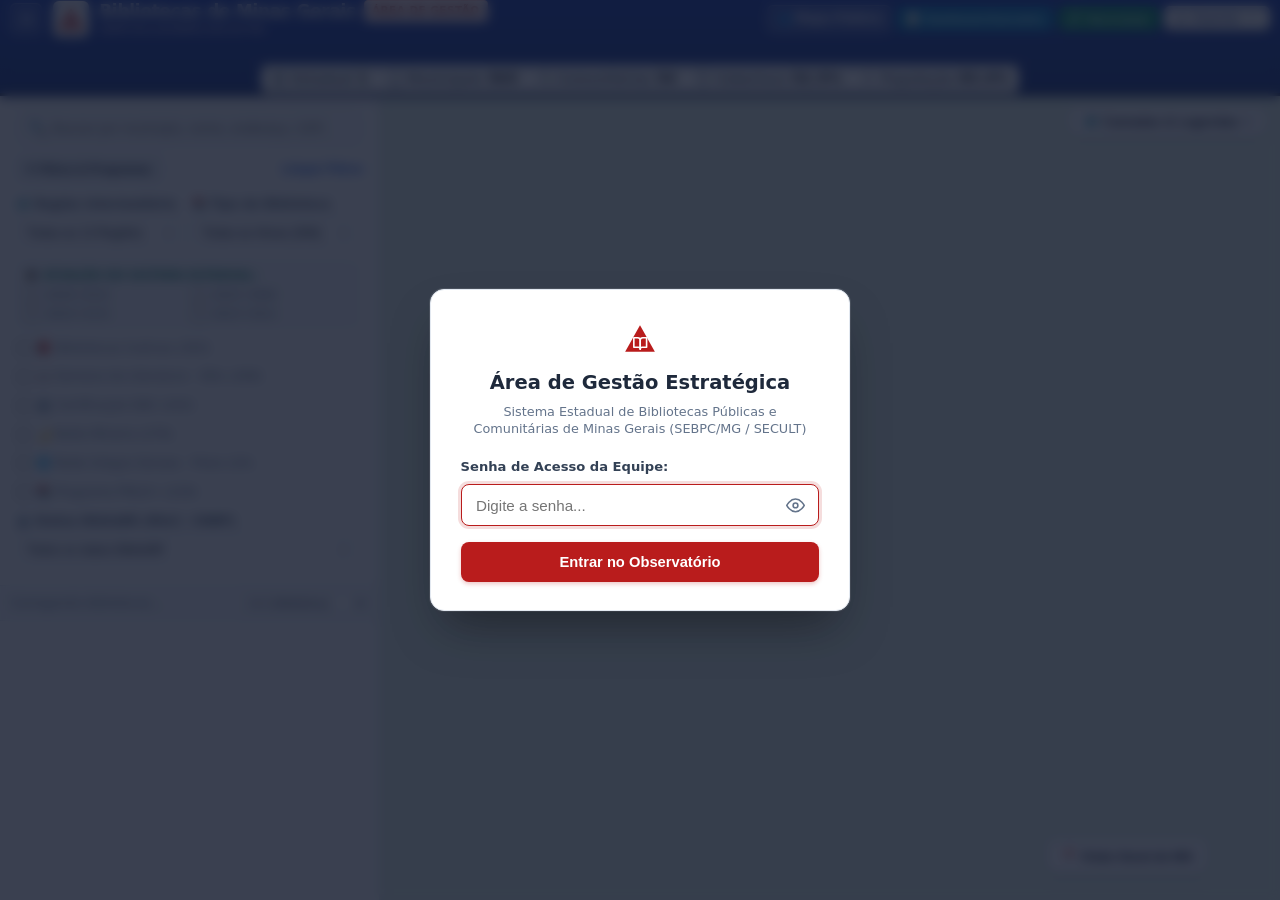
<file: 00_Plataforma_Gestao/index.html>
<!DOCTYPE html>
<html lang="pt-BR">
<head>
  <meta charset="UTF-8">
  <meta http-equiv="refresh" content="0; url=gestao.html">
  <meta name="viewport" content="width=device-width, initial-scale=1.0">
  <title>Observatório de Gestão Territorial | SEBPC/MG</title>
  <script>
    window.location.replace("gestao.html");
  </script>
</head>
<body>
  <p>Redirecionando para o <a href="gestao.html">Observatório de Gestão Territorial (SEBPC/MG)</a>...</p>
</body>
</html>
</file>
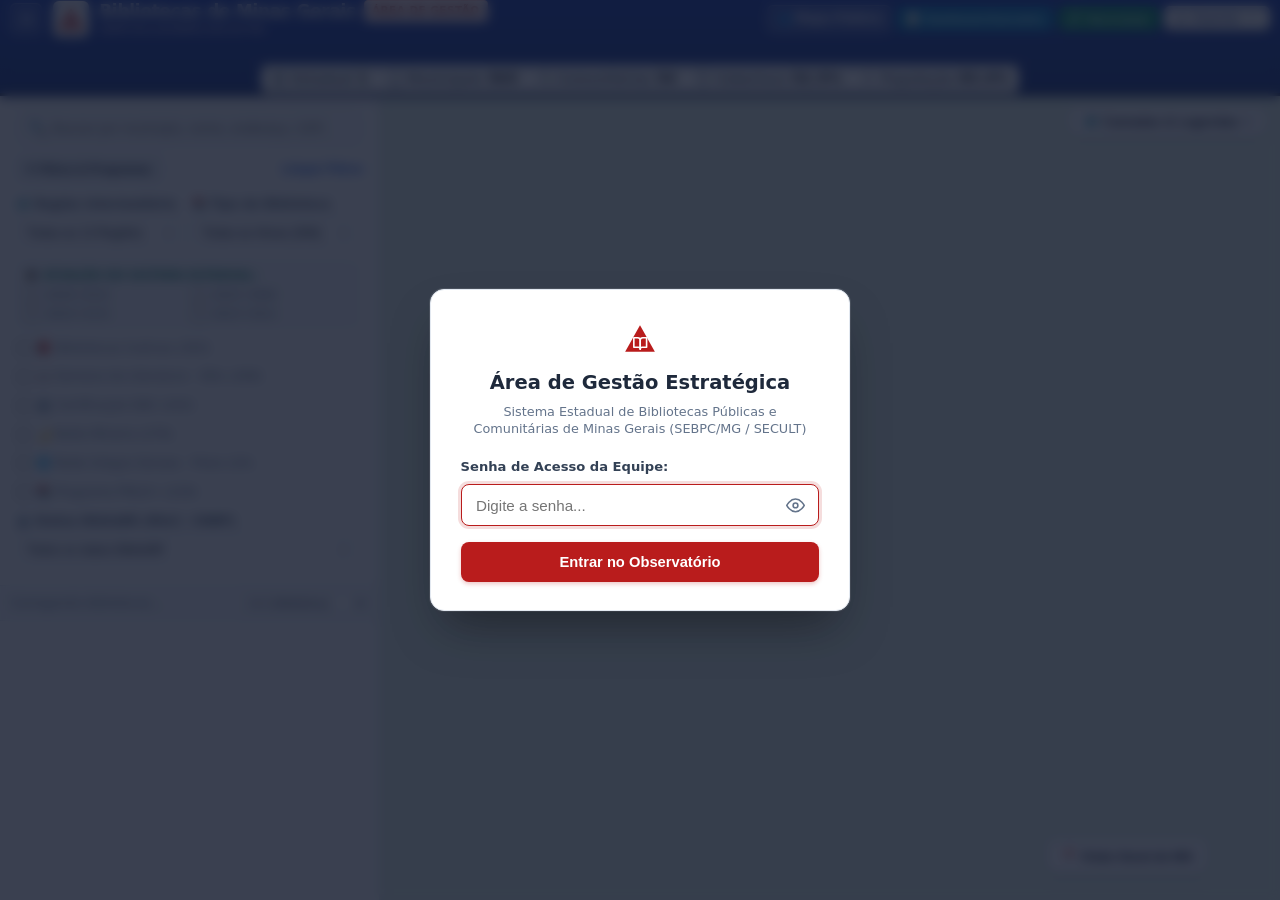
<file: 00_Plataforma_Gestao/gestao.html>
<!DOCTYPE html>
<html lang="pt-BR">
<head>
  <meta charset="UTF-8">
  <meta name="viewport" content="width=device-width, initial-scale=1.0">
  <meta name="color-scheme" content="light">
  <title>Observatório de Gestão Territorial | Bibliotecas de Minas Gerais</title>
  <link rel="icon" href="data:image/svg+xml,<svg xmlns=%22http://www.w3.org/2000/svg%22 viewBox=%220 0 100 100%22><text y=%22.9em%22 font-size=%2290%22>📚</text></svg>">
  
  <!-- Estilos da Aplicação -->
  <link rel="stylesheet" href="css/styles.css?v=20261107_auth_cookie">
  
  <!-- Leaflet & Leaflet.markercluster (100% Local / Zero Custo / Sem CDN) -->
  <link rel="stylesheet" href="vendor/leaflet/leaflet.css">
  <link rel="stylesheet" href="vendor/leaflet/MarkerCluster.css">
  <link rel="stylesheet" href="vendor/leaflet/MarkerCluster.Default.css">
  <script src="vendor/leaflet/leaflet.js"></script>
  <script src="vendor/leaflet/leaflet.markercluster.js"></script>

  <!-- Configuração e Autenticação da API Central de Dados (Consumo 100% via HTTP fetch) -->
  <script src="js/api_config.js?v=20261107_auth_cookie"></script>
</head>
<body data-mode="gestao">

  <!-- =======================================================================
       Modal de Proteção por Senha da Equipe SEBPC/MG (Validado no Backend via /api/auth/login)
       ======================================================================= -->
  <div id="auth-gate-overlay" class="auth-gate-overlay">
    <div class="auth-gate-card">
      <div class="auth-gate-header">
        <div class="auth-gate-emblem">
          <svg viewBox="0 0 32 32" width="34" height="34" aria-hidden="true">
            <polygon points="16,3 30,28 2,28" fill="#b91c1c" />
            <g transform="translate(9, 13) scale(0.6)" stroke="#ffffff" stroke-width="2.5" fill="none" stroke-linecap="round" stroke-linejoin="round">
              <path d="M2 3h6a4 4 0 0 1 4 4v14a3 3 0 0 0-3-3H2z"></path>
              <path d="M22 3h-6a4 4 0 0 0-4 4v14a3 3 0 0 1 3-3h7z"></path>
            </g>
          </svg>
        </div>
        <h2>Área de Gestão Estratégica</h2>
        <p>Sistema Estadual de Bibliotecas Públicas e Comunitárias de Minas Gerais (SEBPC/MG / SECULT)</p>
      </div>
      <form id="auth-gate-form" class="auth-gate-form" onsubmit="event.preventDefault(); window.checkGestaoAuth();">
        <label for="auth-gate-input">Senha de Acesso da Equipe:</label>
        <div class="auth-input-wrapper">
          <input type="password" id="auth-gate-input" placeholder="Digite a senha..." autofocus required autocomplete="current-password" />
          <button type="button" id="auth-toggle-pwd" class="btn-toggle-pwd" onclick="window.toggleGestaoPasswordVisibility()" title="Mostrar senha" aria-label="Mostrar senha">
            <svg id="auth-eye-open" viewBox="0 0 24 24" width="19" height="19" fill="none" stroke="currentColor" stroke-width="2" stroke-linecap="round" stroke-linejoin="round" aria-hidden="true">
              <path d="M1 12s4-8 11-8 11 8 11 8-4 8-11 8-11-8-11-8z"></path>
              <circle cx="12" cy="12" r="3"></circle>
            </svg>
            <svg id="auth-eye-closed" viewBox="0 0 24 24" width="19" height="19" fill="none" stroke="currentColor" stroke-width="2" stroke-linecap="round" stroke-linejoin="round" aria-hidden="true" style="display:none;">
              <path d="M17.94 17.94A10.07 10.07 0 0 1 12 20c-7 0-11-8-11-8a18.45 18.45 0 0 1 5.06-5.94M9.9 4.24A9.12 9.12 0 0 1 12 4c7 0 11 8 11 8a18.5 18.5 0 0 1-2.16 3.19m-6.72-1.07a3 3 0 1 1-4.24-4.24"></path>
              <line x1="1" y1="1" x2="23" y2="23"></line>
            </svg>
          </button>
        </div>
        <div id="auth-gate-error" class="auth-gate-error" style="display:none;">⚠️ Senha incorreta. Tente novamente.</div>
        <button type="submit" id="auth-gate-btn" class="btn-auth-submit">Entrar no Observatório</button>
      </form>
    </div>
  </div>

  <!-- =======================================================================
       Cabeçalho Superior (Header)
       ======================================================================= -->
  <header class="app-header header-two-rows">
    <!-- Linha 1: Identidade Institucional + Ações e Menus -->
    <div class="header-row-top">
      <div class="brand-section">
      <button type="button" class="btn-header btn-toggle-sidebar" id="btn-toggle-sidebar" title="Recolher / Expandir Painel Lateral" aria-label="Menu Lateral">
        <svg viewBox="0 0 24 24" width="16" height="16" fill="none" stroke="currentColor" stroke-width="2.2" stroke-linecap="round" stroke-linejoin="round" aria-hidden="true">
          <line x1="3" y1="6" x2="21" y2="6"></line>
          <line x1="3" y1="12" x2="21" y2="12"></line>
          <line x1="3" y1="18" x2="21" y2="18"></line>
        </svg>
      </button>
      <div class="brand-icon minas-flag-icon" aria-hidden="true" title="Bandeira de Minas Gerais • Libertas Quæ Sera Tamen">
        <svg viewBox="0 0 32 32" width="28" height="28" aria-hidden="true">
          <polygon points="16,3 30,28 2,28" fill="#b91c1c" />
          <g transform="translate(9, 13) scale(0.6)" stroke="#ffffff" stroke-width="2.5" fill="none" stroke-linecap="round" stroke-linejoin="round">
            <path d="M2 3h6a4 4 0 0 1 4 4v14a3 3 0 0 0-3-3H2z"></path>
            <path d="M22 3h-6a4 4 0 0 0-4 4v14a3 3 0 0 1 3-3h7z"></path>
          </g>
        </svg>
      </div>
      <div class="brand-titles">
        <div style="display: flex; align-items: center; gap: 0.5rem;">
          <h1>Bibliotecas de Minas Gerais</h1>
          <span class="badge-modo-gestao" title="Ambiente restrito de governança e diagnóstico territorial">Área de Gestão</span>
        </div>
        <p>SEBPC/DLLLB/SBMEC/SECULT-MG</p>
      </div>
    </div>

      <!-- Ações no Topo -->
    <div class="header-actions">
      <!-- Link para o Mapa Público Cidadão -->
      <a href="../00_Plataforma_Publico_Geral/index.html" target="_blank" rel="noopener noreferrer" class="btn-header btn-header-publico" id="btn-link-publico" title="Abrir o Mapa Público Cidadão das Bibliotecas em uma nova aba" style="text-decoration: none; display: inline-flex; align-items: center; gap: 0.3rem;">
        <span class="btn-icon">👥</span>
        <span>Mapa Público</span>
      </a>

      <!-- 0. Alternador de Modo: Mapa <-> Dashboard Executivo -->
      <button type="button" class="btn-header btn-header-dashboard" id="btn-toggle-dashboard-mode" title="Alternar entre a visualização cartográfica e o Dashboard Executivo Analítico">
        <span class="btn-icon">📊</span>
        <span>Dashboard Executivo</span>
      </button>

      <!-- 1. Botão de Sincronização Direta com o Google Drive (Destaque Primário) -->
      <button type="button" class="btn-header btn-header-sync" id="btn-sync-drive" title="Sincronizar dados em tempo real com as planilhas oficiais do Google Drive">
        <span id="sync-icon" class="sync-icon-box" aria-hidden="true">
          <svg viewBox="0 0 24 24" width="13" height="13" fill="none" stroke="currentColor" stroke-width="2.2" stroke-linecap="round" stroke-linejoin="round">
            <path d="M21.5 2v6h-6M2.5 22v-6h6M2 11.5a10 10 0 0 1 18.8-4.3M22 12.5a10 10 0 0 1-18.8 4.2"></path>
          </svg>
        </span>
        <span>Sincronizar</span>
      </button>

      <!-- Menu Suspenso Unificado "Exportar" -->
      <div class="export-dropdown-wrapper" id="export-dropdown-wrapper">
        <button type="button" class="btn-header btn-export-main" id="btn-export-menu" aria-haspopup="true" aria-expanded="false" title="Exportar dados da plataforma em Excel ou CSV">
          <span class="export-main-icon" aria-hidden="true">
            <svg viewBox="0 0 24 24" width="14" height="14" fill="none" stroke="currentColor" stroke-width="2" stroke-linecap="round" stroke-linejoin="round">
              <path d="M21 15v4a2 2 0 0 1-2 2H5a2 2 0 0 1-2-2v-4"></path>
              <polyline points="7 10 12 15 17 10"></polyline>
              <line x1="12" y1="15" x2="12" y2="3"></line>
            </svg>
          </span>
          <span>Exportar</span>
          <span class="dropdown-caret" id="export-dropdown-caret" aria-hidden="true">
            <svg viewBox="0 0 24 24" width="12" height="12" fill="none" stroke="currentColor" stroke-width="2.2" stroke-linecap="round" stroke-linejoin="round">
              <polyline points="6 9 12 15 18 9"></polyline>
            </svg>
          </span>
        </button>
        <div class="export-dropdown-menu" id="export-dropdown-menu" role="menu">
          <div class="dropdown-section-title">Bibliotecas da Visualização</div>
          <button type="button" class="dropdown-item" id="btn-export-excel" role="menuitem" title="Exportar bibliotecas filtradas em planilha Excel (.xlsx) formatada e colorida com as regiões">
            <span class="item-icon" aria-hidden="true">
              <svg viewBox="0 0 24 24" width="18" height="18" fill="none" stroke="#10b981" stroke-width="1.8" stroke-linecap="round" stroke-linejoin="round">
                <path d="M14 2H6a2 2 0 0 0-2 2v16a2 2 0 0 0 2 2h12a2 2 0 0 0 2-2V8z"></path>
                <polyline points="14 2 14 8 20 8"></polyline>
                <line x1="8" y1="13" x2="16" y2="13"></line>
                <line x1="8" y1="17" x2="16" y2="17"></line>
                <line x1="10" y1="9" x2="8" y2="9"></line>
              </svg>
            </span>
            <div class="item-content">
              <div class="item-title">Excel Formatado (.xlsx)</div>
              <div class="item-desc">Com cores das regiões, estilos e resumo executivo</div>
            </div>
          </button>
          <button type="button" class="dropdown-item" id="btn-export-csv" role="menuitem" title="Exportar bibliotecas filtradas na tela para planilha CSV">
            <span class="item-icon" aria-hidden="true">
              <svg viewBox="0 0 24 24" width="18" height="18" fill="none" stroke="#38bdf8" stroke-width="1.8" stroke-linecap="round" stroke-linejoin="round">
                <path d="M14 2H6a2 2 0 0 0-2 2v16a2 2 0 0 0 2 2h12a2 2 0 0 0 2-2V8z"></path>
                <polyline points="14 2 14 8 20 8"></polyline>
                <line x1="16" y1="13" x2="8" y2="13"></line>
                <line x1="16" y1="17" x2="8" y2="17"></line>
                <polyline points="10 9 9 9 8 9"></polyline>
              </svg>
            </span>
            <div class="item-content">
              <div class="item-title">CSV Filtrado (.csv)</div>
              <div class="item-desc">Planilha leve das bibliotecas exibidas</div>
            </div>
          </button>

          <div class="dropdown-divider"></div>

          <div class="dropdown-section-title">Panorama Territorial (853 Municípios)</div>
          <button type="button" class="dropdown-item" id="btn-export-excel-diag" role="menuitem" title="Exportar diagnóstico completo dos 853 municípios de MG em Excel formatado (.xlsx)">
            <span class="item-icon" aria-hidden="true">
              <svg viewBox="0 0 24 24" width="18" height="18" fill="none" stroke="#34d399" stroke-width="1.8" stroke-linecap="round" stroke-linejoin="round">
                <rect x="3" y="3" width="18" height="18" rx="2" ry="2"></rect>
                <line x1="3" y1="9" x2="21" y2="9"></line>
                <line x1="9" y1="21" x2="9" y2="9"></line>
              </svg>
            </span>
            <div class="item-content">
              <div class="item-title">Diagnóstico 853 em Excel (.xlsx)</div>
              <div class="item-desc">Com cores semafóricas cartográficas e quadro síntese</div>
            </div>
          </button>
          <button type="button" class="dropdown-item" id="btn-export-diagnostico" role="menuitem" title="Exportar diagnóstico territorial completo dos 853 municípios em CSV">
            <span class="item-icon" aria-hidden="true">
              <svg viewBox="0 0 24 24" width="18" height="18" fill="none" stroke="#f59e0b" stroke-width="1.8" stroke-linecap="round" stroke-linejoin="round">
                <path d="M14 2H6a2 2 0 0 0-2 2v16a2 2 0 0 0 2 2h12a2 2 0 0 0 2-2V8z"></path>
                <polyline points="14 2 14 8 20 8"></polyline>
                <line x1="8" y1="12" x2="16" y2="12"></line>
                <line x1="8" y1="16" x2="12" y2="16"></line>
              </svg>
            </span>
            <div class="item-content">
              <div class="item-title">Diagnóstico 853 em CSV (.csv)</div>
              <div class="item-desc">Panorama de todos os municípios de MG</div>
            </div>
          </button>
        </div>
      </div>
    </div>
    </div>

    <!-- Linha 2: Painel de Indicadores da Rede Estadual -->
    <div class="header-row-bottom">
      <!-- Painel de Indicadores de Cobertura e Rede -->
    <div class="stats-strip" role="region" aria-label="Indicadores da Rede Estadual">
      <!-- 1. Estadual (Lilás) -->
      <div class="stat-pill estadual" id="pill-estadual" title="Biblioteca Pública Estadual de Minas Gerais (Praça da Liberdade - Belo Horizonte). Clique para localizar no mapa." style="cursor: pointer;">
        <span class="metric-dot" aria-hidden="true"></span>
        <svg class="stat-pill-icon" viewBox="0 0 24 24" width="14" height="14" fill="none" stroke="currentColor" stroke-width="1.8" stroke-linecap="round" stroke-linejoin="round" aria-hidden="true">
          <path d="M3 21h18M3 10h18M5 10v11M19 10v11M9 10v11M15 10v11M12 2L2 7h20L12 2z"></path>
        </svg>
        <span class="metric-label">Estadual</span>
        <span class="num" id="stat-estaduais">1</span>
      </div>

      <!-- 2. Públicas (Azul) -->
      <div class="stat-pill publica" title="Municípios com Bibliotecas Públicas Ativas (502 municipais + 1 estadual)">
        <span class="metric-dot" aria-hidden="true"></span>
        <svg class="stat-pill-icon" viewBox="0 0 24 24" width="14" height="14" fill="none" stroke="currentColor" stroke-width="1.8" stroke-linecap="round" stroke-linejoin="round" aria-hidden="true">
          <path d="M4 19.5A2.5 2.5 0 0 1 6.5 17H20"></path>
          <path d="M6.5 2H20v20H6.5A2.5 2.5 0 0 1 4 19.5v-15A2.5 2.5 0 0 1 6.5 2z"></path>
        </svg>
        <span class="metric-label">Municipais</span>
        <span class="num" id="stat-publicas">503</span>
        <span class="sub" id="stat-mun-com-pub">(448 mun.)</span>
      </div>

      <!-- 3. Comunitárias (Verde) -->
      <div class="stat-pill comunitaria" title="Bibliotecas Comunitárias (Sociedade Civil - Mantidas independentemente da rede pública)">
        <span class="metric-dot" aria-hidden="true"></span>
        <svg class="stat-pill-icon" viewBox="0 0 24 24" width="14" height="14" fill="none" stroke="currentColor" stroke-width="1.8" stroke-linecap="round" stroke-linejoin="round" aria-hidden="true">
          <path d="M17 21v-2a4 4 0 0 0-4-4H5a4 4 0 0 0-4 4v2"></path>
          <circle cx="9" cy="7" r="4"></circle>
          <path d="M23 21v-2a4 4 0 0 0-3-3.87"></path>
          <path d="M16 3.13a4 4 0 0 1 0 7.75"></path>
        </svg>
        <span class="metric-label">Comunitárias</span>
        <span class="num" id="stat-comunitarias">54</span>
      </div>

      <!-- 4. Cobertura (Âmbar) -->
      <div class="stat-pill cobertura" title="Municípios com biblioteca pública (448 de 853)">
        <span class="metric-dot" aria-hidden="true"></span>
        <svg class="stat-pill-icon" viewBox="0 0 24 24" width="14" height="14" fill="none" stroke="currentColor" stroke-width="1.8" stroke-linecap="round" stroke-linejoin="round" aria-hidden="true">
          <path d="M21 10c0 7-9 13-9 13s-9-6-9-13a9 9 0 0 1 18 0z"></path>
          <circle cx="12" cy="10" r="3"></circle>
        </svg>
        <span class="metric-label">Cobertura</span>
        <span class="num" id="stat-cobertura">52.5%</span>
        <span class="sub" id="stat-cobertura-mun">(448 mun.)</span>
      </div>

      <!-- 5. População (Teal) -->
      <div class="stat-pill populacao" id="pill-populacao" title="Cobertura Populacional: 83,4% da população mineira reside em municípios com biblioteca pública ativa (Censo IBGE 2022: 17.128.362 de 20.539.989 habitantes)" style="cursor: pointer;">
        <span class="metric-dot" aria-hidden="true"></span>
        <svg class="stat-pill-icon" viewBox="0 0 24 24" width="14" height="14" fill="none" stroke="currentColor" stroke-width="1.8" stroke-linecap="round" stroke-linejoin="round" aria-hidden="true">
          <circle cx="12" cy="7" r="4"></circle>
          <path d="M5.5 21v-2a6.5 6.5 0 0 1 13 0v2"></path>
        </svg>
        <span class="metric-label">População</span>
        <span class="num" id="stat-populacao-cobertura">83.4%</span>
        <span class="sub" id="stat-populacao-total">(17,1M hab.)</span>
      </div>
    </div>
    </div>
  </header>

  <!-- =======================================================================
       Visão do Dashboard Executivo Analítico (Tela Cheia / Projeção)
       ======================================================================= -->
  <section class="dashboard-view-wrapper" id="dashboard-view" style="display: none;" role="region" aria-label="Dashboard Executivo da Diretoria e Coordenação">
    <!-- Renderizado dinamicamente por js/dashboard.js -->
  </section>

  <!-- =======================================================================
       Layout Principal: Sidebar + Google Maps
       ======================================================================= -->
  <main class="main-layout">

    <!-- Painel Lateral de Busca e Lista -->
    <aside class="sidebar" id="sidebar">
      
      <!-- Seção de Busca e Filtros -->
      <section class="search-filter-section">
        <!-- Campo de Pesquisa Textual -->
        <div class="search-input-box">
          <span class="search-icon">🔍</span>
          <input 
            type="text" 
            id="search-input" 
            placeholder="Buscar por município, nome, endereço, CEP..." 
            autocomplete="off"
            aria-label="Pesquisar biblioteca por município, nome, endereço ou CEP">
          <button type="button" class="btn-clear-search" id="btn-clear-search" title="Limpar busca">✕</button>
        </div>

        <!-- Barra de Controle dos Filtros com Botão de Recolher/Expandir -->
        <div class="filters-header-bar">
          <button type="button" class="btn-toggle-filters" id="btn-toggle-filters" title="Recolher ou expandir filtros para dar mais espaço à lista de bibliotecas">
            <span id="toggle-filters-icon">▾</span>
            <span id="toggle-filters-text">Filtros & Programas</span>
          </button>
          <button type="button" class="btn-reset-filters" id="btn-reset-filters">
            Limpar Filtros
          </button>
        </div>

        <div class="filters-collapsible-body" id="filters-collapsible-body">
          <!-- Menus Suspensos de Filtro: Região Intermediária e Tipo de Biblioteca -->
          <div class="filter-dropdown-grid">
            <div class="filter-group">
              <label for="filter-region">🗺️ Região Intermediária</label>
              <select id="filter-region" aria-label="Filtrar por Região Intermediária">
                <option value="all">Todas as 13 Regiões</option>
              </select>
            </div>
            <div class="filter-group">
              <label for="filter-type">📚 Tipo de Biblioteca</label>
              <select id="filter-type" aria-label="Filtrar por Tipo de Biblioteca">
                <option value="all">Todas as Ativas (568)</option>
                <option value="Pública Municipal">📘 Públicas Municipais (512)</option>
                <option value="Comunitária">👥 Comunitárias (55)</option>
                <option value="Estadual">🏛️ Estadual (1)</option>
              </select>
            </div>
          </div>

          <!-- Toggles e Ações -->
          <div class="filter-options-stack">
          <!-- Grade Compacta 2x2 para Ações do Sistema (Economiza espaço vertical) -->
            <div class="grid-acoes-sistema-box">
              <span class="grid-acoes-title">🎓 Atuação do Sistema Estadual:</span>
              <div class="grid-acoes-sistema">
                <label class="checkbox-label" title="Ações do Sistema em 2026">
                  <input type="checkbox" id="check-sistema-acoes">
                  <span id="label-sistema-count">2026 (252)</span>
                </label>
                <label class="checkbox-label" title="Ações do Sistema em 2025">
                  <input type="checkbox" id="check-sistema-acoes-2025">
                  <span id="label-sistema-2025-count">2025 (368)</span>
                </label>
                <label class="checkbox-label" title="Ações do Sistema em 2024">
                  <input type="checkbox" id="check-sistema-acoes-2024">
                  <span id="label-sistema-2024-count">2024 (315)</span>
                </label>
                <label class="checkbox-label" title="Ações do Sistema em 2023">
                  <input type="checkbox" id="check-sistema-acoes-2023">
                  <span id="label-sistema-2023-count">2023 (341)</span>
                </label>
              </div>
            </div>

            <div class="filter-option-row">
              <label class="checkbox-label" title="Exibir exclusivamente municípios com bibliotecas inativas (fechadas, em reforma ou sem informação atualizada)">
                <input type="checkbox" id="check-only-closed">
                <span id="label-only-closed-count">📕 Bibliotecas Inativas (393)</span>
              </label>
            </div>

            <div class="subfilters-closed-wrap" id="subfilters-closed" style="display: none;">
              <div class="subfilters-label">Filtrar recorte dos 405 municípios sem biblioteca pública:</div>
              <div class="subfilters-pills-row">
                <button type="button" class="btn-subfilter-pill active" data-submode="all" title="Exibir todos os 405 municípios sem biblioteca pública">Todos sem Pública (405)</button>
                <button type="button" class="btn-subfilter-pill highlight-info" data-submode="com_diagnostico" title="Municípios com informações ou diagnósticos de busca ativa preenchidos na Minas Criativa">💡 Com Informação / Diagnóstico (65)</button>
                <button type="button" class="btn-subfilter-pill highlight-pop" data-submode="maiores_20k" title="Municípios com mais de 20 mil habitantes sem biblioteca pública">🔥 > 20k hab. (28)</button>
                <button type="button" class="btn-subfilter-pill" data-submode="fechada" title="Municípios com biblioteca fechada ou em reforma">📕 Fechada/Reforma</button>
                <button type="button" class="btn-subfilter-pill highlight-warning" data-submode="sem_dados_registro" title="Municípios sem biblioteca pública sem informação atualizada">⚠️ Sem informação atualizada (340)</button>
              </div>
            </div>

            <div class="filter-option-row">
              <label class="checkbox-label" title="Filtrar bibliotecas participantes da Semana Estadual de Incentivo à Literatura (SEIL)">
                <input type="checkbox" id="check-seil-only">
                <span id="label-seil-count">📖 Semana da Literatura - SEIL (268)</span>
              </label>
            </div>

            <!-- Subfiltro Específico de Edições da SEIL -->
            <div class="subfilters-seil-wrap" id="subfilters-seil" style="display: none;">
              <div class="subfilters-label">Edição da SEIL:</div>
              <div class="subfilters-pills-row" id="pills-seil-quick">
                <button type="button" class="btn-subfilter-pill-seil active" data-ed="all" title="Todas as edições da SEIL">Todas (268)</button>
                <button type="button" class="btn-subfilter-pill-seil highlight-latest" data-ed="6ª (2026)" title="6ª Edição (2026)">6ª (182)</button>
                <button type="button" class="btn-subfilter-pill-seil" data-ed="5ª (2025)" title="5ª Edição (2025)">5ª (132)</button>
                <button type="button" class="btn-subfilter-pill-seil" data-ed="4ª (2024)" title="4ª Edição (2024)">4ª (97)</button>
                <button type="button" class="btn-subfilter-pill-seil" data-ed="3ª (2023)" title="3ª Edição (2023)">3ª (151)</button>
                <button type="button" class="btn-subfilter-pill-seil" data-ed="2ª (2022)" title="2ª Edição (2022)">2ª (112)</button>
                <button type="button" class="btn-subfilter-pill-seil" data-ed="1ª (2021)" title="1ª Edição (2021)">1ª (68)</button>
              </div>
              <select id="select-seil-edition" class="select-seil-edition" aria-label="Filtrar por edição específica da SEIL">
                <option value="all">Todas as 6 Edições (268)</option>
              </select>
            </div>

            <div class="filter-option-row">
              <label class="checkbox-label" title="Filtrar bibliotecas com Declaração de Acervos Culturais (DAC) deferida">
                <input type="checkbox" id="check-dac-only">
                <span id="label-dac-count">🏛️ Certificação DAC (242)</span>
              </label>
            </div>

            <div class="filter-option-row">
              <label class="checkbox-label" title="Filtrar bibliotecas participantes da Noite Mineira de Museus e Bibliotecas (NMMB)">
                <input type="checkbox" id="check-nmmb-only">
                <span id="label-nmmb-count">🌙 Noite Mineira (276)</span>
              </label>
            </div>

            <!-- Subfiltro Específico de Edições da Noite Mineira -->
            <div class="subfilters-nmmb-wrap" id="subfilters-nmmb" style="display: none;">
              <div class="subfilters-label">Edição da Noite Mineira:</div>
              <div class="subfilters-pills-row" id="pills-nmmb-quick">
                <button type="button" class="btn-subfilter-pill-nmmb active" data-ed="all" title="Todas as edições da Noite Mineira">Todas (276)</button>
                <button type="button" class="btn-subfilter-pill-nmmb highlight-latest" data-ed="18ª (26/11/2026)" title="18ª Edição (26/11/2026) - Consciência Negra">18ª Consciência Negra (80)</button>
                <button type="button" class="btn-subfilter-pill-nmmb" data-ed="17ª (18/06/2026)" title="17ª Edição (18/06/2026)">17ª (121)</button>
                <button type="button" class="btn-subfilter-pill-nmmb" data-ed="16ª (09/04/2026)" title="16ª Edição (09/04/2026)">16ª (113)</button>
                <button type="button" class="btn-subfilter-pill-nmmb" data-ed="15ª (26/02/2026)" title="15ª Edição (26/02/2026)">15ª (132)</button>
              </div>
              <select id="select-nmmb-edition" class="select-nmmb-edition" aria-label="Filtrar por edição específica da Noite Mineira">
                <option value="all">Todas as 18 Edições (276)</option>
              </select>
            </div>

            <div class="filter-option-row">
              <label class="checkbox-label" title="Filtrar as 24 Bibliotecas-Polo Regionais da Rede Integra Geraes (SEBPC/Secult-MG)">
                <input type="checkbox" id="check-rede-integra">
                <span id="label-rede-integra-count">🌐 Rede Integra Geraes - Polos (24)</span>
              </label>
            </div><div class="filter-option-row">
              <label class="checkbox-label" title="Filtrar bibliotecas que receberam livros do PNLD+">
                <input type="checkbox" id="check-pnld-only">
                <span id="label-pnld-count">📚 Programa PNLD+ (229)</span>
              </label>
            </div>

            <!-- Menu Suspenso de Seleção Única: Status BiblioBR -->
          <div class="filter-group filter-group-bibliobr" style="margin-top: 0.2rem; margin-bottom: 0.25rem;">
            <label for="select-status-bibliobr" title="Filtrar bibliotecas pelo status exclusivo de cadastro na plataforma nacional BiblioBR (MinC/SNBP)">
              🏛️ Status BiblioBR (MinC / SNBP)
            </label>
            <select id="select-status-bibliobr" aria-label="Filtrar por Status no BiblioBR">
              <option value="all">Todos os status BiblioBR</option>
              <option value="cadastradas">🏛️ Cadastradas na BiblioBR (424)</option>
              <option value="Aguardando análise">⏳ Aguardando análise (10)</option>
              <option value="Aprovado">✅ Aprovado (179)</option>
              <option value="Em análise Gestor Minc">🔍 Em análise Gestor MinC (3)</option>
              <option value="Em diligência">⚠️ Em diligência (17)</option>
              <option value="Indeferido">❌ Indeferido (20)</option>
              <option value="Não iniciou o cadastro">⚪ Não iniciou o cadastro (145)</option>
              <option value="Rascunho">📝 Rascunho (195)</option>
            </select>
          </div>

            
          </div>
        </div>
      </section>

      <!-- Barra de Resumo e Ordenação -->
      <div class="results-summary-bar">
        <span id="results-count">Carregando bibliotecas...</span>
        <div class="sort-select-wrapper">
          <select id="select-sort-order" class="select-sort-order" title="Ordenar lista de municípios/bibliotecas">
            <option value="alpha">A-Z (Alfabética)</option>
            <option value="pop_desc">👥 Maior População (Censo 2022)</option>
            <option value="pop_asc">👥 Menor População (Censo 2022)</option>
          </select>
        </div>
        <button type="button" class="btn-clear-selection" id="btn-clear-selection" style="display: none;">
          ✕ Desmarcar
        </button>
      </div>

      <!-- Lista Dinâmica de Cards Compactos -->
      <div class="library-cards-container" id="library-cards-list">
        <!-- Injetado dinamicamente via app.js -->
      </div>
    </aside>

    <!-- Área do Mapa (Google Maps) -->
    <section class="map-container-wrapper">
      
      <!-- Container do Mapa -->
      <div id="map"></div>

      <!-- Indicador Flutuante de Zoom em Cidade com Botão de Voltar ao Mapa Geral -->
      <div id="map-zoom-indicator" class="map-zoom-indicator" style="display: none;">
        <span class="zoom-indicator-icon">📍</span>
        <span id="zoom-indicator-text">Visualizando município</span>
        <button type="button" id="btn-zoom-reset" class="btn-zoom-reset" title="Voltar para a visão geral de todo o estado de Minas Gerais">
          ↩ Ver Minas Gerais Inteira
        </button>
      </div>

      <!-- Botão Flutuante para Abrir/Fechar Painel de Camadas e Legenda -->
      <div class="map-floating-controls-wrapper">
        <button type="button" class="btn-floating-layers-toggle" id="btn-toggle-layers-panel">
          <span>🗺️ Camadas & Legendas</span>
          <span class="toggle-arrow" id="layers-panel-arrow">▾</span>
        </button>

        <!-- Painel Expansível de Camadas e Legendas -->
        <div class="map-layers-panel" id="map-layers-panel">
          <div class="layers-header">
            <span>Camadas Territoriais</span>
            <span style="font-size: 0.75rem; color: #64748b;">Ativar/Desativar</span>
          </div>

          <label class="layer-switch-item">
            <span><span class="layer-color-dot" style="background: #0284c7;"></span>Marcadores (Livros)</span>
            <input type="checkbox" id="layer-markers" checked>
          </label>

          <label class="layer-switch-item">
            <span><span class="layer-color-dot" style="background: #94a3b8;"></span>Divisão Municipal (853 mun.)</span>
            <input type="checkbox" id="layer-limits" checked>
          </label>

          <label class="layer-switch-item">
            <span><span class="layer-color-dot" style="background: #7c3aed;"></span>Divisão Regional (13 Regiões)</span>
            <input type="checkbox" id="layer-regional" checked>
          </label>

          <label class="layer-switch-item" title="Colorir o mapa inteiro de acordo com a situação de cada um dos 853 municípios (com pública, fechada, sem dados)">
            <span><span class="layer-color-dot" style="background: #0284c7;"></span>Situação dos Municípios (Colorir Malha)</span>
            <input type="checkbox" id="layer-coverage">
          </label>

          <label class="layer-switch-item">
            <span><span class="layer-color-dot" style="background: #dc2626;"></span>Bolhas de População (>20k hab.)</span>
            <input type="checkbox" id="layer-pop-bubbles">
          </label>
          <!-- Seletor de Mapa Base -->
          <div class="layers-header" style="margin-top: 0.75rem; padding-top: 0.45rem; border-top: 1px solid #e2e8f0;">
            <span>Estilo do Mapa Base</span>
          </div>
          <div style="padding: 0.35rem 0.5rem 0.65rem 0.5rem;">
            <select id="select-base-map" style="width: 100%; font-size: 0.78rem; padding: 0.4rem 0.6rem; border: 1px solid #cbd5e1; border-radius: 6px; background: #ffffff; color: #1e293b; font-weight: 600; cursor: pointer;">
              <option value="esri" selected>🛣️ Esri Vias e Logradouros (Padrão)</option>
              <option value="hot">🧡 OSM Humanitário (Vias Claras)</option>
              <option value="satellite">🛰️ Satélite (Foto Aérea)</option>
              <option value="topo">⛰️ Topográfico (Relevo)</option>
              <option value="osm">🗺️ OpenStreetMap France</option>
            </select>
          </div>



            <!-- Legenda Cobertura Cultural -->
            <div class="legend-block" id="legend-coverage-block" style="display: none;">
              <div class="legend-title">Cobertura Cultural dos 853 Municípios</div>
              <div class="coverage-legend-grid">
                <div class="cov-legend-item">
                  <span class="cov-color-box active-lib"></span>
                  <span><strong>Com Biblioteca Pública:</strong> 448 mun. (83,5% pop.)</span>
                </div>
                <div class="cov-legend-item">
                  <span class="cov-color-box closed-lib"></span>
                  <span><strong>Inativa (Fechada / Reforma):</strong> 5 mun.</span>
                </div>
                <div class="cov-legend-item">
                  <span class="cov-color-box comunitaria-only-lib"></span>
                  <span><strong>Apenas Comunitária:</strong> 6 mun.</span>
                </div>
                <div class="cov-legend-item">
                  <span class="cov-color-box sem-dados-registro-lib"></span>
                  <span><strong>Inativa (Sem informação atualizada):</strong> 394 mun.</span>
                </div>
              </div>
            </div>

            <!-- Legenda Mancha Populacional e Gravidade Demográfica (405 Municípios sem Pública) -->
            <div class="legend-block" id="legend-pop-block">
              <div class="legend-title">Mancha Populacional (405 Municípios sem Pública)</div>
              <div style="font-size: 0.72rem; color: #475569; margin-bottom: 0.35rem; line-height: 1.35;">
                Opacidade da malha proporcional à população (Censo IBGE 2022):
              </div>
              <div class="pop-density-legend-bar">
                <div class="pop-density-step s50k" title="Mais de 50 mil habitantes: opacidade 72% e borda reforçada">>50k</div>
                <div class="pop-density-step s20k" title="20 a 50 mil habitantes: opacidade 55%">20k–50k</div>
                <div class="pop-density-step s10k" title="10 a 20 mil habitantes: opacidade 40%">10k–20k</div>
                <div class="pop-density-step s5k" title="Até 10 mil habitantes: opacidade sutil 18% a 28%">&lt;10k</div>
              </div>
              <div class="legend-chips-row" style="margin-top: 0.45rem;">
                <span class="legend-dot-item"><span class="pop-bubble-sample tier-50k">105k</span> ⚠️ Grande Vazio (&gt;50k hab.)</span>
                <span class="legend-dot-item"><span class="pop-bubble-sample tier-20k">39k</span> ⚡ Vazio Demográfico (20k–50k)</span>
              </div>
            </div>




          </div>
        </div>
      </div>

      <!-- Botão Flutuante de Centralização no Estado -->
      <button type="button" class="btn-recenter-map" id="btn-recenter-map" title="Centralizar visualização em Minas Gerais">
        📍 Visão Geral de MG
      </button>
    </section>

  </main>

  <!-- Tooltip Flutuante Rico para Hover nos Cards da Sidebar -->
  <div class="card-rich-hover-tooltip" id="card-rich-tooltip"></div>

  <!-- =======================================================================
       Modal de Ficha Cadastral Completa da Biblioteca
       ======================================================================= -->
  <!-- =======================================================================
       Modal de Diagnóstico de Cobertura Populacional (Censo IBGE 2022)
       ======================================================================= -->
  <div class="modal-backdrop" id="populacao-modal" role="dialog" aria-modal="true" aria-labelledby="modal-populacao-title">
    <div class="modal-card modal-populacao-card" style="max-width: 600px;">
      <div class="modal-header" style="background: linear-gradient(to right, #f8fafc, #f1f5f9); border-bottom: 1px solid #e2e8f0; padding: 1.1rem 1.4rem;">
        <div style="display: flex; align-items: center; gap: 0.65rem;">
          <div style="width: 36px; height: 36px; border-radius: 8px; background: #e0f2fe; color: #0369a1; display: flex; align-items: center; justify-content: center; font-size: 1.25rem;">
            👥
          </div>
          <div>
            <h2 id="modal-populacao-title" style="font-size: 1.08rem; font-weight: 700; color: #0f172a; margin: 0; line-height: 1.25;">
              Diagnóstico de Cobertura Populacional
            </h2>
            <div style="font-size: 0.74rem; color: #64748b; font-weight: 500; margin-top: 2px;">
              Censo Demográfico IBGE 2022 • Dados Oficiais do Estado de Minas Gerais
            </div>
          </div>
        </div>
        <button type="button" class="btn-modal-close" title="Fechar modal" aria-label="Fechar modal">✕</button>
      </div>
      <div class="modal-body" id="modal-populacao-content" style="padding: 1.25rem; max-height: calc(85vh - 130px); overflow-y: auto;">
        <!-- Injetado dinamicamente via app.js -->
      </div>
      <div class="modal-footer" style="padding: 0.85rem 1.4rem; background: #f8fafc; border-top: 1px solid #e2e8f0; display: flex; justify-content: flex-end; gap: 0.5rem;">
        <button type="button" class="btn-header primary btn-modal-close" style="padding: 0.45rem 1.35rem; font-weight: 600;">
          Entendido
        </button>
      </div>
    </div>
  </div>

  <div class="modal-backdrop" id="details-modal">
    <div class="modal-card">
      <div class="modal-header">
        <h2 id="modal-library-title">Ficha da Biblioteca</h2>
        <button type="button" class="btn-modal-close" title="Fechar">✕</button>
      </div>
      <div class="modal-body" id="modal-details-content">
        <!-- Injetado dinamicamente via app.js -->
      </div>
      <div class="modal-footer">
        <a href="#" target="_blank" rel="noopener noreferrer" class="btn-header primary" id="btn-modal-route">
          🚗 Traçar Rota no Google Maps
        </a>
        <button type="button" class="btn-header btn-modal-close">
          Fechar
        </button>
      </div>
    </div>
  </div>

  <!-- Lógica da Aplicação -->
  <script src="js/app.js?v=20261009_sync_fix"></script>
  <script src="js/dashboard.js?v=20261009_nota_equipe"></script>

</body>
</html>
</file>
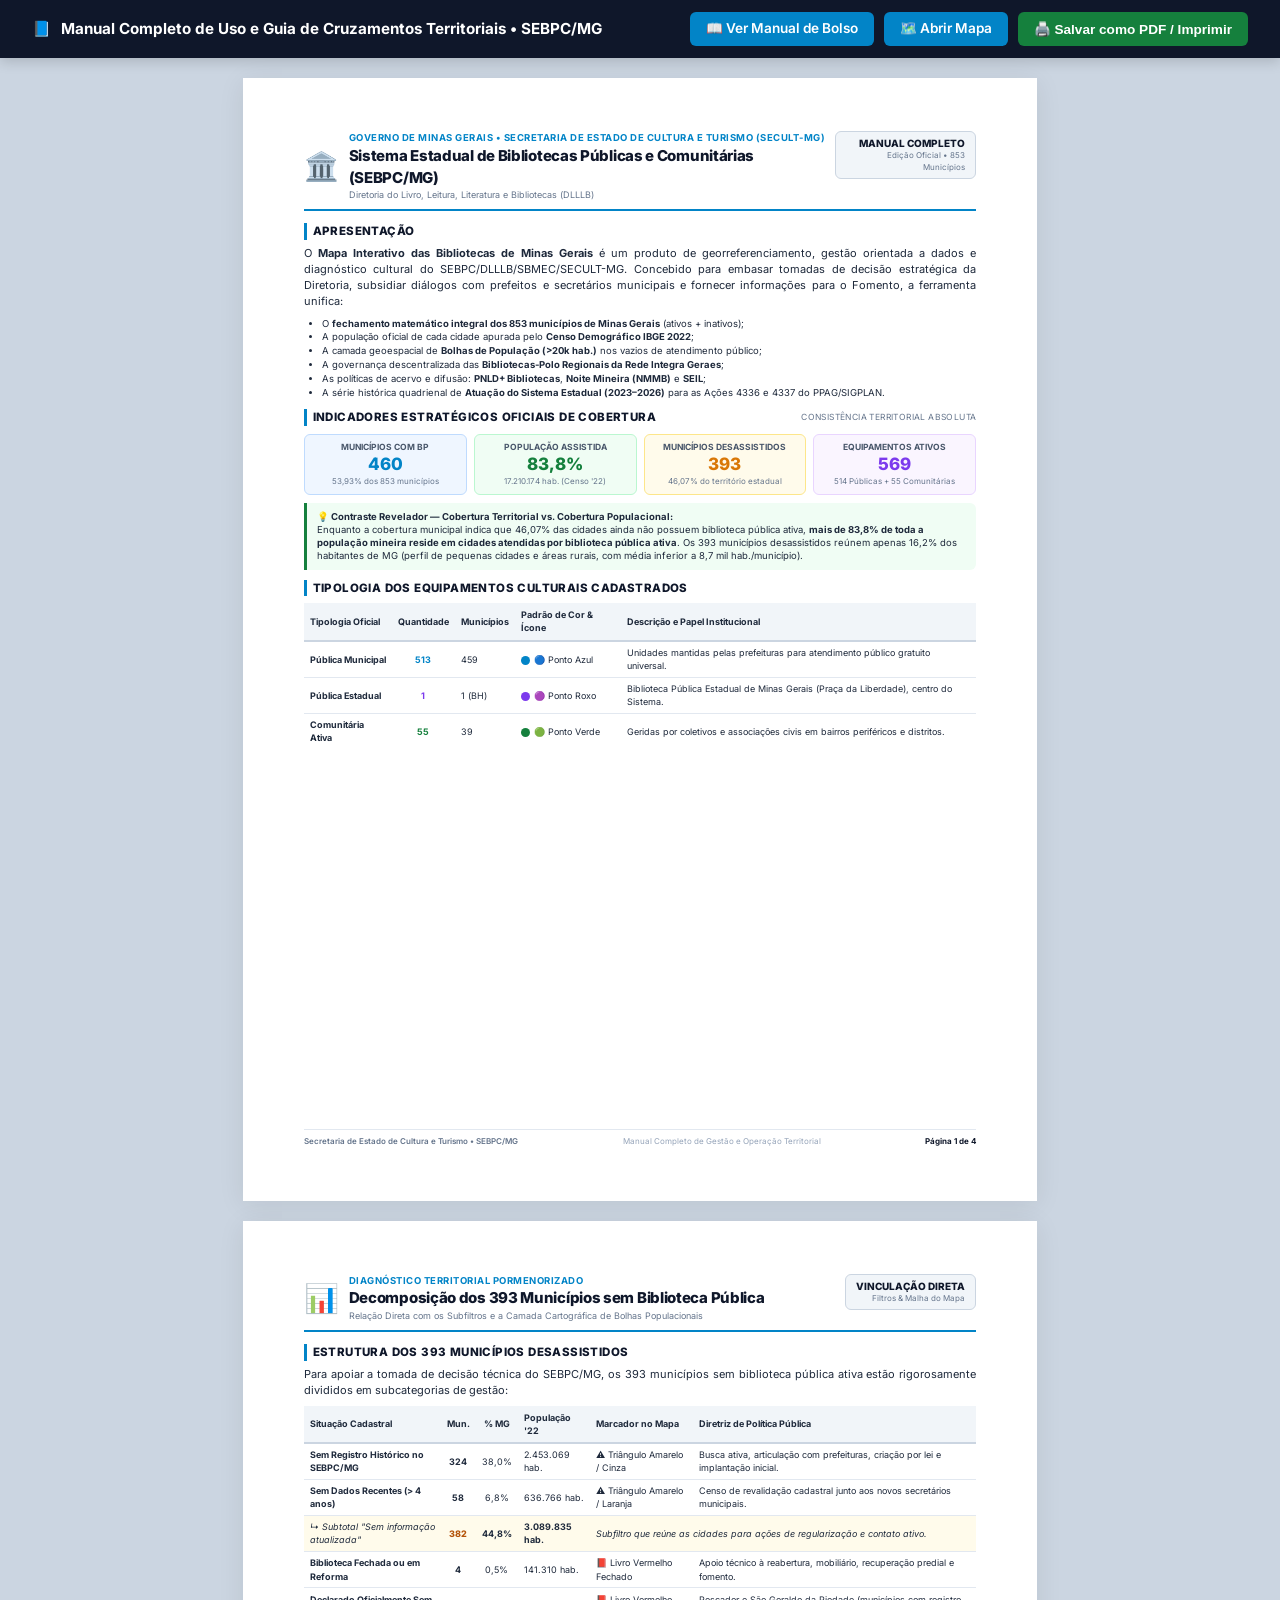
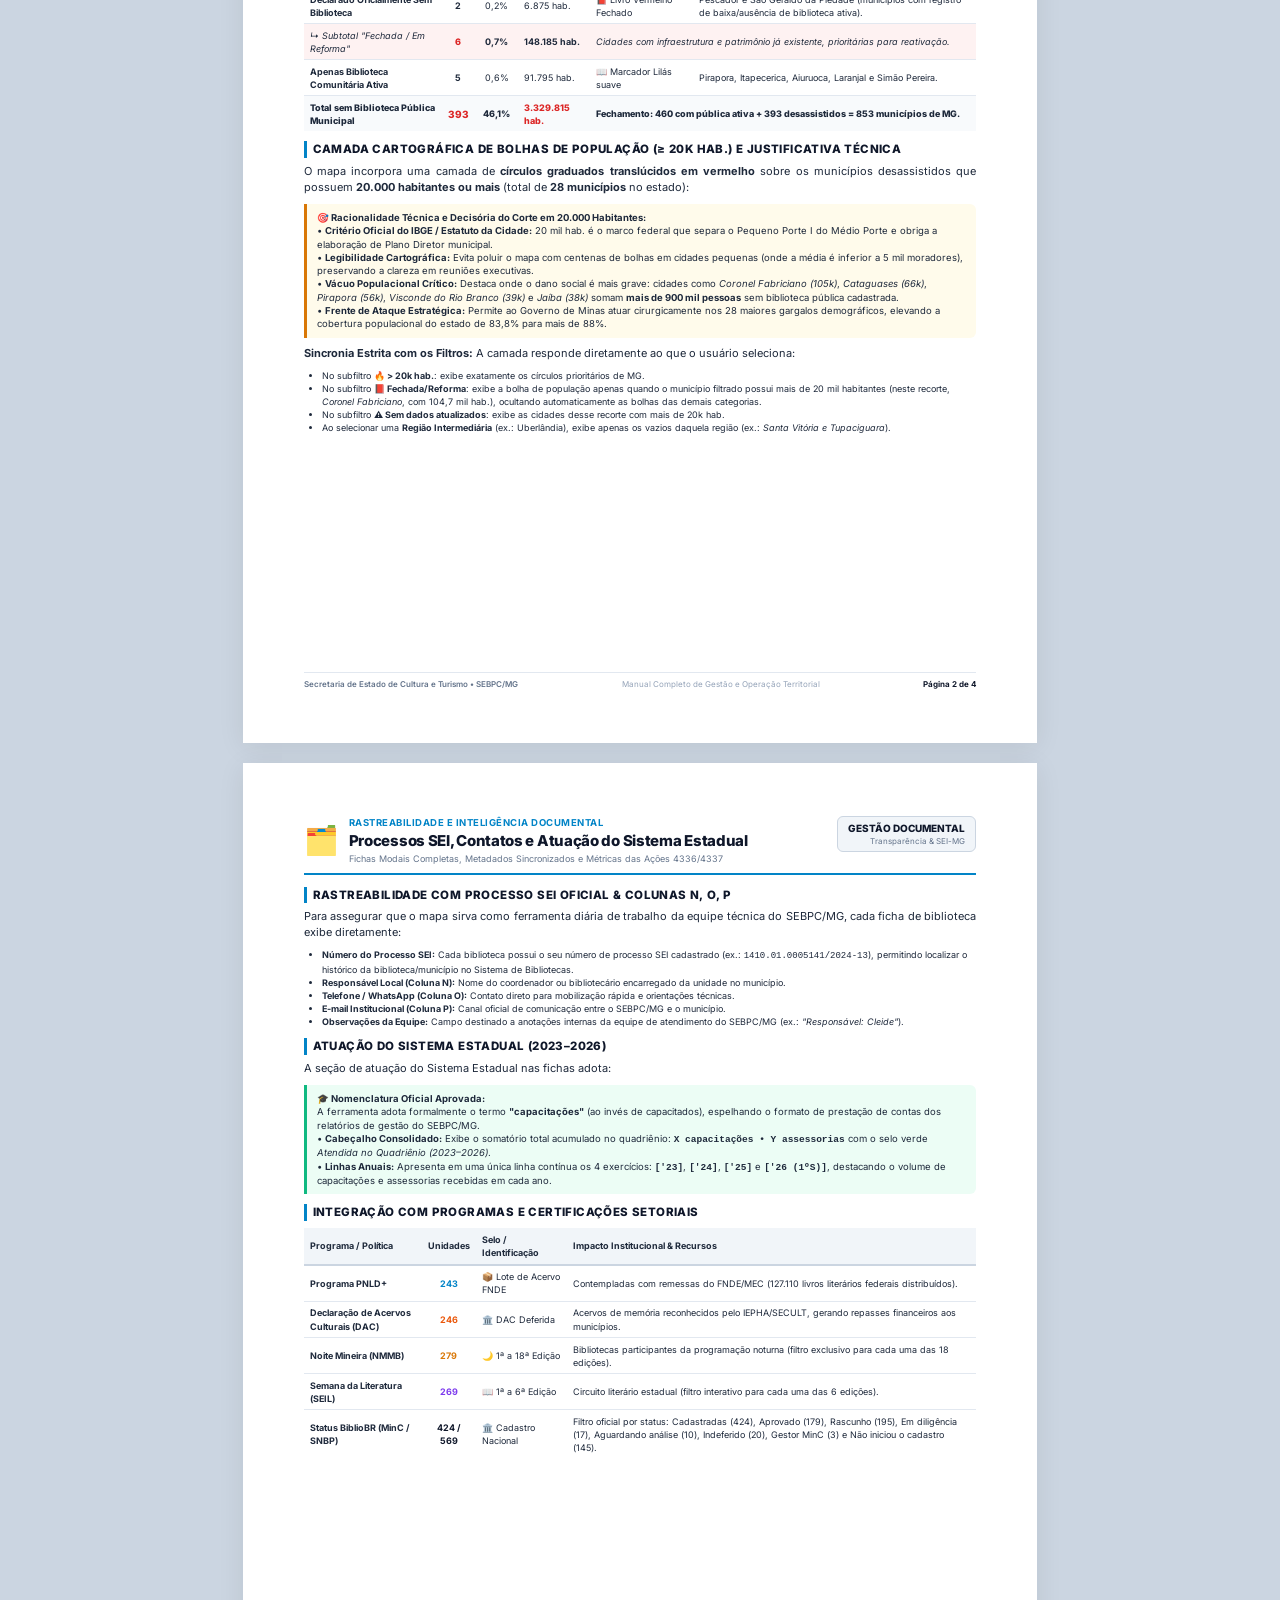
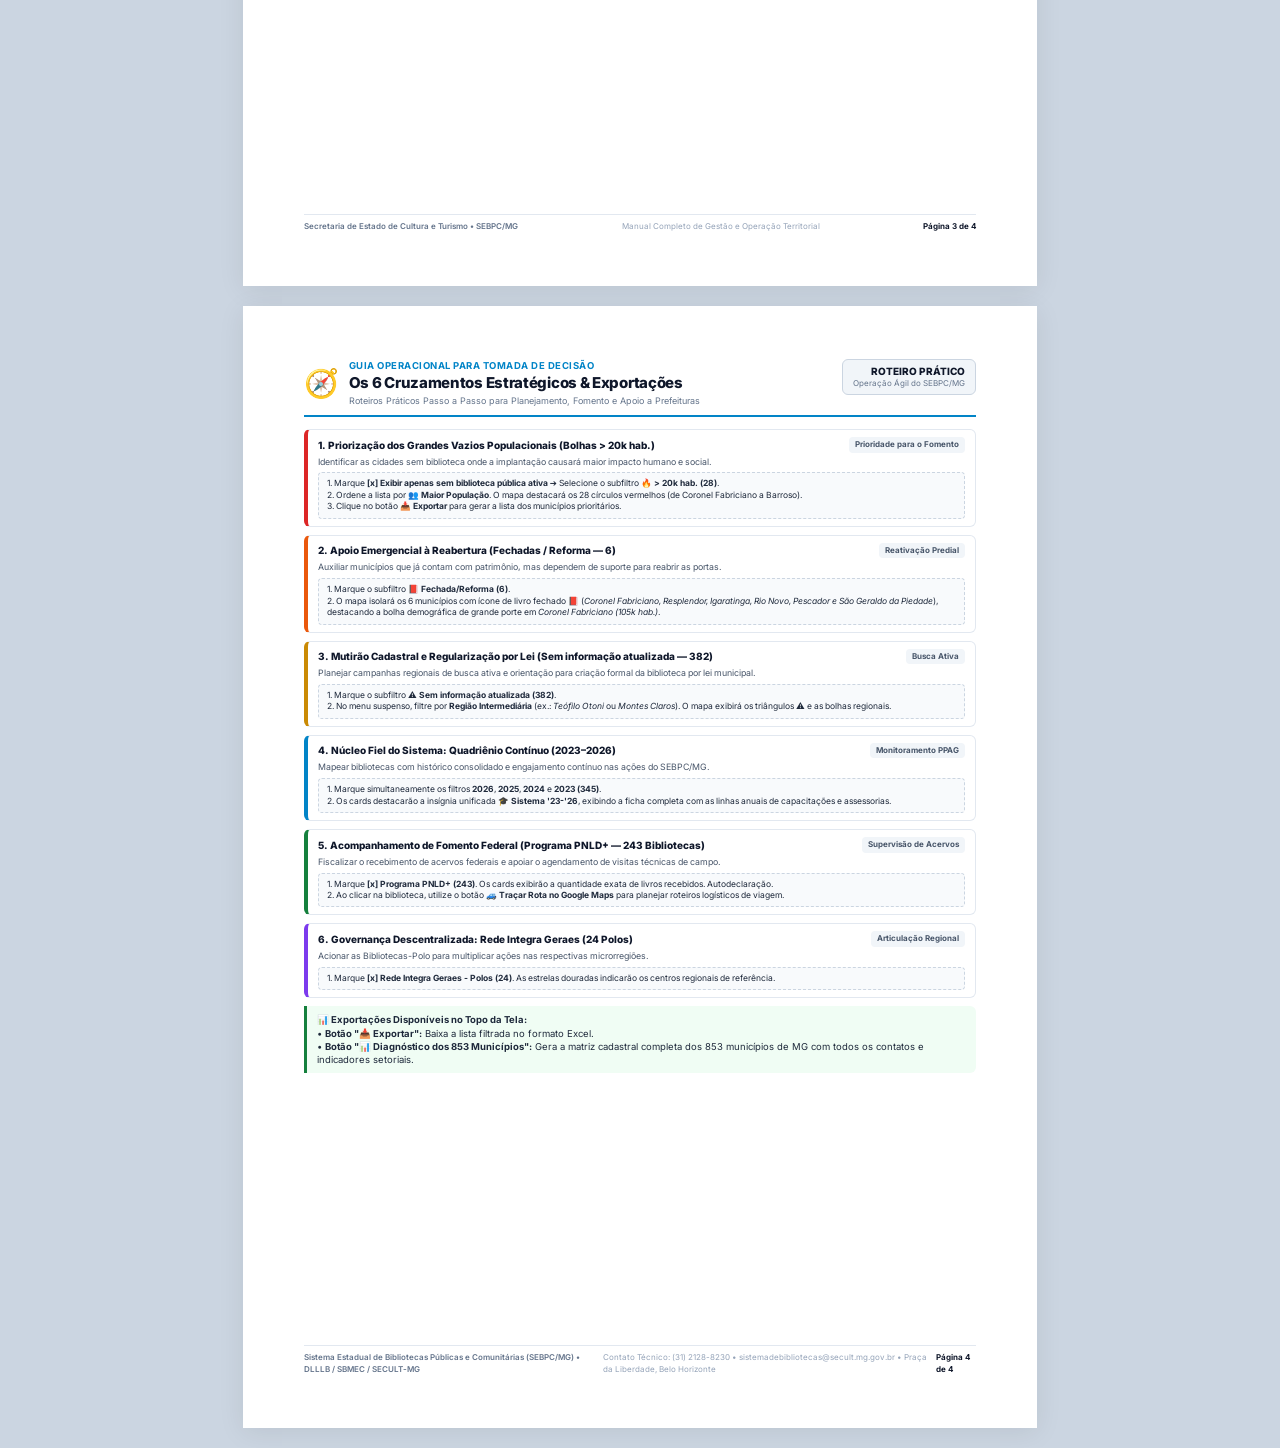
<file: 00_Plataforma_Gestao/manual_completo.html>
<!DOCTYPE html>
<html lang="pt-BR">
<head>
  <meta charset="UTF-8">
  <meta name="viewport" content="width=device-width, initial-scale=1.0">
  <title>Manual Completo • Mapa Interativo das Bibliotecas de Minas Gerais (SEBPC/MG)</title>
  <style>
    @import url('https://fonts.googleapis.com/css2?family=Inter:wght@400;500;600;700;800&display=swap');

    :root {
      --primary: #0f172a;
      --secult-blue: #0284c7;
      --secult-dark-blue: #0369a1;
      --secult-green: #15803d;
      --secult-amber: #d97706;
      --secult-red: #dc2626;
      --secult-purple: #7c3aed;
      --text-main: #1e293b;
      --text-muted: #64748b;
      --bg-card: #f8fafc;
      --border-card: #e2e8f0;
    }

    * {
      box-sizing: border-box;
      margin: 0;
      padding: 0;
    }

    body {
      font-family: 'Inter', system-ui, -apple-system, sans-serif;
      background-color: #cbd5e1;
      color: var(--text-main);
      line-height: 1.45;
      font-size: 11px;
      -webkit-font-smoothing: antialiased;
    }

    /* Barra Superior de Ações na Tela */
    .screen-actions-bar {
      background: #0f172a;
      color: #ffffff;
      padding: 0.75rem 2rem;
      display: flex;
      justify-content: space-between;
      align-items: center;
      box-shadow: 0 4px 12px rgba(0,0,0,0.15);
      position: sticky;
      top: 0;
      z-index: 1000;
    }

    .screen-actions-bar .info-title {
      font-weight: 700;
      font-size: 0.95rem;
      display: flex;
      align-items: center;
      gap: 10px;
    }

    .screen-actions-bar .actions-group {
      display: flex;
      gap: 10px;
    }

    .screen-actions-bar .btn-action {
      background: #0284c7;
      color: #ffffff;
      border: none;
      padding: 0.45rem 1rem;
      border-radius: 6px;
      font-weight: 600;
      font-size: 0.85rem;
      cursor: pointer;
      display: inline-flex;
      align-items: center;
      gap: 6px;
      text-decoration: none;
      transition: background 0.15s ease;
    }
    .screen-actions-bar .btn-action:hover { background: #0369a1; }
    .screen-actions-bar .btn-action.pdf { background: #15803d; }
    .screen-actions-bar .btn-action.pdf:hover { background: #166534; }

    /* Wrapper das Páginas A4 */
    .doc-wrapper {
      max-width: 210mm;
      margin: 20px auto;
      display: flex;
      flex-direction: column;
      gap: 20px;
    }

    .page-a4 {
      width: 210mm;
      min-height: 297mm;
      background: #ffffff;
      padding: 14mm 16mm;
      box-shadow: 0 4px 25px rgba(0,0,0,0.08);
      position: relative;
      display: flex;
      flex-direction: column;
      justify-content: space-between;
    }

    /* Cabeçalho da Folha */
    .sheet-header {
      border-bottom: 2.5px solid #0284c7;
      padding-bottom: 8px;
      margin-bottom: 12px;
      display: flex;
      justify-content: space-between;
      align-items: flex-start;
    }

    .sheet-brand {
      display: flex;
      align-items: center;
      gap: 10px;
    }

    .sheet-brand .logo-icon {
      font-size: 28px;
      line-height: 1;
    }

    .sheet-brand h1 {
      font-size: 15px;
      font-weight: 800;
      color: #0f172a;
      letter-spacing: -0.3px;
    }

    .sheet-brand .sub-inst {
      font-size: 9.5px;
      color: #0284c7;
      font-weight: 700;
      text-transform: uppercase;
      letter-spacing: 0.5px;
    }

    .sheet-brand .dep-inst {
      font-size: 9px;
      color: #64748b;
    }

    .sheet-badge-doc {
      background: #f1f5f9;
      border: 1px solid #cbd5e1;
      border-radius: 6px;
      padding: 4px 10px;
      text-align: right;
    }

    .sheet-badge-doc .badge-title {
      font-size: 10px;
      font-weight: 800;
      color: #0f172a;
    }

    .sheet-badge-doc .badge-desc {
      font-size: 8px;
      color: #64748b;
    }

    /* Títulos e Seções */
    .section-title {
      font-size: 11.5px;
      font-weight: 800;
      color: #0f172a;
      text-transform: uppercase;
      letter-spacing: 0.4px;
      border-left: 3.5px solid #0284c7;
      padding-left: 6px;
      margin: 10px 0 6px 0;
      display: flex;
      justify-content: space-between;
      align-items: center;
    }

    p {
      margin-bottom: 7px;
      line-height: 1.45;
      text-align: justify;
    }

    /* Cards e Métricas */
    .metrics-row {
      display: grid;
      grid-template-columns: repeat(4, 1fr);
      gap: 7px;
      margin: 8px 0;
    }

    .metric-card {
      background: var(--bg-card);
      border: 1px solid var(--border-card);
      border-radius: 6px;
      padding: 6px 8px;
      text-align: center;
    }
    .metric-card.blue { background: #eff6ff; border-color: #bfdbfe; }
    .metric-card.green { background: #f0fdf4; border-color: #bbf7d0; }
    .metric-card.amber { background: #fffbeb; border-color: #fde68a; }
    .metric-card.purple { background: #faf5ff; border-color: #e9d5ff; }

    .metric-card .label {
      font-size: 8.5px;
      font-weight: 700;
      color: #475569;
      text-transform: uppercase;
      margin-bottom: 2px;
    }

    .metric-card .val {
      font-size: 17px;
      font-weight: 800;
      color: #0f172a;
      line-height: 1.1;
    }
    .metric-card.blue .val { color: #0284c7; }
    .metric-card.green .val { color: #15803d; }
    .metric-card.amber .val { color: #d97706; }
    .metric-card.purple .val { color: #7c3aed; }

    .metric-card .sub {
      font-size: 8px;
      color: #64748b;
      margin-top: 2px;
    }

    /* Tabelas */
    table.data-table {
      width: 100%;
      border-collapse: collapse;
      font-size: 9px;
      margin: 7px 0 10px 0;
    }

    table.data-table th {
      background: #f1f5f9;
      color: #1e293b;
      text-align: left;
      padding: 5px 6px;
      font-weight: 700;
      border-bottom: 2px solid #cbd5e1;
    }

    table.data-table td {
      padding: 4.5px 6px;
      border-bottom: 1px solid #e2e8f0;
      vertical-align: middle;
    }

    table.data-table tr:last-child td {
      border-bottom: none;
    }

    .color-bullet {
      display: inline-block;
      width: 9px;
      height: 9px;
      border-radius: 50%;
      margin-right: 4px;
      vertical-align: middle;
    }

    .callout {
      background: #f8fafc;
      border-left: 3.5px solid #0284c7;
      padding: 7px 10px;
      border-radius: 0 6px 6px 0;
      margin: 8px 0;
      font-size: 9.5px;
      line-height: 1.4;
    }
    .callout.green { border-color: #15803d; background: #f0fdf4; }
    .callout.amber { border-color: #d97706; background: #fffbeb; }

    /* Roteiros dos Cruzamentos */
    .cross-item {
      border: 1px solid #e2e8f0;
      border-radius: 6px;
      padding: 7px 10px;
      margin-bottom: 8px;
      background: #ffffff;
    }
    .cross-item.c1 { border-left: 4px solid #dc2626; }
    .cross-item.c2 { border-left: 4px solid #ea580c; }
    .cross-item.c3 { border-left: 4px solid #ca8a04; }
    .cross-item.c4 { border-left: 4px solid #0284c7; }
    .cross-item.c5 { border-left: 4px solid #15803d; }
    .cross-item.c6 { border-left: 4px solid #7c3aed; }
    .cross-item.c7 { border-left: 4px solid #0f172a; }

    .cross-header {
      display: flex;
      justify-content: space-between;
      align-items: center;
      margin-bottom: 3px;
    }
    .cross-title {
      font-size: 10px;
      font-weight: 800;
      color: #0f172a;
    }
    .cross-badge {
      font-size: 8px;
      font-weight: 700;
      padding: 2px 6px;
      border-radius: 4px;
      background: #f1f5f9;
      color: #475569;
    }
    .cross-goal {
      font-size: 8.8px;
      color: #475569;
      margin-bottom: 4px;
    }
    .cross-steps {
      background: #f8fafc;
      border: 1px dashed #cbd5e1;
      border-radius: 4px;
      padding: 5px 8px;
      font-size: 8.5px;
      line-height: 1.35;
    }

    /* Rodapé da Folha */
    .sheet-footer {
      border-top: 1px solid #e2e8f0;
      padding-top: 6px;
      margin-top: 10px;
      display: flex;
      justify-content: space-between;
      align-items: center;
      font-size: 8px;
      color: #94a3b8;
    }
    .sheet-footer .footer-left { font-weight: 600; color: #64748b; }
    .sheet-footer .page-number { font-weight: 700; color: #0f172a; }

    /* Impressão PDF */
    @media print {
      body { background: transparent; padding: 0; }
      .screen-actions-bar { display: none !important; }
      .doc-wrapper { margin: 0; gap: 0; }
      .page-a4 {
        box-shadow: none;
        margin: 0;
        page-break-after: always;
        height: 297mm;
        max-height: 297mm;
      }
      @page {
        size: A4 portrait;
        margin: 0;
      }
    }
  </style>
</head>
<body>

  <!-- Barra de Ações Superior -->
  <div class="screen-actions-bar">
    <div class="info-title">
      <span>📘</span>
      <span>Manual Completo de Uso e Guia de Cruzamentos Territoriais • SEBPC/MG</span>
    </div>
    <div class="actions-group">
      <a href="manual_de_bolso.html" class="btn-action">📖 Ver Manual de Bolso</a>
      <a href="gestao.html" class="btn-action">🗺️ Abrir Mapa</a>
      <button onclick="window.print()" class="btn-action pdf">🖨️ Salvar como PDF / Imprimir</button>
    </div>
  </div>

  <div class="doc-wrapper">

    <!-- ===================================================================
         PÁGINA 1: APRESENTAÇÃO, OBJETIVOS & DIAGNÓSTICO DOS 853 MUNICÍPIOS
         =================================================================== -->
    <div class="page-a4">
      <div>
        <header class="sheet-header">
          <div class="sheet-brand">
            <div class="logo-icon">🏛️</div>
            <div>
              <div class="sub-inst">Governo de Minas Gerais • Secretaria de Estado de Cultura e Turismo (SECULT-MG)</div>
              <h1>Sistema Estadual de Bibliotecas Públicas e Comunitárias (SEBPC/MG)</h1>
              <div class="dep-inst">Diretoria do Livro, Leitura, Literatura e Bibliotecas (DLLLB)</div>
            </div>
          </div>
          <div class="sheet-badge-doc">
            <div class="badge-title">MANUAL COMPLETO</div>
            <div class="badge-desc">Edição Oficial • 853 Municípios</div>
          </div>
        </header>

        <div class="section-title">
          <span>APRESENTAÇÃO</span>
        </div>
        <p>
          O <strong>Mapa Interativo das Bibliotecas de Minas Gerais</strong> é um produto de georreferenciamento, gestão orientada a dados e diagnóstico cultural do SEBPC/DLLLB/SBMEC/SECULT-MG. Concebido para embasar tomadas de decisão estratégica da Diretoria, subsidiar diálogos com prefeitos e secretários municipais e fornecer informações para o Fomento, a ferramenta unifica:
        </p>
        <ul style="margin-left: 18px; margin-bottom: 8px; font-size: 9.5px; line-height: 1.45;">
          <li>O <strong>fechamento matemático integral dos 853 municípios de Minas Gerais</strong> (ativos + inativos);</li>
          <li>A população oficial de cada cidade apurada pelo <strong>Censo Demográfico IBGE 2022</strong>;</li>
          <li>A camada geoespacial de <strong>Bolhas de População (>20k hab.)</strong> nos vazios de atendimento público;</li>
          <li>A governança descentralizada das <strong>Bibliotecas-Polo Regionais da Rede Integra Geraes</strong>;</li>
          <li>As políticas de acervo e difusão: <strong>PNLD+ Bibliotecas</strong>, <strong>Noite Mineira (NMMB)</strong> e <strong>SEIL</strong>;</li>
          <li>A série histórica quadrienal de <strong>Atuação do Sistema Estadual (2023–2026)</strong> para as Ações 4336 e 4337 do PPAG/SIGPLAN.</li>
        </ul>

        <div class="section-title">
          <span>INDICADORES ESTRATÉGICOS OFICIAIS DE COBERTURA</span>
          <span style="font-size: 8.5px; color: #64748b; font-weight: normal;">Consistência Territorial Absoluta</span>
        </div>

        <div class="metrics-row">
          <div class="metric-card blue">
            <div class="label">Municípios com BP</div>
            <div class="val">460</div>
            <div class="sub">53,93% dos 853 municípios</div>
          </div>
          <div class="metric-card green">
            <div class="label">População Assistida</div>
            <div class="val">83,8%</div>
            <div class="sub">17.210.174 hab. (Censo '22)</div>
          </div>
          <div class="metric-card amber">
            <div class="label">Municípios Desassistidos</div>
            <div class="val">393</div>
            <div class="sub">46,07% do território estadual</div>
          </div>
          <div class="metric-card purple">
            <div class="label">Equipamentos Ativos</div>
            <div class="val">569</div>
            <div class="sub">514 Públicas + 55 Comunitárias</div>
          </div>
        </div>

        <div class="callout green">
          <strong>💡 Contraste Revelador — Cobertura Territorial vs. Cobertura Populacional:</strong><br>
          Enquanto a cobertura municipal indica que 46,07% das cidades ainda não possuem biblioteca pública ativa, <strong>mais de 83,8% de toda a população mineira reside em cidades atendidas por biblioteca pública ativa</strong>. Os 393 municípios desassistidos reúnem apenas 16,2% dos habitantes de MG (perfil de pequenas cidades e áreas rurais, com média inferior a 8,7 mil hab./município).
        </div>

        <div class="section-title">
          <span>TIPOLOGIA DOS EQUIPAMENTOS CULTURAIS CADASTRADOS</span>
        </div>
        <table class="data-table">
          <thead>
            <tr>
              <th>Tipologia Oficial</th>
              <th style="text-align: center;">Quantidade</th>
              <th>Municípios</th>
              <th>Padrão de Cor & Ícone</th>
              <th>Descrição e Papel Institucional</th>
            </tr>
          </thead>
          <tbody>
            <tr>
              <td><strong>Pública Municipal</strong></td>
              <td style="text-align: center; font-weight: 700; color: #0284c7;">513</td>
              <td>459</td>
              <td><span class="color-bullet" style="background: #0284c7;"></span>🔵 Ponto Azul</td>
              <td>Unidades mantidas pelas prefeituras para atendimento público gratuito universal.</td>
            </tr>
            <tr>
              <td><strong>Pública Estadual</strong></td>
              <td style="text-align: center; font-weight: 700; color: #7c3aed;">1</td>
              <td>1 (BH)</td>
              <td><span class="color-bullet" style="background: #7c3aed;"></span>🟣 Ponto Roxo</td>
              <td>Biblioteca Pública Estadual de Minas Gerais (Praça da Liberdade), centro do Sistema.</td>
            </tr>
            <tr>
              <td><strong>Comunitária Ativa</strong></td>
              <td style="text-align: center; font-weight: 700; color: #15803d;">55</td>
              <td>39</td>
              <td><span class="color-bullet" style="background: #15803d;"></span>🟢 Ponto Verde</td>
              <td>Geridas por coletivos e associações civis em bairros periféricos e distritos.</td>
            </tr>
          </tbody>
        </table>
      </div>

      <footer class="sheet-footer">
        <div class="footer-left">Secretaria de Estado de Cultura e Turismo • SEBPC/MG</div>
        <div>Manual Completo de Gestão e Operação Territorial</div>
        <div class="page-number">Página 1 de 4</div>
      </footer>
    </div>

    <!-- ===================================================================
         PÁGINA 2: DIAGNÓSTICO DOS DESASSISTIDOS & BOLHAS POPULACIONAIS
         =================================================================== -->
    <div class="page-a4">
      <div>
        <header class="sheet-header">
          <div class="sheet-brand">
            <div class="logo-icon">📊</div>
            <div>
              <div class="sub-inst">Diagnóstico Territorial Pormenorizado</div>
              <h1>Decomposição dos 393 Municípios sem Biblioteca Pública</h1>
              <div class="dep-inst">Relação Direta com os Subfiltros e a Camada Cartográfica de Bolhas Populacionais</div>
            </div>
          </div>
          <div class="sheet-badge-doc">
            <div class="badge-title">VINCULAÇÃO DIRETA</div>
            <div class="badge-desc">Filtros & Malha do Mapa</div>
          </div>
        </header>

        <div class="section-title">
          <span>ESTRUTURA DOS 393 MUNICÍPIOS DESASSISTIDOS</span>
        </div>
        <p>
          Para apoiar a tomada de decisão técnica do SEBPC/MG, os 393 municípios sem biblioteca pública ativa estão rigorosamente divididos em subcategorias de gestão:
        </p>

        <table class="data-table">
          <thead>
            <tr>
              <th>Situação Cadastral</th>
              <th style="text-align: center;">Mun.</th>
              <th style="text-align: center;">% MG</th>
              <th>População '22</th>
              <th>Marcador no Mapa</th>
              <th>Diretriz de Política Pública</th>
            </tr>
          </thead>
          <tbody>
            <tr>
              <td><strong>Sem Registro Histórico no SEBPC/MG</strong></td>
              <td style="text-align: center; font-weight: 700;">324</td>
              <td style="text-align: center;">38,0%</td>
              <td>2.453.069 hab.</td>
              <td>⚠️ Triângulo Amarelo / Cinza</td>
              <td>Busca ativa, articulação com prefeituras, criação por lei e implantação inicial.</td>
            </tr>
            <tr>
              <td><strong>Sem Dados Recentes (> 4 anos)</strong></td>
              <td style="text-align: center; font-weight: 700;">58</td>
              <td style="text-align: center;">6,8%</td>
              <td>636.766 hab.</td>
              <td>⚠️ Triângulo Amarelo / Laranja</td>
              <td>Censo de revalidação cadastral junto aos novos secretários municipais.</td>
            </tr>
            <tr style="background: #fffbeb;">
              <td><em>↳ Subtotal "Sem informação atualizada"</em></td>
              <td style="text-align: center; font-weight: 800; color: #b45309;">382</td>
              <td style="text-align: center; font-weight: 700;">44,8%</td>
              <td style="font-weight: 700;">3.089.835 hab.</td>
              <td colspan="2"><em>Subfiltro que reúne as cidades para ações de regularização e contato ativo.</em></td>
            </tr>
            <tr>
              <td><strong>Biblioteca Fechada ou em Reforma</strong></td>
              <td style="text-align: center; font-weight: 700;">4</td>
              <td style="text-align: center;">0,5%</td>
              <td>141.310 hab.</td>
              <td>📕 Livro Vermelho Fechado</td>
              <td>Apoio técnico à reabertura, mobiliário, recuperação predial e fomento.</td>
            </tr>
            <tr>
              <td><strong>Declarado Oficialmente Sem Biblioteca</strong></td>
              <td style="text-align: center; font-weight: 700;">2</td>
              <td style="text-align: center;">0,2%</td>
              <td>6.875 hab.</td>
              <td>📕 Livro Vermelho Fechado</td>
              <td>Pescador e São Geraldo da Piedade (municípios com registro de baixa/ausência de biblioteca ativa).</td>
            </tr>
            <tr style="background: #fef2f2;">
              <td><em>↳ Subtotal "Fechada / Em Reforma"</em></td>
              <td style="text-align: center; font-weight: 800; color: #dc2626;">6</td>
              <td style="text-align: center; font-weight: 700;">0,7%</td>
              <td style="font-weight: 700;">148.185 hab.</td>
              <td colspan="2"><em>Cidades com infraestrutura e patrimônio já existente, prioritárias para reativação.</em></td>
            </tr>
            <tr>
              <td><strong>Apenas Biblioteca Comunitária Ativa</strong></td>
              <td style="text-align: center; font-weight: 700;">5</td>
              <td style="text-align: center;">0,6%</td>
              <td>91.795 hab.</td>
              <td>📖 Marcador Lilás suave</td>
              <td>Pirapora, Itapecerica, Aiuruoca, Laranjal e Simão Pereira.</td>
            </tr>
            <tr style="background: #f8fafc; font-weight: 800;">
              <td>Total sem Biblioteca Pública Municipal</td>
              <td style="text-align: center; color: #dc2626; font-size: 10px;">393</td>
              <td style="text-align: center;">46,1%</td>
              <td style="color: #dc2626;">3.329.815 hab.</td>
              <td colspan="2">Fechamento: 460 com pública ativa + 393 desassistidos = 853 municípios de MG.</td>
            </tr>
          </tbody>
        </table>

        <div class="section-title">
          <span>CAMADA CARTOGRÁFICA DE BOLHAS DE POPULAÇÃO (≥ 20k hab.) E JUSTIFICATIVA TÉCNICA</span>
        </div>
        <p>
          O mapa incorpora uma camada de <strong>círculos graduados translúcidos em vermelho</strong> sobre os municípios desassistidos que possuem <strong>20.000 habitantes ou mais</strong> (total de <strong>28 municípios</strong> no estado):
        </p>
        <div class="callout amber">
          <strong>🎯 Racionalidade Técnica e Decisória do Corte em 20.000 Habitantes:</strong><br>
          • <strong>Critério Oficial do IBGE / Estatuto da Cidade:</strong> 20 mil hab. é o marco federal que separa o Pequeno Porte I do Médio Porte e obriga a elaboração de Plano Diretor municipal.<br>
          • <strong>Legibilidade Cartográfica:</strong> Evita poluir o mapa com centenas de bolhas em cidades pequenas (onde a média é inferior a 5 mil moradores), preservando a clareza em reuniões executivas.<br>
          • <strong>Vácuo Populacional Crítico:</strong> Destaca onde o dano social é mais grave: cidades como <em>Coronel Fabriciano (105k)</em>, <em>Cataguases (66k)</em>, <em>Pirapora (56k)</em>, <em>Visconde do Rio Branco (39k)</em> e <em>Jaíba (38k)</em> somam <strong>mais de 900 mil pessoas</strong> sem biblioteca pública cadastrada.<br>
          • <strong>Frente de Ataque Estratégica:</strong> Permite ao Governo de Minas atuar cirurgicamente nos 28 maiores gargalos demográficos, elevando a cobertura populacional do estado de 83,8% para mais de 88%.
        </div>
        <p>
          <strong>Sincronia Estrita com os Filtros:</strong> A camada responde diretamente ao que o usuário seleciona:
        </p>
        <ul style="margin-left: 18px; font-size: 9px; line-height: 1.45;">
          <li>No subfiltro <strong>🔥 > 20k hab.</strong>: exibe exatamente os círculos prioritários de MG.</li>
          <li>No subfiltro <strong>📕 Fechada/Reforma</strong>: exibe a bolha de população apenas quando o município filtrado possui mais de 20 mil habitantes (neste recorte, <em>Coronel Fabriciano</em>, com 104,7 mil hab.), ocultando automaticamente as bolhas das demais categorias.</li>
          <li>No subfiltro <strong>⚠️ Sem dados atualizados</strong>: exibe as cidades desse recorte com mais de 20k hab.</li>
          <li>Ao selecionar uma <strong>Região Intermediária</strong> (ex.: Uberlândia), exibe apenas os vazios daquela região (ex.: <em>Santa Vitória e Tupaciguara</em>).</li>
        </ul>
      </div>

      <footer class="sheet-footer">
        <div class="footer-left">Secretaria de Estado de Cultura e Turismo • SEBPC/MG</div>
        <div>Manual Completo de Gestão e Operação Territorial</div>
        <div class="page-number">Página 2 de 4</div>
      </footer>
    </div>

    <!-- ===================================================================
         PÁGINA 3: DADOS CADASTRAIS, PROCESSO SEI & ATUAÇÃO DO SISTEMA
         =================================================================== -->
    <div class="page-a4">
      <div>
        <header class="sheet-header">
          <div class="sheet-brand">
            <div class="logo-icon">🗂️</div>
            <div>
              <div class="sub-inst">Rastreabilidade e Inteligência Documental</div>
              <h1>Processos SEI, Contatos e Atuação do Sistema Estadual</h1>
              <div class="dep-inst">Fichas Modais Completas, Metadados Sincronizados e Métricas das Ações 4336/4337</div>
            </div>
          </div>
          <div class="sheet-badge-doc">
            <div class="badge-title">GESTÃO DOCUMENTAL</div>
            <div class="badge-desc">Transparência & SEI-MG</div>
          </div>
        </header>

        <div class="section-title">
          <span>RASTREABILIDADE COM PROCESSO SEI OFICIAL & COLUNAS N, O, P</span>
        </div>
        <p>
          Para assegurar que o mapa sirva como ferramenta diária de trabalho da equipe técnica do SEBPC/MG, cada ficha de biblioteca exibe diretamente:
        </p>
        <ul style="margin-left: 18px; margin-bottom: 8px; font-size: 9px; line-height: 1.45;">
          <li><strong>Número do Processo SEI:</strong> Cada biblioteca possui o seu número de processo SEI cadastrado (ex.: <code>1410.01.0005141/2024-13</code>), permitindo localizar o histórico da biblioteca/município no Sistema de Bibliotecas.</li>
          <li><strong>Responsável Local (Coluna N):</strong> Nome do coordenador ou bibliotecário encarregado da unidade no município.</li>
          <li><strong>Telefone / WhatsApp (Coluna O):</strong> Contato direto para mobilização rápida e orientações técnicas.</li>
          <li><strong>E-mail Institucional (Coluna P):</strong> Canal oficial de comunicação entre o SEBPC/MG e o município.</li>
          <li><strong>Observações da Equipe:</strong> Campo destinado a anotações internas da equipe de atendimento do SEBPC/MG (ex.: <em>"Responsável: Cleide"</em>).</li>
        </ul>

        <div class="section-title">
          <span>ATUAÇÃO DO SISTEMA ESTADUAL (2023–2026)</span>
        </div>
        <p>
          A seção de atuação do Sistema Estadual nas fichas adota:
        </p>
        <div class="callout" style="border-color: #10b981; background: #ecfdf5;">
          <strong>🎓 Nomenclatura Oficial Aprovada:</strong><br>
          A ferramenta adota formalmente o termo <strong>"capacitações"</strong> (ao invés de capacitados), espelhando o formato de prestação de contas dos relatórios de gestão do SEBPC/MG.<br>
          • <strong>Cabeçalho Consolidado:</strong> Exibe o somatório total acumulado no quadriênio: <strong><code>X capacitações • Y assessorias</code></strong> com o selo verde <em>Atendida no Quadriênio (2023–2026)</em>.<br>
          • <strong>Linhas Anuais:</strong> Apresenta em uma única linha contínua os 4 exercícios: <strong><code>['23]</code></strong>, <strong><code>['24]</code></strong>, <strong><code>['25]</code></strong> e <strong><code>['26 (1ºS)]</code></strong>, destacando o volume de capacitações e assessorias recebidas em cada ano.
        </div>

        <div class="section-title">
          <span>INTEGRAÇÃO COM PROGRAMAS E CERTIFICAÇÕES SETORIAIS</span>
        </div>
        <table class="data-table">
          <thead>
            <tr>
              <th>Programa / Política</th>
              <th style="text-align: center;">Unidades</th>
              <th>Selo / Identificação</th>
              <th>Impacto Institucional & Recursos</th>
            </tr>
          </thead>
          <tbody>
            <tr>
              <td><strong>Programa PNLD+</strong></td>
              <td style="text-align: center; font-weight: 700; color: #0284c7;">243</td>
              <td>📦 Lote de Acervo FNDE</td>
              <td>Contempladas com remessas do FNDE/MEC (127.110 livros literários federais distribuídos).</td>
            </tr>
            <tr>
              <td><strong>Declaração de Acervos Culturais (DAC)</strong></td>
              <td style="text-align: center; font-weight: 700; color: #ea580c;">246</td>
              <td>🏛️ DAC Deferida</td>
              <td>Acervos de memória reconhecidos pelo IEPHA/SECULT, gerando repasses financeiros aos municípios.</td>
            </tr>
            <tr>
              <td><strong>Noite Mineira (NMMB)</strong></td>
              <td style="text-align: center; font-weight: 700; color: #d97706;">279</td>
              <td>🌙 1ª a 18ª Edição</td>
              <td>Bibliotecas participantes da programação noturna (filtro exclusivo para cada uma das 18 edições).</td>
            </tr>
            <tr>
              <td><strong>Semana da Literatura (SEIL)</strong></td>
              <td style="text-align: center; font-weight: 700; color: #7c3aed;">269</td>
              <td>📖 1ª a 6ª Edição</td>
              <td>Circuito literário estadual (filtro interativo para cada uma das 6 edições).</td>
            </tr>
            <tr>
              <td><strong>Status BiblioBR (MinC / SNBP)</strong></td>
              <td style="text-align: center; font-weight: 700; color: #0f172a;">424 / 569</td>
              <td>🏛️ Cadastro Nacional</td>
              <td>Filtro oficial por status: Cadastradas (424), Aprovado (179), Rascunho (195), Em diligência (17), Aguardando análise (10), Indeferido (20), Gestor MinC (3) e Não iniciou o cadastro (145).</td>
            </tr>
          </tbody>
        </table>
      </div>

      <footer class="sheet-footer">
        <div class="footer-left">Secretaria de Estado de Cultura e Turismo • SEBPC/MG</div>
        <div>Manual Completo de Gestão e Operação Territorial</div>
        <div class="page-number">Página 3 de 4</div>
      </footer>
    </div>

    <!-- ===================================================================
         PÁGINA 4: GUIA DOS 6 CRUZAMENTOS & OPERAÇÃO PRÁTICA
         =================================================================== -->
    <div class="page-a4">
      <div>
        <header class="sheet-header">
          <div class="sheet-brand">
            <div class="logo-icon">🧭</div>
            <div>
              <div class="sub-inst">Guia Operacional para Tomada de Decisão</div>
              <h1>Os 6 Cruzamentos Estratégicos & Exportações</h1>
              <div class="dep-inst">Roteiros Práticos Passo a Passo para Planejamento, Fomento e Apoio a Prefeituras</div>
            </div>
          </div>
          <div class="sheet-badge-doc">
            <div class="badge-title">ROTEIRO PRÁTICO</div>
            <div class="badge-desc">Operação Ágil do SEBPC/MG</div>
          </div>
        </header>

        <div class="cross-item c1">
          <div class="cross-header">
            <div class="cross-title">1. Priorização dos Grandes Vazios Populacionais (Bolhas > 20k hab.)</div>
            <div class="cross-badge">Prioridade para o Fomento</div>
          </div>
          <div class="cross-goal">Identificar as cidades sem biblioteca onde a implantação causará maior impacto humano e social.</div>
          <div class="cross-steps">
            1. Marque <strong>[x] Exibir apenas sem biblioteca pública ativa</strong> ➔ Selecione o subfiltro <strong>🔥 > 20k hab. (28)</strong>.<br>
            2. Ordene a lista por <strong>👥 Maior População</strong>. O mapa destacará os 28 círculos vermelhos (de Coronel Fabriciano a Barroso).<br>
            3. Clique no botão <strong>📥 Exportar</strong> para gerar a lista dos municípios prioritários.
          </div>
        </div>

        <div class="cross-item c2">
          <div class="cross-header">
            <div class="cross-title">2. Apoio Emergencial à Reabertura (Fechadas / Reforma — 6)</div>
            <div class="cross-badge">Reativação Predial</div>
          </div>
          <div class="cross-goal">Auxiliar municípios que já contam com patrimônio, mas dependem de suporte para reabrir as portas.</div>
          <div class="cross-steps">
            1. Marque o subfiltro <strong>📕 Fechada/Reforma (6)</strong>.<br>
            2. O mapa isolará os 6 municípios com ícone de livro fechado 📕 (<em>Coronel Fabriciano, Resplendor, Igaratinga, Rio Novo, Pescador e São Geraldo da Piedade</em>), destacando a bolha demográfica de grande porte em <em>Coronel Fabriciano (105k hab.)</em>.
          </div>
        </div>

        <div class="cross-item c3">
          <div class="cross-header">
            <div class="cross-title">3. Mutirão Cadastral e Regularização por Lei (Sem informação atualizada — 382)</div>
            <div class="cross-badge">Busca Ativa</div>
          </div>
          <div class="cross-goal">Planejar campanhas regionais de busca ativa e orientação para criação formal da biblioteca por lei municipal.</div>
          <div class="cross-steps">
            1. Marque o subfiltro <strong>⚠️ Sem informação atualizada (382)</strong>.<br>
            2. No menu suspenso, filtre por <strong>Região Intermediária</strong> (ex.: <em>Teófilo Otoni</em> ou <em>Montes Claros</em>). O mapa exibirá os triângulos ⚠️ e as bolhas regionais.
          </div>
        </div>

        <div class="cross-item c4">
          <div class="cross-header">
            <div class="cross-title">4. Núcleo Fiel do Sistema: Quadriênio Contínuo (2023–2026)</div>
            <div class="cross-badge">Monitoramento PPAG</div>
          </div>
          <div class="cross-goal">Mapear bibliotecas com histórico consolidado e engajamento contínuo nas ações do SEBPC/MG.</div>
          <div class="cross-steps">
            1. Marque simultaneamente os filtros <strong>2026</strong>, <strong>2025</strong>, <strong>2024</strong> e <strong>2023 (345)</strong>.<br>
            2. Os cards destacarão a insígnia unificada <strong>🎓 Sistema '23-'26</strong>, exibindo a ficha completa com as linhas anuais de capacitações e assessorias.
          </div>
        </div>

        <div class="cross-item c5">
          <div class="cross-header">
            <div class="cross-title">5. Acompanhamento de Fomento Federal (Programa PNLD+ — 243 Bibliotecas)</div>
            <div class="cross-badge">Supervisão de Acervos</div>
          </div>
          <div class="cross-goal">Fiscalizar o recebimento de acervos federais e apoiar o agendamento de visitas técnicas de campo.</div>
          <div class="cross-steps">
            1. Marque <strong>[x] Programa PNLD+ (243)</strong>. Os cards exibirão a quantidade exata de livros recebidos. Autodeclaração.<br>
            2. Ao clicar na biblioteca, utilize o botão <strong>🚙 Traçar Rota no Google Maps</strong> para planejar roteiros logísticos de viagem.
          </div>
        </div>

        <div class="cross-item c6">
          <div class="cross-header">
            <div class="cross-title">6. Governança Descentralizada: Rede Integra Geraes (24 Polos)</div>
            <div class="cross-badge">Articulação Regional</div>
          </div>
          <div class="cross-goal">Acionar as Bibliotecas-Polo para multiplicar ações nas respectivas microrregiões.</div>
          <div class="cross-steps">
            1. Marque <strong>[x] Rede Integra Geraes - Polos (24)</strong>. As estrelas douradas indicarão os centros regionais de referência.
          </div>
        </div>

        <div class="callout green" style="margin-top: 6px; margin-bottom: 0;">
          <strong>📊 Exportações Disponíveis no Topo da Tela:</strong><br>
          • <strong>Botão "📥 Exportar":</strong> Baixa a lista filtrada no formato Excel.<br>
          • <strong>Botão "📊 Diagnóstico dos 853 Municípios":</strong> Gera a matriz cadastral completa dos 853 municípios de MG com todos os contatos e indicadores setoriais.
        </div>
      </div>

      <footer class="sheet-footer">
        <div class="footer-left">Sistema Estadual de Bibliotecas Públicas e Comunitárias (SEBPC/MG) • DLLLB / SBMEC / SECULT-MG</div>
        <div>Contato Técnico: (31) 2128-8230 • sistemadebibliotecas@secult.mg.gov.br • Praça da Liberdade, Belo Horizonte</div>
        <div class="page-number">Página 4 de 4</div>
      </footer>
    </div>

  </div>

</body>
</html>
</file>
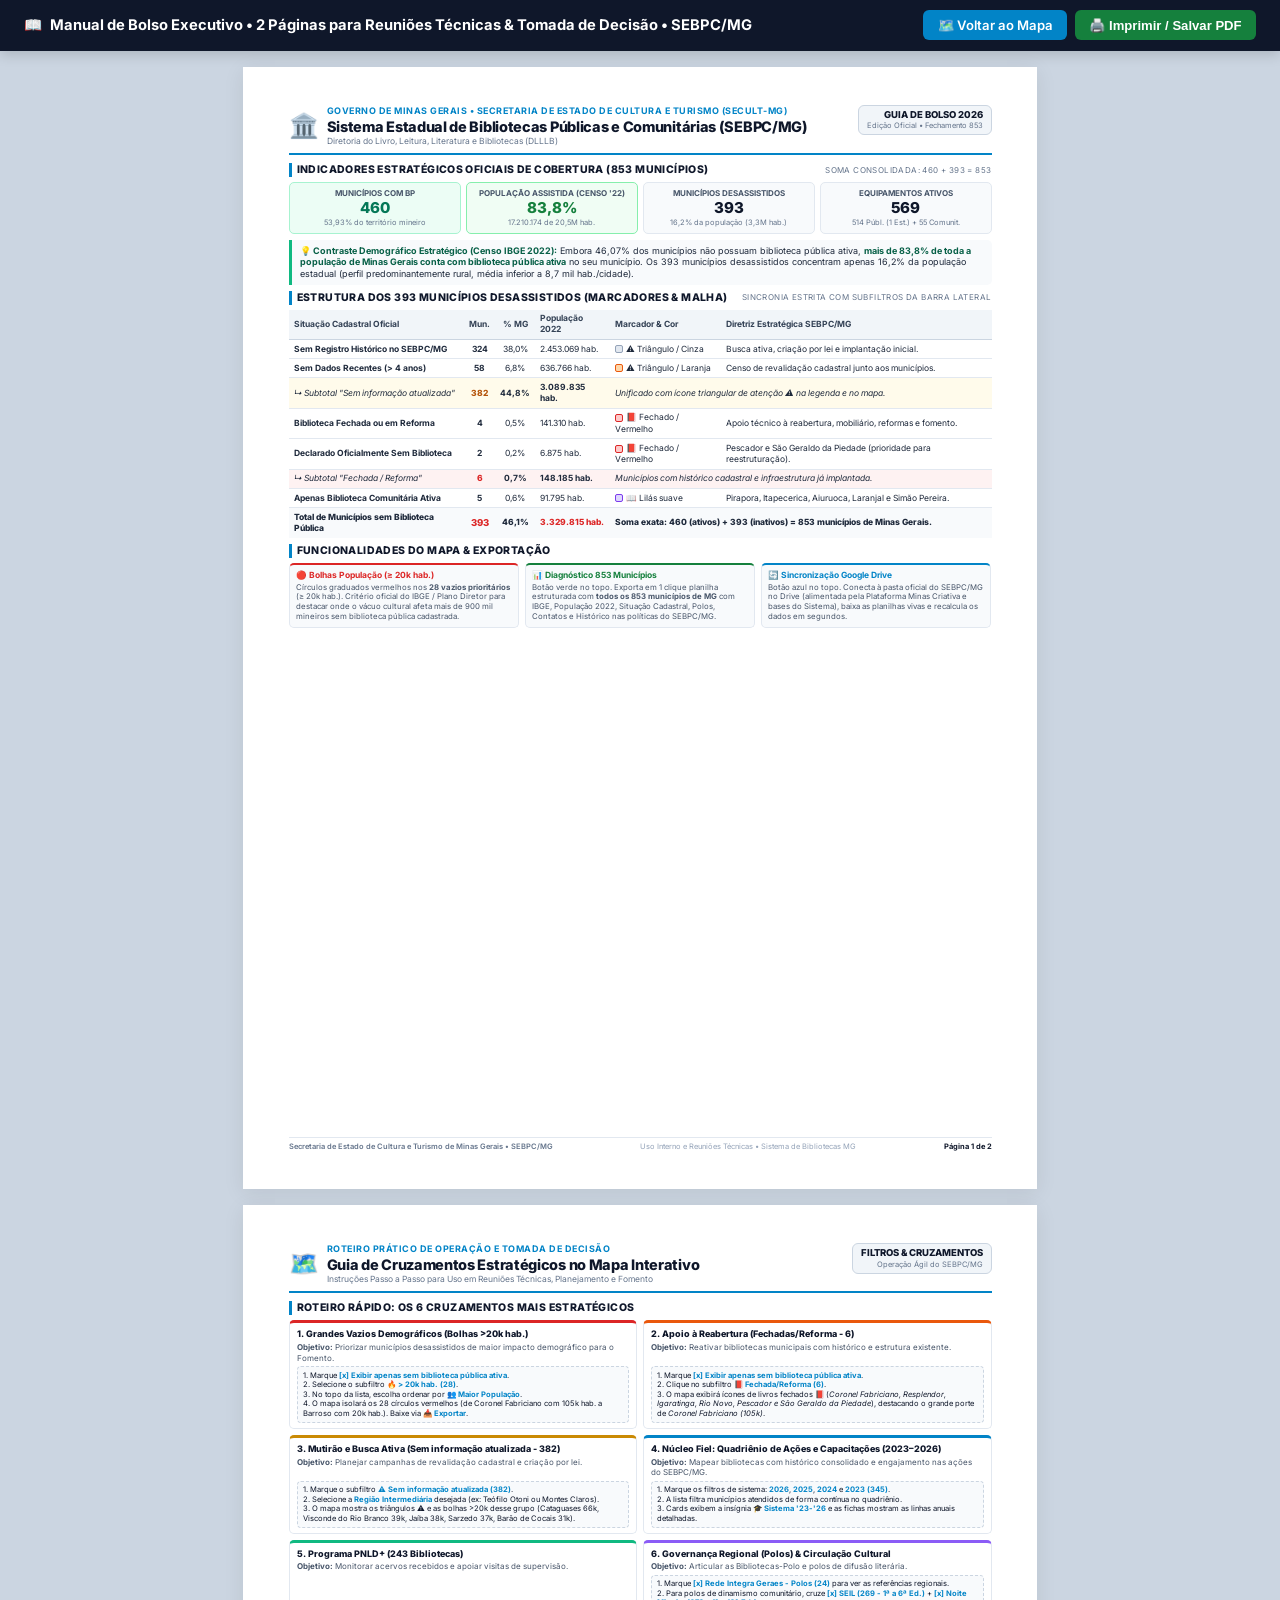
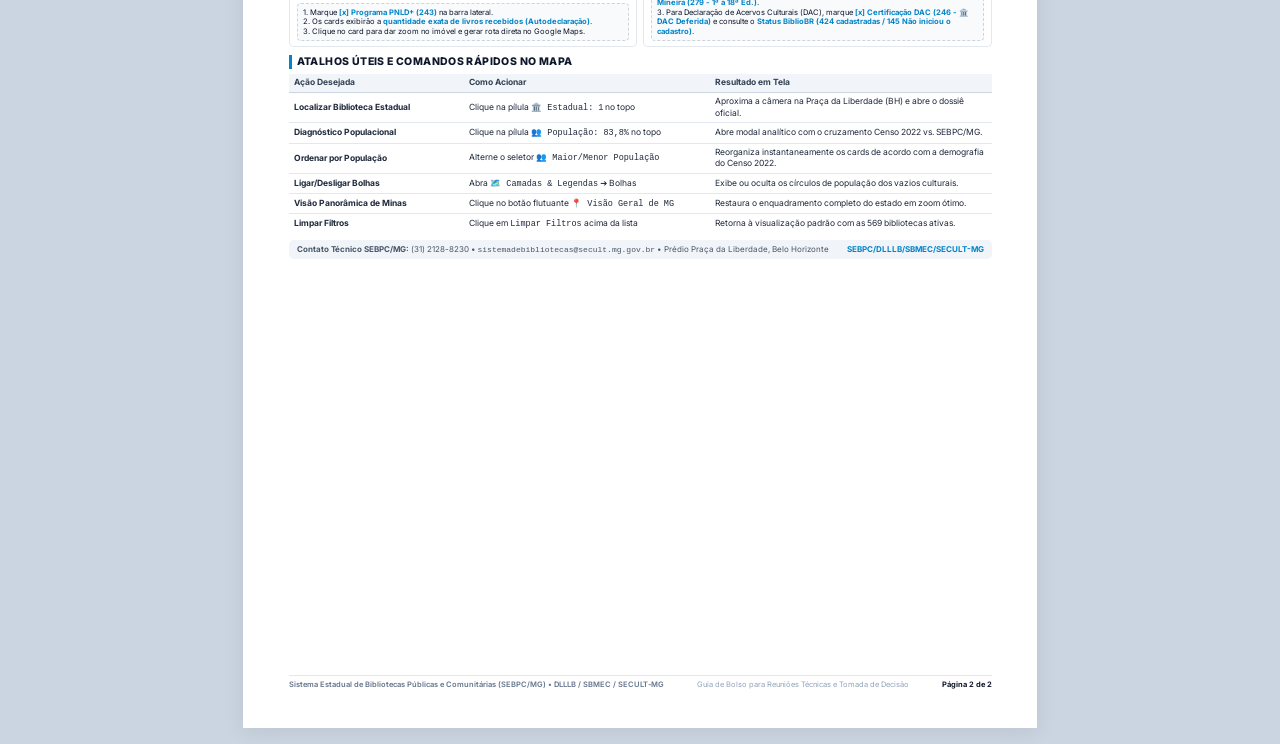
<file: 00_Plataforma_Gestao/manual_de_bolso.html>
<!DOCTYPE html>
<html lang="pt-BR">
<head>
  <meta charset="UTF-8">
  <meta name="viewport" content="width=device-width, initial-scale=1.0">
  <title>Manual de Bolso • Mapa Interativo das Bibliotecas de Minas Gerais (SEBPC/MG)</title>
  <style>
    @import url('https://fonts.googleapis.com/css2?family=Inter:wght@400;500;600;700;800&display=swap');

    :root {
      --primary: #0f172a;
      --secult-blue: #0284c7;
      --secult-green: #15803d;
      --text-main: #1e293b;
      --text-muted: #64748b;
      --bg-card: #f8fafc;
      --border-card: #e2e8f0;
    }

    * {
      box-sizing: border-box;
      margin: 0;
      padding: 0;
    }

    body {
      font-family: 'Inter', system-ui, -apple-system, sans-serif;
      background-color: #cbd5e1;
      color: var(--text-main);
      line-height: 1.32;
      font-size: 10.5px;
      -webkit-font-smoothing: antialiased;
    }

    /* Controles de Visualização / Impressão no Topo (apenas em tela) */
    .screen-actions-bar {
      background: #0f172a;
      color: #ffffff;
      padding: 0.65rem 1.5rem;
      display: flex;
      justify-content: space-between;
      align-items: center;
      box-shadow: 0 4px 12px rgba(0,0,0,0.15);
      position: sticky;
      top: 0;
      z-index: 1000;
    }

    .screen-actions-bar .info-title {
      font-weight: 700;
      font-size: 0.92rem;
      display: flex;
      align-items: center;
      gap: 8px;
    }

    .screen-actions-bar .btn-action {
      background: #0284c7;
      color: #ffffff;
      border: none;
      padding: 0.4rem 0.9rem;
      border-radius: 6px;
      font-weight: 600;
      font-size: 0.82rem;
      cursor: pointer;
      display: inline-flex;
      align-items: center;
      gap: 6px;
      text-decoration: none;
      transition: background 0.15s ease;
    }

    .screen-actions-bar .btn-action:hover {
      background: #0369a1;
    }

    .screen-actions-bar .btn-action.pdf {
      background: #15803d;
    }
    .screen-actions-bar .btn-action.pdf:hover {
      background: #166534;
    }

    /* Container de Páginas */
    .sheet-wrapper {
      max-width: 210mm;
      margin: 16px auto;
      display: flex;
      flex-direction: column;
      gap: 16px;
    }

    /* Folha A4 Padrão */
    .page-a4 {
      width: 210mm;
      min-height: 297mm;
      height: 297mm;
      max-height: 297mm;
      background: #ffffff;
      padding: 10mm 12mm;
      box-shadow: 0 4px 20px rgba(0,0,0,0.08);
      position: relative;
      display: flex;
      flex-direction: column;
      justify-content: space-between;
      overflow: hidden;
    }

    /* Cabeçalho da Folha */
    .sheet-header {
      border-bottom: 2px solid #0284c7;
      padding-bottom: 6px;
      margin-bottom: 8px;
      display: flex;
      justify-content: space-between;
      align-items: flex-start;
    }

    .sheet-brand {
      display: flex;
      align-items: center;
      gap: 8px;
    }

    .sheet-brand .logo-icon {
      font-size: 24px;
      line-height: 1;
    }

    .sheet-brand h1 {
      font-size: 14.5px;
      font-weight: 800;
      color: #0f172a;
      letter-spacing: -0.3px;
    }

    .sheet-brand .sub-inst {
      font-size: 9px;
      color: #0284c7;
      font-weight: 700;
      text-transform: uppercase;
      letter-spacing: 0.5px;
    }

    .sheet-brand .dep-inst {
      font-size: 8.5px;
      color: #64748b;
    }

    .sheet-badge-doc {
      background: #f1f5f9;
      border: 1px solid #cbd5e1;
      border-radius: 6px;
      padding: 3px 8px;
      text-align: right;
    }

    .sheet-badge-doc .badge-title {
      font-size: 9.5px;
      font-weight: 800;
      color: #0f172a;
    }

    .sheet-badge-doc .badge-desc {
      font-size: 7.5px;
      color: #64748b;
    }

    /* Seções e Cards */
    .section-title {
      font-size: 10.5px;
      font-weight: 800;
      color: #0f172a;
      text-transform: uppercase;
      letter-spacing: 0.4px;
      border-left: 3px solid #0284c7;
      padding-left: 5px;
      margin: 6px 0 5px 0;
      display: flex;
      justify-content: space-between;
      align-items: center;
    }

    .metrics-grid-header {
      display: grid;
      grid-template-columns: repeat(4, 1fr);
      gap: 5px;
      margin-bottom: 6px;
    }

    .metric-card {
      background: var(--bg-card);
      border: 1px solid var(--border-card);
      border-radius: 5px;
      padding: 5px 6px;
      text-align: center;
    }

    .metric-card.highlight {
      background: #ecfdf5;
      border-color: #a7f3d0;
    }

    .metric-card.populacao {
      background: #f0fdf4;
      border-color: #86efac;
    }

    .metric-card .m-label {
      font-size: 8px;
      font-weight: 700;
      color: #475569;
      text-transform: uppercase;
      margin-bottom: 2px;
    }

    .metric-card .m-val {
      font-size: 15px;
      font-weight: 800;
      color: #0f172a;
      line-height: 1.1;
    }

    .metric-card.highlight .m-val {
      color: #047857;
    }
    .metric-card.populacao .m-val {
      color: #15803d;
    }

    .metric-card .m-sub {
      font-size: 7.5px;
      color: #64748b;
      margin-top: 1px;
    }

    /* Caixa de Destaque Estratégico */
    .highlight-box {
      background: #f8fafc;
      border-left: 3px solid #10b981;
      padding: 5px 8px;
      border-radius: 0 5px 5px 0;
      margin-bottom: 6px;
      font-size: 9px;
      line-height: 1.3;
    }

    .highlight-box strong {
      color: #065f46;
    }

    /* Tabelas Executivas */
    table.compact-table {
      width: 100%;
      border-collapse: collapse;
      font-size: 8.5px;
      margin-bottom: 6px;
    }

    table.compact-table th {
      background: #f1f5f9;
      color: #334155;
      text-align: left;
      padding: 3.5px 5px;
      font-weight: 700;
      border-bottom: 1.5px solid #cbd5e1;
    }

    table.compact-table td {
      padding: 3.5px 5px;
      border-bottom: 1px solid #e2e8f0;
    }

    table.compact-table tr:last-child td {
      border-bottom: none;
    }

    .color-chip {
      display: inline-block;
      width: 8px;
      height: 8px;
      border-radius: 2px;
      margin-right: 3px;
      vertical-align: middle;
      border: 1px solid rgba(0,0,0,0.15);
    }

    /* Grid de Recursos */
    .features-grid {
      display: grid;
      grid-template-columns: repeat(3, 1fr);
      gap: 6px;
      margin-bottom: 4px;
    }

    .feature-item {
      background: var(--bg-card);
      border: 1px solid var(--border-card);
      border-radius: 5px;
      padding: 5px 6px;
    }

    .feature-item .f-title {
      font-weight: 700;
      font-size: 8.5px;
      margin-bottom: 2px;
      display: flex;
      align-items: center;
      gap: 4px;
    }

    .feature-item .f-desc {
      font-size: 7.8px;
      color: #475569;
      line-height: 1.25;
    }

    /* Grid de Cruzamentos */
    .cross-grid {
      display: grid;
      grid-template-columns: 1fr 1fr;
      gap: 6px;
    }

    .cross-card {
      border: 1px solid #e2e8f0;
      border-radius: 5px;
      padding: 5px 7px;
      background: #ffffff;
      display: flex;
      flex-direction: column;
      justify-content: space-between;
    }

    .cross-card.p1 { border-top: 3px solid #dc2626; }
    .cross-card.p2 { border-top: 3px solid #ea580c; }
    .cross-card.p3 { border-top: 3px solid #ca8a04; }
    .cross-card.p4 { border-top: 3px solid #0284c7; }
    .cross-card.p5 { border-top: 3px solid #10b981; }
    .cross-card.p6 { border-top: 3px solid #8b5cf6; }

    .cross-card .c-title {
      font-size: 9px;
      font-weight: 800;
      color: #0f172a;
      margin-bottom: 2px;
      display: flex;
      align-items: center;
      gap: 3px;
    }

    .cross-card .c-goal {
      font-size: 8px;
      color: #475569;
      margin-bottom: 3px;
    }

    .cross-card .c-how {
      background: #f8fafc;
      border: 1px dashed #cbd5e1;
      border-radius: 4px;
      padding: 3.5px 5px;
      font-size: 7.6px;
      color: #0f172a;
      line-height: 1.25;
    }

    .cross-card .c-how strong {
      color: #0284c7;
    }

    /* Rodapé da Página */
    .sheet-footer {
      border-top: 1px solid #e2e8f0;
      padding-top: 4px;
      display: flex;
      justify-content: space-between;
      align-items: center;
      font-size: 7.5px;
      color: #94a3b8;
    }

    .sheet-footer .footer-left {
      font-weight: 600;
      color: #64748b;
    }

    .sheet-footer .page-number {
      font-weight: 700;
      color: #0f172a;
    }

    /* Otimizações Específicas de Impressão (PDF) */
    @media print {
      body {
        background: transparent;
        padding: 0;
      }
      .screen-actions-bar {
        display: none !important;
      }
      .sheet-wrapper {
        margin: 0;
        gap: 0;
      }
      .page-a4 {
        box-shadow: none;
        margin: 0;
        page-break-after: always;
        height: 297mm;
        max-height: 297mm;
      }
      @page {
        size: A4 portrait;
        margin: 0;
      }
    }
  </style>
</head>
<body>

  <!-- Barra Superior de Controle na Tela -->
  <div class="screen-actions-bar">
    <div class="info-title">
      <span>📖</span>
      <span>Manual de Bolso Executivo • 2 Páginas para Reuniões Técnicas & Tomada de Decisão • SEBPC/MG</span>
    </div>
    <div style="display: flex; gap: 8px;">
      <a href="gestao.html" class="btn-action">🗺️ Voltar ao Mapa</a>
      <button onclick="window.print()" class="btn-action pdf">🖨️ Imprimir / Salvar PDF</button>
    </div>
  </div>

  <div class="sheet-wrapper">

    <!-- =====================================================================
         PÁGINA 1: DIAGNÓSTICO OFICIAL & INDICADORES ESTRATÉGICOS DOS 853 MUNICÍPIOS
         ===================================================================== -->
    <div class="page-a4">
      <div>
        <!-- Cabeçalho Institucional -->
        <header class="sheet-header">
          <div class="sheet-brand">
            <div class="logo-icon">🏛️</div>
            <div>
              <div class="sub-inst">Governo de Minas Gerais • Secretaria de Estado de Cultura e Turismo (SECULT-MG)</div>
              <h1>Sistema Estadual de Bibliotecas Públicas e Comunitárias (SEBPC/MG)</h1>
              <div class="dep-inst">Diretoria do Livro, Leitura, Literatura e Bibliotecas (DLLLB)</div>
            </div>
          </div>
          <div class="sheet-badge-doc">
            <div class="badge-title">GUIA DE BOLSO 2026</div>
            <div class="badge-desc">Edição Oficial • Fechamento 853</div>
          </div>
        </header>

        <!-- 1. Indicadores Oficiais de Cobertura -->
        <div class="section-title">
          <span>INDICADORES ESTRATÉGICOS OFICIAIS DE COBERTURA (853 MUNICÍPIOS)</span>
          <span style="font-size: 8px; color: #64748b; font-weight: normal;">Soma Consolidada: 460 + 393 = 853</span>
        </div>

        <div class="metrics-grid-header">
          <div class="metric-card highlight">
            <div class="m-label">Municípios com BP</div>
            <div class="m-val">460</div>
            <div class="m-sub">53,93% do território mineiro</div>
          </div>
          <div class="metric-card populacao">
            <div class="m-label">População Assistida (Censo '22)</div>
            <div class="m-val">83,8%</div>
            <div class="m-sub">17.210.174 de 20,5M hab.</div>
          </div>
          <div class="metric-card">
            <div class="m-label">Municípios Desassistidos</div>
            <div class="m-val">393</div>
            <div class="m-sub">16,2% da população (3,3M hab.)</div>
          </div>
          <div class="metric-card">
            <div class="m-label">Equipamentos Ativos</div>
            <div class="m-val">569</div>
            <div class="m-sub">514 Públ. (1 Est.) + 55 Comunit.</div>
          </div>
        </div>

        <div class="highlight-box">
          <strong>💡 Contraste Demográfico Estratégico (Censo IBGE 2022):</strong>
          Embora 46,07% dos municípios não possuam biblioteca pública ativa, <strong>mais de 83,8% de toda a população de Minas Gerais conta com biblioteca pública ativa</strong> no seu município. Os 393 municípios desassistidos concentram apenas 16,2% da população estadual (perfil predominantemente rural, média inferior a 8,7 mil hab./cidade).
        </div>

        <!-- 2. Decomposição dos 393 Municípios sem Pública -->
        <div class="section-title">
          <span>ESTRUTURA DOS 393 MUNICÍPIOS DESASSISTIDOS (MARCADORES & MALHA)</span>
          <span style="font-size: 8px; color: #64748b; font-weight: normal;">Sincronia Estrita com Subfiltros da Barra Lateral</span>
        </div>

        <table class="compact-table">
          <thead>
            <tr>
              <th>Situação Cadastral Oficial</th>
              <th style="text-align: center;">Mun.</th>
              <th style="text-align: center;">% MG</th>
              <th>População 2022</th>
              <th>Marcador & Cor</th>
              <th>Diretriz Estratégica SEBPC/MG</th>
            </tr>
          </thead>
          <tbody>
            <tr>
              <td><strong>Sem Registro Histórico no SEBPC/MG</strong></td>
              <td style="text-align: center; font-weight: 700;">324</td>
              <td style="text-align: center;">38,0%</td>
              <td>2.453.069 hab.</td>
              <td><span class="color-chip" style="background: #e2e8f0; border-color: #94a3b8;"></span>⚠️ Triângulo / Cinza</td>
              <td>Busca ativa, criação por lei e implantação inicial.</td>
            </tr>
            <tr>
              <td><strong>Sem Dados Recentes (> 4 anos)</strong></td>
              <td style="text-align: center; font-weight: 700;">58</td>
              <td style="text-align: center;">6,8%</td>
              <td>636.766 hab.</td>
              <td><span class="color-chip" style="background: #fed7aa; border-color: #ea580c;"></span>⚠️ Triângulo / Laranja</td>
              <td>Censo de revalidação cadastral junto aos municípios.</td>
            </tr>
            <tr style="background: #fffbeb;">
              <td><em>↳ Subtotal "Sem informação atualizada"</em></td>
              <td style="text-align: center; font-weight: 800; color: #b45309;">382</td>
              <td style="text-align: center; font-weight: 700;">44,8%</td>
              <td style="font-weight: 700;">3.089.835 hab.</td>
              <td colspan="2"><em>Unificado com ícone triangular de atenção ⚠️ na legenda e no mapa.</em></td>
            </tr>
            <tr>
              <td><strong>Biblioteca Fechada ou em Reforma</strong></td>
              <td style="text-align: center; font-weight: 700;">4</td>
              <td style="text-align: center;">0,5%</td>
              <td>141.310 hab.</td>
              <td><span class="color-chip" style="background: #fecaca; border-color: #dc2626;"></span>📕 Fechado / Vermelho</td>
              <td>Apoio técnico à reabertura, mobiliário, reformas e fomento.</td>
            </tr>
            <tr>
              <td><strong>Declarado Oficialmente Sem Biblioteca</strong></td>
              <td style="text-align: center; font-weight: 700;">2</td>
              <td style="text-align: center;">0,2%</td>
              <td>6.875 hab.</td>
              <td><span class="color-chip" style="background: #fecaca; border-color: #dc2626;"></span>📕 Fechado / Vermelho</td>
              <td>Pescador e São Geraldo da Piedade (prioridade para reestruturação).</td>
            </tr>
            <tr style="background: #fef2f2;">
              <td><em>↳ Subtotal "Fechada / Reforma"</em></td>
              <td style="text-align: center; font-weight: 800; color: #dc2626;">6</td>
              <td style="text-align: center; font-weight: 700;">0,7%</td>
              <td style="font-weight: 700;">148.185 hab.</td>
              <td colspan="2"><em>Municípios com histórico cadastral e infraestrutura já implantada.</em></td>
            </tr>
            <tr>
              <td><strong>Apenas Biblioteca Comunitária Ativa</strong></td>
              <td style="text-align: center; font-weight: 700;">5</td>
              <td style="text-align: center;">0,6%</td>
              <td>91.795 hab.</td>
              <td><span class="color-chip" style="background: #ddd6fe; border-color: #7c3aed;"></span>📖 Lilás suave</td>
              <td>Pirapora, Itapecerica, Aiuruoca, Laranjal e Simão Pereira.</td>
            </tr>
            <tr style="background: #f8fafc; font-weight: 800;">
              <td>Total de Municípios sem Biblioteca Pública</td>
              <td style="text-align: center; color: #dc2626; font-size: 9.5px;">393</td>
              <td style="text-align: center;">46,1%</td>
              <td style="color: #dc2626;">3.329.815 hab.</td>
              <td colspan="2">Soma exata: 460 (ativos) + 393 (inativos) = 853 municípios de Minas Gerais.</td>
            </tr>
          </tbody>
        </table>

        <!-- 3. Recursos de Destaque da Ferramenta -->
        <div class="section-title">
          <span>FUNCIONALIDADES DO MAPA & EXPORTAÇÃO</span>
        </div>

        <div class="features-grid">
          <div class="feature-item" style="border-top: 2.5px solid #dc2626;">
            <div class="f-title" style="color: #dc2626;">🔴 Bolhas População (≥ 20k hab.)</div>
            <div class="f-desc">
              Círculos graduados vermelhos nos <strong>28 vazios prioritários</strong> (≥ 20k hab.). Critério oficial do IBGE / Plano Diretor para destacar onde o vácuo cultural afeta mais de 900 mil mineiros sem biblioteca pública cadastrada.
            </div>
          </div>
          <div class="feature-item" style="border-top: 2.5px solid #15803d;">
            <div class="f-title" style="color: #15803d;">📊 Diagnóstico 853 Municípios</div>
            <div class="f-desc">
              Botão verde no topo. Exporta em 1 clique planilha estruturada com <strong>todos os 853 municípios de MG</strong> com IBGE, População 2022, Situação Cadastral, Polos, Contatos e Histórico nas políticas do SEBPC/MG.
            </div>
          </div>
          <div class="feature-item" style="border-top: 2.5px solid #0284c7;">
            <div class="f-title" style="color: #0284c7;">🔄 Sincronização Google Drive</div>
            <div class="f-desc">
              Botão azul no topo. Conecta à pasta oficial do SEBPC/MG no Drive (alimentada pela Plataforma Minas Criativa e bases do Sistema), baixa as planilhas vivas e recalcula os dados em segundos.
            </div>
          </div>
        </div>

      </div>

      <!-- Rodapé da Página 1 -->
      <footer class="sheet-footer">
        <div class="footer-left">Secretaria de Estado de Cultura e Turismo de Minas Gerais • SEBPC/MG</div>
        <div>Uso Interno e Reuniões Técnicas • Sistema de Bibliotecas MG</div>
        <div class="page-number">Página 1 de 2</div>
      </footer>
    </div>

    <!-- =====================================================================
         PÁGINA 2: ROTEIRO PRÁTICO DE 6 CRUZAMENTOS PARA REUNIÕES TÉCNICAS
         ===================================================================== -->
    <div class="page-a4">
      <div>
        <!-- Cabeçalho da Folha 2 -->
        <header class="sheet-header">
          <div class="sheet-brand">
            <div class="logo-icon">🗺️</div>
            <div>
              <div class="sub-inst">Roteiro Prático de Operação e Tomada de Decisão</div>
              <h1>Guia de Cruzamentos Estratégicos no Mapa Interativo</h1>
              <div class="dep-inst">Instruções Passo a Passo para Uso em Reuniões Técnicas, Planejamento e Fomento</div>
            </div>
          </div>
          <div class="sheet-badge-doc">
            <div class="badge-title">FILTROS & CRUZAMENTOS</div>
            <div class="badge-desc">Operação Ágil do SEBPC/MG</div>
          </div>
        </header>

        <!-- 4. Roteiro dos 6 Cruzamentos -->
        <div class="section-title">
          <span>ROTEIRO RÁPIDO: OS 6 CRUZAMENTOS MAIS ESTRATÉGICOS</span>
        </div>

        <div class="cross-grid">

          <!-- Cruzamento 1 -->
          <div class="cross-card p1">
            <div>
              <div class="c-title">1. Grandes Vazios Demográficos (Bolhas >20k hab.)</div>
              <div class="c-goal"><strong>Objetivo:</strong> Priorizar municípios desassistidos de maior impacto demográfico para o Fomento.</div>
            </div>
            <div class="c-how">
              1. Marque <strong>[x] Exibir apenas sem biblioteca pública ativa</strong>.<br>
              2. Selecione o subfiltro <strong>🔥 > 20k hab. (28)</strong>.<br>
              3. No topo da lista, escolha ordenar por <strong>👥 Maior População</strong>.<br>
              4. O mapa isolará os 28 círculos vermelhos (de Coronel Fabriciano com 105k hab. a Barroso com 20k hab.). Baixe via <strong>📥 Exportar</strong>.
            </div>
          </div>

          <!-- Cruzamento 2 -->
          <div class="cross-card p2">
            <div>
              <div class="c-title">2. Apoio à Reabertura (Fechadas/Reforma - 6)</div>
              <div class="c-goal"><strong>Objetivo:</strong> Reativar bibliotecas municipais com histórico e estrutura existente.</div>
            </div>
            <div class="c-how">
              1. Marque <strong>[x] Exibir apenas sem biblioteca pública ativa</strong>.<br>
              2. Clique no subfiltro <strong>📕 Fechada/Reforma (6)</strong>.<br>
              3. O mapa exibirá ícones de livros fechados 📕 (<em>Coronel Fabriciano, Resplendor, Igaratinga, Rio Novo, Pescador e São Geraldo da Piedade</em>), destacando o grande porte de <em>Coronel Fabriciano (105k)</em>.
            </div>
          </div>

          <!-- Cruzamento 3 -->
          <div class="cross-card p3">
            <div>
              <div class="c-title">3. Mutirão e Busca Ativa (Sem informação atualizada - 382)</div>
              <div class="c-goal"><strong>Objetivo:</strong> Planejar campanhas de revalidação cadastral e criação por lei.</div>
            </div>
            <div class="c-how">
              1. Marque o subfiltro <strong>⚠️ Sem informação atualizada (382)</strong>.<br>
              2. Selecione a <strong>Região Intermediária</strong> desejada (ex: Teófilo Otoni ou Montes Claros).<br>
              3. O mapa mostra os triângulos ⚠️ e as bolhas >20k desse grupo (Cataguases 66k, Visconde do Rio Branco 39k, Jaíba 38k, Sarzedo 37k, Barão de Cocais 31k).
            </div>
          </div>

          <!-- Cruzamento 4 -->
          <div class="cross-card p4">
            <div>
              <div class="c-title">4. Núcleo Fiel: Quadriênio de Ações e Capacitações (2023–2026)</div>
              <div class="c-goal"><strong>Objetivo:</strong> Mapear bibliotecas com histórico consolidado e engajamento nas ações do SEBPC/MG.</div>
            </div>
            <div class="c-how">
              1. Marque os filtros de sistema: <strong>2026</strong>, <strong>2025</strong>, <strong>2024</strong> e <strong>2023 (345)</strong>.<br>
              2. A lista filtra municípios atendidos de forma contínua no quadriênio.<br>
              3. Cards exibem a insígnia <strong>🎓 Sistema '23-'26</strong> e as fichas mostram as linhas anuais detalhadas.
            </div>
          </div>

          <!-- Cruzamento 5 -->
          <div class="cross-card p5">
            <div>
              <div class="c-title">5. Programa PNLD+ (243 Bibliotecas)</div>
              <div class="c-goal"><strong>Objetivo:</strong> Monitorar acervos recebidos e apoiar visitas de supervisão.</div>
            </div>
            <div class="c-how">
              1. Marque <strong>[x] Programa PNLD+ (243)</strong> na barra lateral.<br>
              2. Os cards exibirão a <strong>quantidade exata de livros recebidos (Autodeclaração)</strong>.<br>
              3. Clique no card para dar zoom no imóvel e gerar rota direta no Google Maps.
            </div>
          </div>

          <!-- Cruzamento 6 -->
          <div class="cross-card p6">
            <div>
              <div class="c-title">6. Governança Regional (Polos) & Circulação Cultural</div>
              <div class="c-goal"><strong>Objetivo:</strong> Articular as Bibliotecas-Polo e polos de difusão literária.</div>
            </div>
            <div class="c-how">
              1. Marque <strong>[x] Rede Integra Geraes - Polos (24)</strong> para ver as referências regionais.<br>
              2. Para polos de dinamismo comunitário, cruze <strong>[x] SEIL (269 - 1ª a 6ª Ed.)</strong> + <strong>[x] Noite Mineira (279 - 1ª a 18ª Ed.)</strong>.<br>
              3. Para Declaração de Acervos Culturais (DAC), marque <strong>[x] Certificação DAC (246 - 🏛️ DAC Deferida)</strong> e consulte o <strong>Status BiblioBR (424 cadastradas / 145 Não iniciou o cadastro)</strong>.
            </div>
          </div>

        </div>

        <!-- 5. Guia Rápido de Atalhos e Teclas -->
        <div class="section-title" style="margin-top: 8px;">
          <span>ATALHOS ÚTEIS E COMANDOS RÁPIDOS NO MAPA</span>
        </div>

        <table class="compact-table">
          <thead>
            <tr>
              <th style="width: 25%;">Ação Desejada</th>
              <th style="width: 35%;">Como Acionar</th>
              <th>Resultado em Tela</th>
            </tr>
          </thead>
          <tbody>
            <tr>
              <td><strong>Localizar Biblioteca Estadual</strong></td>
              <td>Clique na pílula <code>🏛️ Estadual: 1</code> no topo</td>
              <td>Aproxima a câmera na Praça da Liberdade (BH) e abre o dossiê oficial.</td>
            </tr>
            <tr>
              <td><strong>Diagnóstico Populacional</strong></td>
              <td>Clique na pílula <code>👥 População: 83,8%</code> no topo</td>
              <td>Abre modal analítico com o cruzamento Censo 2022 vs. SEBPC/MG.</td>
            </tr>
            <tr>
              <td><strong>Ordenar por População</strong></td>
              <td>Alterne o seletor <code>👥 Maior/Menor População</code></td>
              <td>Reorganiza instantaneamente os cards de acordo com a demografia do Censo 2022.</td>
            </tr>
            <tr>
              <td><strong>Ligar/Desligar Bolhas</strong></td>
              <td>Abra <code>🗺️ Camadas & Legendas</code> ➔ Bolhas</td>
              <td>Exibe ou oculta os círculos de população dos vazios culturais.</td>
            </tr>
            <tr>
              <td><strong>Visão Panorâmica de Minas</strong></td>
              <td>Clique no botão flutuante <code>📍 Visão Geral de MG</code></td>
              <td>Restaura o enquadramento completo do estado em zoom ótimo.</td>
            </tr>
            <tr>
              <td><strong>Limpar Filtros</strong></td>
              <td>Clique em <code>Limpar Filtros</code> acima da lista</td>
              <td>Retorna à visualização padrão com as 569 bibliotecas ativas.</td>
            </tr>
          </tbody>
        </table>

        <div style="background: #f1f5f9; border-radius: 5px; padding: 4px 8px; font-size: 8px; color: #475569; display: flex; justify-content: space-between; align-items: center;">
          <div>
            <strong>Contato Técnico SEBPC/MG:</strong> (31) 2128-8230 • <code>sistemadebibliotecas@secult.mg.gov.br</code> • Prédio Praça da Liberdade, Belo Horizonte
          </div>
          <div style="font-weight: 700; color: #0284c7;">
            SEBPC/DLLLB/SBMEC/SECULT-MG
          </div>
        </div>

      </div>

      <!-- Rodapé da Página 2 -->
      <footer class="sheet-footer">
        <div class="footer-left">Sistema Estadual de Bibliotecas Públicas e Comunitárias (SEBPC/MG) • DLLLB / SBMEC / SECULT-MG</div>
        <div>Guia de Bolso para Reuniões Técnicas e Tomada de Decisão</div>
        <div class="page-number">Página 2 de 2</div>
      </footer>
    </div>

  </div>

</body>
</html>
</file>
<file: 00_Plataforma_Gestao/css/styles.css>
/* ==========================================================================
   SISTEMA DE MAPEAMENTO DE BIBLIOTECAS DE MINAS GERAIS
   Estilos Principais (Modern Web Standards - Atualizado)
   ========================================================================== */

:root {
  /* Cores de Identidade & Tema */
  --color-primary: #1a56db;
  --color-primary-dark: #1e429f;
  --color-primary-light: #ebf5ff;
  --color-accent: #0d9488;
  --color-bg: #f8fafc;
  --color-surface: #ffffff;
  --color-border: #e2e8f0;
  --color-border-dark: #cbd5e1;
  --color-text-main: #0f172a;
  --color-text-muted: #64748b;
  --color-text-light: #94a3b8;

  /* Badges de Tipo de Biblioteca */
  --badge-publica-bg: #e0f2fe;
  --badge-publica-text: #0369a1;
  --badge-publica-border: #bae6fd;
  --badge-publica-marker: #0284c7;

  --badge-comunitaria-bg: #d1fae5;
  --badge-comunitaria-text: #047857;
  --badge-comunitaria-border: #a7f3d0;
  --badge-comunitaria-marker: #059669;

  --badge-estadual-bg: #ede9fe;
  --badge-estadual-text: #6d28d9;
  --badge-estadual-border: #ddd6fe;
  --badge-estadual-marker: #7c3aed;

  --badge-fechada-bg: #fee2e2;
  --badge-fechada-text: #b91c1c;
  --badge-fechada-border: #fecaca;
  --badge-fechada-marker: #dc2626;

  /* Sombras & Profundidade */
  --shadow-sm: 0 1px 2px 0 rgb(0 0 0 / 0.05);
  --shadow-md: 0 4px 6px -1px rgb(0 0 0 / 0.1), 0 2px 4px -2px rgb(0 0 0 / 0.1);
  --shadow-lg: 0 10px 15px -3px rgb(0 0 0 / 0.1), 0 4px 6px -4px rgb(0 0 0 / 0.1);
  --shadow-xl: 0 20px 25px -5px rgb(0 0 0 / 0.1), 0 8px 10px -6px rgb(0 0 0 / 0.1);

  /* Dimensões */
  --header-height: 96px;
  --sidebar-width: 380px;
  --radius-sm: 6px;
  --radius-md: 10px;
  --radius-lg: 14px;
  --radius-full: 9999px;
  --transition-fast: 150ms ease;
  --transition-normal: 250ms ease;
}

/* Reset Básico */
*, *::before, *::after {
  box-sizing: border-box;
  margin: 0;
  padding: 0;
}

body {
  font-family: 'Segoe UI', system-ui, -apple-system, BlinkMacSystemFont, Roboto, sans-serif;
  background-color: var(--color-bg);
  color: var(--color-text-main);
  line-height: 1.5;
  height: 100vh;
  overflow: hidden;
  display: flex;
  flex-direction: column;
}

/* ==========================================================================
   Header da Aplicação (Identidade Oficial - Bandeira de Minas Gerais)
   ========================================================================== */
.app-header {
  height: var(--header-height);
  min-height: var(--header-height);
  background: #1e3a8a;
  background: linear-gradient(180deg, #1e40af 0%, #1e3a8a 100%);
  color: #ffffff;
  display: flex;
  flex-direction: column;
  justify-content: space-between;
  padding: 0.40rem 1rem 0.45rem 1rem;
  box-shadow: 0 2px 10px rgba(30, 58, 138, 0.28);
  z-index: 1100;
  border-bottom: 3px solid #172554;
  position: relative;
  box-sizing: border-box;
}

.header-row-top {
  display: flex;
  align-items: center;
  justify-content: space-between;
  width: 100%;
  gap: 1rem;
  flex: 0 0 auto;
}

.header-row-bottom {
  display: flex;
  align-items: center;
  justify-content: center;
  width: 100%;
  flex: 0 0 auto;
  overflow-x: auto;
  scrollbar-width: none;
  -ms-overflow-style: none;
  padding-top: 0.25rem;
  border-top: 1px solid rgba(255, 255, 255, 0.15);
}

.header-row-bottom::-webkit-scrollbar {
  display: none;
}

.header-row-bottom .stats-strip {
  display: flex;
  align-items: center;
  justify-content: center;
  gap: 0;
  margin: 0 auto;
  background: #ffffff;
  border: 1px solid rgba(255, 255, 255, 0.4);
  border-radius: 6px;
  box-shadow: 0 1px 4px rgba(0, 0, 0, 0.14);
  height: 28px;
  max-width: 100%;
  overflow-x: auto;
  flex-shrink: 0;
}

.header-row-bottom .stat-pill {
  height: 100%;
  padding: 0 0.55rem;
  font-size: 0.73rem;
  display: inline-flex;
  align-items: center;
  box-sizing: border-box;
  white-space: nowrap;
}

.brand-section {
  display: flex;
  align-items: center;
  gap: 0.65rem;
  flex-shrink: 0;
}

.btn-toggle-sidebar {
  width: 32px;
  height: 32px;
  padding: 0;
  display: inline-flex;
  align-items: center;
  justify-content: center;
  border-radius: 6px;
  background: rgba(255, 255, 255, 0.16);
  border: 1px solid rgba(255, 255, 255, 0.3);
  color: #ffffff;
  cursor: pointer;
  transition: all var(--transition-fast);
}

.btn-toggle-sidebar:hover {
  background: rgba(255, 255, 255, 0.28);
  border-color: rgba(255, 255, 255, 0.45);
  color: #ffffff;
}

.brand-icon {
  width: 36px;
  height: 36px;
  background: #ffffff;
  border: 1px solid rgba(255, 255, 255, 0.7);
  border-radius: 6px;
  display: flex;
  align-items: center;
  justify-content: center;
  box-shadow: 0 1px 3px rgba(0, 0, 0, 0.25);
  transition: all 0.2s ease;
}

.brand-icon:hover {
  transform: scale(1.05);
  box-shadow: 0 2px 6px rgba(0, 0, 0, 0.3);
}

.brand-titles h1 {
  font-size: 1.05rem;
  font-weight: 700;
  letter-spacing: -0.01em;
  color: #ffffff;
  display: flex;
  align-items: center;
  line-height: 1.2;
  text-shadow: 0 1px 2px rgba(0, 0, 0, 0.2);
}

.brand-titles p {
  font-size: 0.70rem;
  color: #fee2e2;
  font-weight: 500;
  letter-spacing: 0.02em;
  text-transform: uppercase;
  margin-top: 1px;
}

/* Painel Estruturado de Indicadores no Header - Ampliado e Otimizado */
.stats-strip {
  display: flex;
  align-items: stretch;
  gap: 0;
  flex-shrink: 0;
  background: #ffffff;
  border: 1px solid rgba(254, 226, 226, 0.95);
  border-radius: 8px;
  box-shadow: 0 2px 8px rgba(0, 0, 0, 0.14);
  overflow-x: auto;
  scrollbar-width: none;
  -ms-overflow-style: none;
  max-width: 100%;
}

.stats-strip::-webkit-scrollbar {
  display: none;
}

.stat-pill {
  background: transparent;
  border: none;
  border-right: 1px solid #f1f5f9;
  padding: 0.28rem 0.50rem;
  border-radius: 0;
  display: flex;
  align-items: center;
  gap: 0.32rem;
  font-size: 0.76rem;
  white-space: nowrap;
  flex-shrink: 0;
  color: #0f172a;
  transition: background-color 0.15s ease;
  position: relative;
}

.stat-pill:last-child {
  border-right: none;
}

.stat-pill:hover {
  background: #f8fafc;
}

.stat-pill.estadual:hover { background: #faf5ff; }
.stat-pill.publica:hover { background: #f0f9ff; }
.stat-pill.comunitaria:hover { background: #f0fdf4; }
.stat-pill.cobertura:hover { background: #fffbeb; }
.stat-pill.populacao:hover { background: #f0fdfa; }

.stat-pill .metric-dot {
  display: none;
}

.stat-pill.estadual .metric-dot { background-color: #9333ea; box-shadow: 0 0 5px rgba(147, 51, 234, 0.5); }
.stat-pill.publica .metric-dot { background-color: #0284c7; box-shadow: 0 0 5px rgba(2, 132, 199, 0.5); }
.stat-pill.comunitaria .metric-dot { background-color: #059669; box-shadow: 0 0 5px rgba(5, 150, 105, 0.5); }
.stat-pill.cobertura .metric-dot { background-color: #d97706; box-shadow: 0 0 5px rgba(217, 119, 6, 0.5); }
.stat-pill.populacao .metric-dot { background-color: #0d9488; box-shadow: 0 0 5px rgba(13, 148, 136, 0.5); }

.stat-pill .metric-label {
  color: #475569;
  font-size: 0.78rem;
  font-weight: 600;
  letter-spacing: 0.01em;
}

.stat-pill .stat-pill-icon {
  width: 16px;
  height: 16px;
  display: inline-block;
  color: #64748b;
  opacity: 0.95;
}

.stat-pill .num {
  font-weight: 800;
  font-size: 0.90rem;
  color: #0f172a;
  font-variant-numeric: tabular-nums;
}

.stat-pill .sub {
  color: #64748b;
  font-size: 0.74rem;
  font-weight: 500;
  margin-left: 2px;
}

/* Hover específico para itens clicáveis */
.stat-pill.estadual:hover {
  background: rgba(168, 85, 247, 0.12);
}
.stat-pill.populacao:hover {
  background: rgba(45, 212, 191, 0.12);
}

.stat-pill.nmmb .num { color: #facc15; }
.stat-pill.nmmb { border-color: rgba(250, 204, 21, 0.25); }
.stat-pill.dac .num { color: #ea580c; }
.stat-pill.dac { border-color: rgba(234, 88, 12, 0.35); }
.stat-pill.sistema-acoes .num { color: #059669; }
.stat-pill.sistema-acoes { border-color: rgba(5, 150, 105, 0.35); }
.stat-pill.seil .num { color: #c084fc; }

/* Ações no Header */
.header-actions {
  display: flex;
  align-items: center;
  gap: 0.35rem;
  flex-shrink: 0;
}

.btn-header {
  background: rgba(255, 255, 255, 0.16);
  border: 1px solid rgba(255, 255, 255, 0.32);
  color: #ffffff;
  padding: 0.28rem 0.58rem;
  border-radius: 6px;
  font-size: 0.74rem;
  font-weight: 600;
  cursor: pointer;
  display: inline-flex;
  align-items: center;
  gap: 0.35rem;
  white-space: nowrap;
  text-decoration: none;
  transition: all 0.15s ease;
}

.btn-header:hover {
  background: rgba(255, 255, 255, 0.28);
  color: #ffffff;
  border-color: rgba(255, 255, 255, 0.5);
}

/* Botão Sincronizar Drive em Destaque na Área de Gestão */
.btn-header-sync,
#btn-sync-drive {
  background: #059669 !important;
  color: #ffffff !important;
  border: 1px solid #10b981 !important;
  font-weight: 600 !important;
  box-shadow: 0 1px 4px rgba(5, 150, 105, 0.4);
}

.btn-header-sync:hover,
#btn-sync-drive:hover {
  background: #047857 !important;
  border-color: #059669 !important;
  box-shadow: 0 2px 8px rgba(4, 120, 87, 0.5);
  transform: translateY(-1px);
}

.sync-icon-box {
  display: inline-flex;
  align-items: center;
  justify-content: center;
  line-height: 1;
}

/* Animação suave para quando estiver sincronizando */
.sync-icon-spin {
  display: inline-flex;
  align-items: center;
  justify-content: center;
  animation: syncSpinAnim 1s linear infinite;
}

@keyframes syncSpinAnim {
  from { transform: rotate(0deg); }
  to { transform: rotate(360deg); }
}

/* Menu Suspenso Unificado "Exportar" */
.export-dropdown-wrapper {
  position: relative;
  display: inline-block;
}

.btn-export-main {
  background: #ffffff;
  color: #1e3a8a !important;
  border: 1px solid #ffffff !important;
  font-weight: 700;
  font-size: 0.74rem;
  display: inline-flex;
  align-items: center;
  gap: 0.3rem;
  padding: 0.28rem 0.60rem;
  border-radius: 6px;
  cursor: pointer;
  box-shadow: 0 2px 6px rgba(0, 0, 0, 0.18);
  transition: all 0.15s ease;
}

.btn-export-main:hover {
  background: #eff6ff;
  border-color: #dbeafe !important;
  color: #172554 !important;
  box-shadow: 0 3px 8px rgba(0, 0, 0, 0.22);
}

.export-main-icon {
  display: inline-flex;
  align-items: center;
  justify-content: center;
  line-height: 1;
}

.dropdown-caret {
  display: inline-flex;
  align-items: center;
  justify-content: center;
  line-height: 1;
  transition: transform 0.2s ease;
  margin-left: 2px;
}

.export-dropdown-wrapper.open .dropdown-caret {
  transform: rotate(180deg);
}

.export-dropdown-menu {
  display: none;
  position: absolute;
  top: calc(100% + 6px);
  right: 0;
  background: #ffffff;
  border: 1px solid #e2e8f0;
  border-radius: 8px;
  box-shadow: 0 12px 28px rgba(0, 0, 0, 0.18), 0 2px 6px rgba(0, 0, 0, 0.08);
  min-width: 320px;
  padding: 0.45rem;
  z-index: 1000;
  animation: fadeInDownMenu 0.18s cubic-bezier(0.16, 1, 0.3, 1);
}

.export-dropdown-menu.active {
  display: block;
}

@keyframes fadeInDownMenu {
  from {
    opacity: 0;
    transform: translateY(-6px);
  }
  to {
    opacity: 1;
    transform: translateY(0);
  }
}

.dropdown-section-title {
  font-size: 0.65rem;
  font-weight: 700;
  text-transform: uppercase;
  letter-spacing: 0.05em;
  color: #64748b;
  padding: 0.35rem 0.65rem 0.2rem 0.65rem;
}

.dropdown-divider {
  height: 1px;
  background: #e2e8f0;
  margin: 0.35rem 0.3rem;
}

.export-dropdown-menu .dropdown-item {
  width: 100%;
  background: transparent;
  border: none;
  color: #0f172a;
  text-align: left;
  display: flex;
  align-items: center;
  gap: 0.75rem;
  padding: 0.5rem 0.65rem;
  border-radius: 6px;
  cursor: pointer;
  transition: background 0.15s ease;
}

.export-dropdown-menu .dropdown-item:hover {
  background: #fef2f2;
}

.export-dropdown-menu .dropdown-item:active {
  transform: scale(0.99);
}

.export-dropdown-menu .item-title {
  font-size: 0.82rem;
  font-weight: 600;
  color: #0f172a;
}

.export-dropdown-menu .item-desc {
  font-size: 0.70rem;
  color: #64748b;
  line-height: 1.25;
  margin-top: 1px;
}

.export-dropdown-menu .item-icon {
  width: 32px;
  height: 32px;
  display: flex;
  align-items: center;
  justify-content: center;
  background: #f8fafc;
  border: 1px solid #e2e8f0;
  border-radius: 6px;
  flex-shrink: 0;
}

.export-dropdown-menu .item-content {
  display: flex;
  flex-direction: column;
}

.modal-footer .btn-header {
  padding: 0.45rem 0.9rem;
  font-size: 0.82rem;
}

.btn-header.primary {
  background: #2563eb;
  border-color: #3b82f6;
}

.btn-header.primary:hover {
  background: #1d4ed8;
}

/* ==========================================================================
   Layout Principal: Sidebar + Mapa
   ========================================================================== */
.main-layout {
  flex: 1;
  display: flex;
  position: relative;
  overflow: hidden;
  height: calc(100vh - var(--header-height));
}

/* ==========================================================================
   Painel Lateral (Sidebar)
   ========================================================================== */
.sidebar {
  width: var(--sidebar-width);
  background: var(--color-surface);
  border-right: 1px solid var(--color-border);
  display: flex;
  flex-direction: column;
  z-index: 1050;
  box-shadow: 2px 0 12px rgba(0, 0, 0, 0.04);
  transition: transform var(--transition-normal);
  flex-shrink: 0;
}

.sidebar.collapsed {
  transform: translateX(-100%);
  margin-right: calc(-1 * var(--sidebar-width));
}

.search-filter-section {
  padding: 0.95rem 1rem;
  border-bottom: 1px solid var(--color-border);
  background: #ffffff;
}

.search-input-box {
  position: relative;
  margin-bottom: 0.65rem;
}

.search-input-box .search-icon {
  position: absolute;
  left: 0.75rem;
  top: 50%;
  transform: translateY(-50%);
  color: var(--color-text-muted);
  font-size: 0.95rem;
  pointer-events: none;
}

.search-input-box input {
  width: 100%;
  padding: 0.55rem 2rem 0.55rem 2.2rem;
  border: 1px solid var(--color-border-dark);
  border-radius: var(--radius-md);
  font-size: 0.86rem;
  background: #f8fafc;
  color: var(--color-text-main);
  transition: all var(--transition-fast);
}

.search-input-box input:focus {
  outline: none;
  border-color: var(--color-primary);
  background: #ffffff;
  box-shadow: 0 0 0 3px rgba(37, 99, 235, 0.12);
}

.search-input-box .btn-clear-search {
  position: absolute;
  right: 0.6rem;
  top: 50%;
  transform: translateY(-50%);
  background: none;
  border: none;
  color: var(--color-text-light);
  cursor: pointer;
  font-size: 1rem;
  display: none;
}

.search-input-box .btn-clear-search.visible {
  display: block;
}

/* Barra de Controle com Botão Recolher/Expandir Filtros */
.filters-header-bar {
  display: flex;
  align-items: center;
  justify-content: space-between;
  margin-bottom: 0.5rem;
  padding-bottom: 0.35rem;
  border-bottom: 1px dashed #e2e8f0;
}

.btn-toggle-filters {
  background: #f1f5f9;
  border: 1px solid #cbd5e1;
  border-radius: 6px;
  color: #0f172a;
  font-size: 0.74rem;
  font-weight: 700;
  padding: 0.28rem 0.65rem;
  cursor: pointer;
  display: inline-flex;
  align-items: center;
  gap: 5px;
  transition: all 0.15s ease;
}

.btn-toggle-filters:hover {
  background: #e2e8f0;
  border-color: #94a3b8;
}

.filters-collapsible-body {
  transition: all 0.2s ease;
  max-height: calc(100vh - var(--header-height) - 140px);
  overflow-y: auto;
  overscroll-behavior: contain;
  padding-right: 4px;
  scrollbar-width: thin;
  scrollbar-color: #94a3b8 #f1f5f9;
}

.filters-collapsible-body::-webkit-scrollbar {
  width: 6px;
}

.filters-collapsible-body::-webkit-scrollbar-track {
  background: #f1f5f9;
  border-radius: 4px;
}

.filters-collapsible-body::-webkit-scrollbar-thumb {
  background: #94a3b8;
  border-radius: 4px;
}

.filters-collapsible-body::-webkit-scrollbar-thumb:hover {
  background: #64748b;
}

.filters-collapsible-body.collapsed {
  display: none !important;
}

/* Grade Compacta 2x2 para Ações do Sistema */
.grid-acoes-sistema-box {
  background: #f8fafc;
  border: 1px solid #e2e8f0;
  border-radius: 6px;
  padding: 0.35rem 0.5rem;
  margin: 0.15rem 0;
}

.grid-acoes-title {
  display: block;
  font-size: 0.68rem;
  font-weight: 700;
  color: #047857;
  text-transform: uppercase;
  margin-bottom: 0.25rem;
  letter-spacing: 0.02em;
}

.grid-acoes-sistema {
  display: grid;
  grid-template-columns: 1fr 1fr;
  gap: 0.25rem 0.5rem;
}

.grid-acoes-sistema .checkbox-label {
  font-size: 0.73rem;
}

/* Indicador Flutuante de Zoom em Cidade no Mapa */
.map-zoom-indicator {
  position: absolute;
  top: 1rem;
  left: 50%;
  transform: translateX(-50%);
  background: #0f172a;
  color: #ffffff;
  padding: 0.45rem 1rem;
  border-radius: 24px;
  z-index: 1045;
  display: flex;
  align-items: center;
  gap: 10px;
  box-shadow: 0 6px 18px rgba(0, 0, 0, 0.3);
  font-size: 0.82rem;
  font-weight: 600;
  border: 1px solid rgba(255, 255, 255, 0.15);
  animation: fadeInDown 0.25s ease-out;
}

.btn-zoom-reset {
  background: #0284c7;
  color: #ffffff;
  border: none;
  padding: 0.3rem 0.75rem;
  border-radius: 14px;
  cursor: pointer;
  font-size: 0.76rem;
  font-weight: 700;
  transition: background 0.15s ease;
  display: inline-flex;
  align-items: center;
  gap: 4px;
}

.btn-zoom-reset:hover {
  background: #0369a1;
}

/* Acordeão de Legenda Despoluída */
.legend-details-accordion {
  margin-top: 0.5rem;
  border-top: 1px solid var(--color-border);
  padding-top: 0.35rem;
}

.legend-summary-title {
  font-size: 0.74rem;
  font-weight: 700;
  color: #0284c7;
  cursor: pointer;
  padding: 0.2rem 0;
  user-select: none;
}

.legend-summary-title:hover {
  color: #0369a1;
  text-decoration: underline;
}

/* Menus Suspensos de Filtro */
.filter-dropdown-grid {
  display: grid;
  grid-template-columns: 1fr 1fr;
  gap: 0.5rem;
  margin-bottom: 0.65rem;
}

.filter-group {
  display: flex;
  flex-direction: column;
}

.filter-group label {
  display: block;
  font-size: 0.72rem;
  font-weight: 700;
  letter-spacing: 0.02em;
  color: #475569;
  margin-bottom: 0.25rem;
  white-space: nowrap;
  overflow: hidden;
  text-overflow: ellipsis;
}

.filter-group select {
  width: 100%;
  padding: 0.48rem 1.65rem 0.48rem 0.6rem;
  border: 1px solid #cbd5e1;
  border-radius: 8px;
  font-size: 0.78rem;
  font-weight: 500;
  background-color: #ffffff;
  color: #0f172a;
  cursor: pointer;
  outline: none;
  appearance: none;
  -webkit-appearance: none;
  background-image: url("data:image/svg+xml,%3Csvg xmlns='http://www.w3.org/2000/svg' width='12' height='12' viewBox='0 0 24 24' fill='none' stroke='%2364748b' stroke-width='2.5' stroke-linecap='round' stroke-linejoin='round'%3E%3Cpolyline points='6 9 12 15 18 9'%3E%3C/polyline%3E%3C/svg%3E");
  background-repeat: no-repeat;
  background-position: right 0.55rem center;
  transition: border-color 0.15s ease, box-shadow 0.15s ease, background-color 0.15s ease;
  text-overflow: ellipsis;
  white-space: nowrap;
  overflow: hidden;
}

.filter-group select:hover {
  border-color: #94a3b8;
  background-color: #f8fafc;
}

.filter-group select:focus {
  border-color: #2563eb;
  background-color: #ffffff;
  box-shadow: 0 0 0 3px rgba(37, 99, 235, 0.14);
}

/* Toggles de Filtros na Barra Lateral (Espaçamento Rigorosamente Uniforme) */
.filter-options-stack {
  display: flex;
  flex-direction: column;
  gap: 0.45rem;
  margin-top: 0.4rem;
}

.filter-option-row {
  display: flex;
  align-items: center;
  justify-content: space-between;
  min-height: 1.35rem;
}

.checkbox-label {
  display: inline-flex;
  align-items: center;
  gap: 0.4rem;
  cursor: pointer;
  color: var(--color-text-muted);
  font-size: 0.76rem;
  user-select: none;
  line-height: 1.25;
}

.checkbox-label input[type="checkbox"] {
  accent-color: var(--color-primary);
  width: 14px;
  height: 14px;
  margin: 0;
  cursor: pointer;
  flex-shrink: 0;
}

.btn-reset-filters {
  background: none;
  border: none;
  color: var(--color-primary);
  font-size: 0.76rem;
  font-weight: 600;
  cursor: pointer;
  white-space: nowrap;
  padding: 0;
}

.btn-reset-filters:hover {
  text-decoration: underline;
}

/* Sub-filtros para Exibição de Fechadas / Sem Biblioteca */
.subfilters-closed-wrap {
  background: #fef2f2;
  border-radius: 8px;
  padding: 0.5rem 0.65rem;
  margin: 0.1rem 0 0.35rem 1.35rem;
  border: 1px solid #fecaca;
  display: flex;
  flex-direction: column;
  gap: 0.35rem;
}

.subfilters-label {
  font-size: 0.71rem;
  font-weight: 700;
  color: #991b1b;
  text-transform: uppercase;
  letter-spacing: 0.02em;
}

.subfilters-pills-row {
  display: flex;
  flex-wrap: wrap;
  gap: 0.3rem;
}

.btn-subfilter-pill {
  background: #ffffff;
  border: 1px solid #fca5a5;
  border-radius: 6px;
  padding: 0.22rem 0.45rem;
  font-size: 0.72rem;
  color: #7f1d1d;
  font-weight: 600;
  cursor: pointer;
  transition: all 0.15s ease;
  line-height: 1.2;
}

.btn-subfilter-pill:hover {
  background: #fee2e2;
  border-color: #ef4444;
}

.btn-subfilter-pill.active {
  background: #dc2626;
  border-color: #b91c1c;
  color: #ffffff;
  box-shadow: 0 1px 3px rgba(220, 38, 38, 0.3);
}

.btn-subfilter-pill.highlight-pop {
  border-color: #ea580c;
  color: #c2410c;
  background: #fff7ed;
  font-weight: 700;
}

.btn-subfilter-pill.highlight-pop:hover {
  background: #ffedd5;
  border-color: #f97316;
}

.btn-subfilter-pill.highlight-pop.active {
  background: linear-gradient(135deg, #ef4444 0%, #ea580c 100%);
  border-color: #c2410c;
  color: #ffffff;
  box-shadow: 0 1px 4px rgba(234, 88, 12, 0.4);
}

.btn-subfilter-pill.highlight-warning {
  border-color: #f59e0b;
  color: #b45309;
  background: #fffbeb;
  font-weight: 700;
}

.btn-subfilter-pill.highlight-warning:hover {
  background: #fef3c7;
  border-color: #d97706;
}

.btn-subfilter-pill.highlight-warning.active {
  background: linear-gradient(135deg, #f59e0b 0%, #d97706 100%);
  border-color: #b45309;
  color: #ffffff;
  box-shadow: 0 1px 4px rgba(217, 119, 6, 0.4);
}

/* Barra de Status e Seletor de Ordenação */
/* Barra de Status e Seletor de Ordenacao Otimizada */
.results-summary-bar {
  padding: 0.35rem 0.65rem;
  background: #f8fafc;
  border-bottom: 1px solid var(--color-border);
  display: flex;
  align-items: center;
  justify-content: space-between;
  flex-wrap: wrap;
  gap: 0.35rem;
  font-size: 0.76rem;
  color: var(--color-text-muted);
  box-sizing: border-box;
  width: 100%;
}

.sort-select-wrapper {
  display: flex;
  align-items: center;
  gap: 0.35rem;
  margin-left: auto;
  flex-shrink: 1;
}

.select-sort-order {
  max-width: 130px;
  padding: 0.2rem 0.35rem;
  font-size: 0.72rem;
  color: #334155;
  background: #ffffff;
  border: 1px solid #cbd5e1;
  border-radius: var(--radius-sm);
  outline: none;
  font-weight: 500;
  cursor: pointer;
  transition: border-color 0.15s ease;
  text-overflow: ellipsis;
}

.select-sort-order:focus {
  border-color: #2563eb;
  box-shadow: 0 0 0 1px #2563eb;
}

.btn-clear-selection {
  background: #fef2f2;
  border: 1px solid #fca5a5;
  color: #dc2626;
  font-weight: 600;
  padding: 0.18rem 0.45rem;
  border-radius: var(--radius-sm);
  font-size: 0.70rem;
  cursor: pointer;
  white-space: nowrap;
  flex-shrink: 0;
  display: inline-flex;
  align-items: center;
  gap: 0.2rem;
  transition: all 0.15s ease;
}

.btn-clear-selection:hover {
  background: #fee2e2;
  border-color: #f87171;
}

/* ==========================================================================
   Cards Compactos da Lista Lateral
   ========================================================================== */
.library-cards-container {
  flex: 1;
  overflow-y: auto;
  padding: 0.6rem;
  display: flex;
  flex-direction: column;
  gap: 0.4rem;
}

.library-card-compact {
  border-radius: 6px;
  padding: 0.35rem 0.55rem;
  margin-bottom: 0.35rem;
  cursor: pointer;
  transition: all 0.15s ease;
  position: relative;
  border-left-width: 4px;
  border-left-style: solid;
}

/* 1. Municipais: Azul */
.library-card-compact.publica {
  background: #eff6ff;
  border: 1px solid #bfdbfe;
  border-left: 4px solid #2563eb;
}

.library-card-compact.publica:hover {
  background: #dbeafe;
  border-color: #93c5fd;
  box-shadow: 0 2px 4px rgba(37, 99, 235, 0.12);
}

/* 2. Estaduais: Roxa */
.library-card-compact.estadual {
  background: #faf5ff;
  border: 1px solid #e9d5ff;
  border-left: 4px solid #7c3aed;
}

.library-card-compact.estadual:hover {
  background: #f3e8ff;
  border-color: #d8b4fe;
  box-shadow: 0 2px 4px rgba(124, 58, 237, 0.12);
}

/* 3. Comunitárias: Verde */
.library-card-compact.comunitaria {
  background: #f0fdf4;
  border: 1px solid #bbf7d0;
  border-left: 4px solid #16a34a;
}

.library-card-compact.comunitaria:hover {
  background: #dcfce7;
  border-color: #86efac;
  box-shadow: 0 2px 4px rgba(22, 163, 74, 0.12);
}

/* Inativas / Fechadas */
.library-card-compact.fechada {
  background: #fef2f2;
  border: 1px solid #fecaca;
  border-left: 4px solid #dc2626;
  opacity: 0.85;
}

/* Card Selecionado */
.library-card-compact.selected {
  outline: 2px solid #1e3a8a;
  outline-offset: -1px;
  box-shadow: 0 2px 6px rgba(30, 58, 138, 0.25);
}

.card-title-row {
  display: flex;
  align-items: center;
  justify-content: space-between;
  gap: 0.4rem;
}

.card-title-compact {
  font-size: 0.85rem;
  font-weight: 600;
  color: var(--color-text-main);
  white-space: nowrap;
  overflow: hidden;
  text-overflow: ellipsis;
  line-height: 1.3;
  flex: 1;
}

.btn-card-ficha {
  display: inline-flex;
  align-items: center;
  gap: 3px;
  padding: 2px 7px;
  font-size: 0.72rem;
  font-weight: 600;
  color: #1d4ed8;
  background: #eff6ff;
  border: 1px solid #bfdbfe;
  border-radius: 4px;
  cursor: pointer;
  white-space: nowrap;
  flex-shrink: 0;
  transition: all 0.15s ease;
}

.btn-card-ficha:hover {
  background: #2563eb;
  color: #ffffff;
  border-color: #2563eb;
  box-shadow: 0 2px 4px rgba(37, 99, 235, 0.25);
}

.card-sub-compact {
  display: flex;
  align-items: center;
  justify-content: space-between;
  margin-top: 0.25rem;
  font-size: 0.76rem;
  gap: 0.4rem;
}

.card-mun-compact {
  color: var(--color-text-muted);
  font-weight: 500;
  display: flex;
  align-items: center;
  gap: 0.25rem;
  white-space: nowrap;
  overflow: hidden;
  text-overflow: ellipsis;
  min-width: 0;
  flex: 1;
}

/* No mapa público: destaque ao Município na 1ª linha e Biblioteca elegante na 2ª linha */
body[data-mode="publico"] .card-title-compact {
  font-size: 0.88rem;
  font-weight: 700;
  color: #0f172a;
}

body[data-mode="publico"] .card-mun-compact {
  color: #475569;
  font-size: 0.76rem;
  font-weight: 500;
}

.badge-tipo,
.badge-tipo-compact {
  font-size: 0.65rem;
  padding: 0.08rem 0.35rem;
  border-radius: var(--radius-full);
  font-weight: 600;
  display: inline-flex;
  align-items: center;
  gap: 0.2rem;
  line-height: 1.2;
}

.badge-tipo {
  font-size: 0.72rem;
  padding: 0.12rem 0.5rem;
}

.badge-tipo.publica,
.badge-tipo-compact.publica {
  background: var(--badge-publica-bg);
  color: var(--badge-publica-text);
  border: 1px solid var(--badge-publica-border);
}

.badge-tipo.comunitaria,
.badge-tipo-compact.comunitaria {
  background: var(--badge-comunitaria-bg);
  color: var(--badge-comunitaria-text);
  border: 1px solid var(--badge-comunitaria-border);
}

.badge-tipo.estadual,
.badge-tipo-compact.estadual {
  background: var(--badge-estadual-bg);
  color: var(--badge-estadual-text);
  border: 1px solid var(--badge-estadual-border);
}

.badge-tipo.fechada,
.badge-tipo-compact.fechada {
  background: var(--badge-fechada-bg);
  color: var(--badge-fechada-text);
  border: 1px solid var(--badge-fechada-border);
}

.badge-tipo.warning-triangle,
.badge-tipo-compact.warning-triangle {
  background: #fef9c3;
  color: #854d0e;
  border: 1px solid #fde047;
}

.badge-pnld-compact {
  background: #fdf2f8;
  color: #be185d;
  border: 1px solid #fbcfe8;
  font-size: 0.65rem;
  padding: 0.08rem 0.35rem;
  border-radius: var(--radius-full);
  font-weight: 700;
  display: inline-flex;
  align-items: center;
  gap: 0.2rem;
  line-height: 1.2;
}

.badge-nmmb-compact {
  background: #fef3c7;
  color: #92400e;
  border: 1px solid #fde68a;
  font-size: 0.65rem;
  padding: 0.08rem 0.35rem;
  border-radius: var(--radius-full);
  font-weight: 600;
  display: inline-flex;
  align-items: center;
  gap: 0.2rem;
  line-height: 1.2;
}

.badge-polo-compact {
  background: #ecfdf5;
  color: #047857;
  border: 1px solid #a7f3d0;
  font-size: 0.65rem;
  padding: 0.08rem 0.35rem;
  border-radius: var(--radius-full);
  font-weight: 700;
  display: inline-flex;
  align-items: center;
  gap: 0.2rem;
  line-height: 1.2;
}

.modal-nmmb-box {
  background: #fefce8;
  border: 1px solid #fef08a;
  border-radius: var(--radius-md);
  padding: 0.85rem 1rem;
  margin-top: 0.85rem;
}

.modal-nmmb-header {
  display: flex;
  align-items: center;
  justify-content: space-between;
  margin-bottom: 0.45rem;
}

.modal-nmmb-title {
  font-weight: 700;
  color: #854d0e;
  font-size: 0.9rem;
  display: flex;
  align-items: center;
  gap: 0.4rem;
}

.modal-nmmb-badge {
  background: #facc15;
  color: #713f12;
  font-size: 0.72rem;
  padding: 0.15rem 0.5rem;
  border-radius: var(--radius-full);
  font-weight: 700;
}

.badge-dac-compact {
  background: #ffedd5;
  color: #9a3412;
  border: 1px solid #fed7aa;
  font-size: 0.65rem;
  padding: 0.08rem 0.35rem;
  border-radius: var(--radius-full);
  font-weight: 600;
  display: inline-flex;
  align-items: center;
  gap: 0.2rem;
  line-height: 1.2;
}

.modal-dac-box {
  background: #fffaf5;
  border: 1px solid #fed7aa;
  border-left: 4px solid #ea580c;
  border-radius: var(--radius-md);
  padding: 0.85rem 1rem;
  margin-top: 0.85rem;
}

.modal-dac-header {
  display: flex;
  align-items: center;
  justify-content: space-between;
  margin-bottom: 0.45rem;
}

.modal-dac-title {
  font-weight: 700;
  color: #9a3412;
  font-size: 0.9rem;
  display: flex;
  align-items: center;
  gap: 0.4rem;
}

.modal-dac-badge {
  background: #ea580c;
  color: #ffffff;
  font-size: 0.72rem;
  padding: 0.15rem 0.5rem;
  border-radius: var(--radius-full);
  font-weight: 700;
}

.badge-sistema-compact {
  background: #ecfdf5;
  color: #047857;
  border: 1px solid #a7f3d0;
  font-size: 0.65rem;
  padding: 0.08rem 0.35rem;
  border-radius: var(--radius-full);
  font-weight: 600;
  display: inline-flex;
  align-items: center;
  gap: 0.2rem;
  line-height: 1.2;
}

.modal-sistema-box {
  background: #fbfefc;
  border: 1px solid #bbf7d0;
  border-left: 4px solid #059669;
  border-radius: var(--radius-md);
  padding: 0.65rem 0.85rem;
  margin-top: 0.75rem;
  box-shadow: 0 1px 3px rgba(0, 0, 0, 0.03);
}

.modal-sistema-top-line {
  display: flex;
  align-items: center;
  justify-content: space-between;
  flex-wrap: wrap;
  gap: 0.45rem;
  margin-bottom: 0.45rem;
}

.modal-sistema-title-group {
  display: flex;
  align-items: center;
  gap: 0.4rem;
  flex-wrap: wrap;
}

.modal-sistema-badge {
  background: #059669;
  color: #ffffff;
  font-size: 0.68rem;
  padding: 0.12rem 0.5rem;
  border-radius: var(--radius-full);
  font-weight: 700;
  white-space: nowrap;
}

.modal-sistema-chips-row {
  display: flex;
  align-items: stretch;
  gap: 0.5rem;
  flex-wrap: wrap;
  margin-top: 0.45rem;
}

.sistema-chip {
  background: #ffffff;
  border: 1px solid #bbf7d0;
  border-radius: 8px;
  padding: 0.5rem 0.45rem;
  display: flex;
  flex-direction: column;
  align-items: center;
  flex: 1 1 calc(25% - 0.5rem);
  min-width: 105px;
  box-shadow: 0 1px 3px rgba(0, 0, 0, 0.03);
}

.sistema-chip .chip-year {
  font-weight: 800;
  color: #047857;
  background: #d1fae5;
  padding: 0.2rem 0.5rem;
  border-radius: 4px;
  font-size: 0.74rem;
  text-align: center;
  width: 100%;
  margin-bottom: 0.4rem;
  display: block;
}

.sistema-chip .chip-txt {
  color: #1e293b;
  font-size: 0.73rem;
  line-height: 1.35;
  display: flex;
  flex-direction: column;
  gap: 0.22rem;
  text-align: center;
  width: 100%;
  justify-content: flex-start;
}

.sistema-chip .chip-line {
  white-space: nowrap;
}

/* Badge e Detalhes da SEIL (Semana Estadual de Incentivo à Literatura) */
.badge-seil-compact {
  background: #f3e8ff;
  color: #6b21a8;
  border: 1px solid #d8b4fe;
  font-size: 0.65rem;
  padding: 0.08rem 0.35rem;
  border-radius: var(--radius-full);
  font-weight: 600;
  display: inline-flex;
  align-items: center;
  gap: 0.2rem;
  line-height: 1.2;
}

.modal-seil-box {
  background: #faf5ff;
  border: 1px solid #e9d5ff;
  border-left: 4px solid #7c3aed;
  border-radius: var(--radius-md);
  padding: 0.85rem 1rem;
  margin-top: 0.85rem;
  box-shadow: 0 1px 3px rgba(0, 0, 0, 0.03);
}

.modal-seil-header {
  display: flex;
  align-items: center;
  justify-content: space-between;
  margin-bottom: 0.45rem;
}

.modal-seil-title {
  font-weight: 700;
  color: #581c87;
  font-size: 0.9rem;
  display: flex;
  align-items: center;
  gap: 0.4rem;
}

.modal-seil-badge {
  background: #7c3aed;
  color: #ffffff;
  font-size: 0.72rem;
  padding: 0.15rem 0.5rem;
  border-radius: var(--radius-full);
  font-weight: 700;
}

.modal-seil-edicoes-list {
  display: flex;
  flex-direction: column;
  gap: 0.45rem;
  margin-top: 0.5rem;
}

.modal-seil-edicao-item {
  background: #ffffff;
  border: 1px solid #ede9fe;
  border-radius: var(--radius-sm);
  padding: 0.5rem 0.65rem;
  font-size: 0.78rem;
}

.modal-seil-edicao-head {
  display: flex;
  align-items: center;
  justify-content: space-between;
  font-weight: 600;
  color: #6b21a8;
  margin-bottom: 0.2rem;
}

.modal-seil-edicao-tema {
  font-style: italic;
  color: #4b5563;
  font-size: 0.74rem;
}

.modal-seil-atividades-sample {
  margin-top: 0.3rem;
  padding-left: 0.85rem;
  font-size: 0.73rem;
  color: #374151;
}



/* ==========================================================================
   Tooltip Flutuante Rico (Hover nos Cards da Sidebar)
   ========================================================================== */
.card-rich-hover-tooltip {
  position: fixed;
  z-index: 1000;
  background: #ffffff;
  color: #0f172a;
  border: 1px solid #cbd5e1;
  border-radius: var(--radius-md);
  box-shadow: var(--shadow-xl);
  padding: 0.85rem;
  max-width: 320px;
  pointer-events: none;
  display: none;
  font-size: 0.8rem;
  line-height: 1.4;
  animation: tooltipFade 0.12s ease-out;
}

@keyframes tooltipFade {
  from { opacity: 0; transform: translateY(4px); }
  to { opacity: 1; transform: translateY(0); }
}

.tooltip-header {
  font-size: 0.88rem;
  font-weight: 700;
  color: #1e293b;
  margin-bottom: 0.35rem;
  border-bottom: 1px solid #f1f5f9;
  padding-bottom: 0.35rem;
}

.tooltip-row {
  margin-bottom: 0.25rem;
  color: #475569;
}

.tooltip-row strong {
  color: #0f172a;
}

.tooltip-badge-row {
  display: flex;
  gap: 0.3rem;
  margin-top: 0.45rem;
  padding-top: 0.35rem;
  border-top: 1px solid #f1f5f9;
}

/* ==========================================================================
   Área do Mapa e Pinos Pequenos (Bolinhas)
   ========================================================================== */
.map-container-wrapper {
  flex: 1;
  height: 100%;
  position: relative;
  background: #e8f5e9;
}

#map {
  width: 100%;
  height: 100%;
  min-height: 100%;
  background: #e8f5e9;
}

/* Pinos Pequenos em Forma de Bolinha (Custom DOM em AdvancedMarkerElement) */
.map-dot-marker {
  width: 22px;
  height: 22px;
  border-radius: 50%;
  border: 2px solid #ffffff;
  box-shadow: 0 2px 6px rgba(0, 0, 0, 0.45);
  cursor: pointer;
  display: flex;
  align-items: center;
  justify-content: center;
  transition: transform 0.18s ease, box-shadow 0.18s ease;
}

.map-dot-marker .marker-book-svg {
  display: block;
  pointer-events: none;
}

.map-dot-marker:hover {
  transform: scale(1.4);
  box-shadow: 0 4px 12px rgba(0, 0, 0, 0.65);
  z-index: 999;
}

.map-dot-marker.selected {
  transform: scale(1.6);
  box-shadow: 0 0 0 3px #ffffff, 0 0 0 6px #2563eb;
  z-index: 1000;
}

.map-dot-marker.publica { background-color: #0284c7; }
.map-dot-marker.comunitaria { background-color: #059669; }
.map-dot-marker.estadual {
  background-color: #7c3aed;
  box-shadow: 0 0 0 2px #ffffff, 0 0 0 4.5px #9333ea, 0 2px 8px rgba(124, 58, 237, 0.6);
  z-index: 95;
}
.map-dot-marker.fechada { background-color: #dc2626; border-color: #fecaca; }

/* Marcador Triângulo Amarelo com Ponto de Exclamação (Sem Dados Atualizados) */
.map-warning-marker {
  width: 26px;
  height: 26px;
  display: flex;
  align-items: center;
  justify-content: center;
  cursor: pointer;
  filter: drop-shadow(0 2px 4px rgba(0, 0, 0, 0.45));
  transition: transform 0.18s ease, filter 0.18s ease;
}

.map-warning-marker:hover {
  transform: scale(1.45);
  filter: drop-shadow(0 4px 8px rgba(0, 0, 0, 0.7));
  z-index: 999;
}

.map-warning-marker.selected {
  transform: scale(1.65);
  filter: drop-shadow(0 0 6px #f59e0b) drop-shadow(0 0 2px #ffffff);
  z-index: 1000;
}

.map-warning-marker .marker-warning-svg {
  display: block;
  pointer-events: none;
}

/* Destaque para Noite Mineira de Museus e Bibliotecas (NMMB) */
.map-dot-marker.nmmb-highlight {
  box-shadow: 0 0 0 2.5px #ffffff, 0 0 0 5px #f59e0b, 0 2px 10px rgba(245, 158, 11, 0.8) !important;
  transform: scale(1.4);
  z-index: 80;
}

.map-dot-marker.nmmb-dimmed {
  opacity: 0.25;
  filter: grayscale(80%);
}

/* Destaque para Declaração de Acervos Culturais (DAC - Terracota Patrimonial) */
.map-dot-marker.dac-highlight {
  box-shadow: 0 0 0 2.5px #ffffff, 0 0 0 5px #ea580c, 0 2px 10px rgba(234, 88, 12, 0.85) !important;
  transform: scale(1.4);
  z-index: 80;
}

.map-dot-marker.dac-dimmed {
  opacity: 0.25;
  filter: grayscale(80%);
}

/* Destaque para Ações do Sistema Estadual (Verde Esmeralda Institucional) */
.map-dot-marker.sistema-highlight {
  box-shadow: 0 0 0 2.5px #ffffff, 0 0 0 5px #059669, 0 2px 10px rgba(5, 150, 105, 0.85) !important;
  transform: scale(1.4);
  z-index: 80;
}

.map-dot-marker.sistema-dimmed {
  opacity: 0.25;
  filter: grayscale(80%);
}

/* Destaque para Semana Estadual de Incentivo à Literatura (SEIL - Violeta Literário) */
.map-dot-marker.seil-highlight {
  box-shadow: 0 0 0 2.5px #ffffff, 0 0 0 5px #7c3aed, 0 2px 10px rgba(124, 58, 237, 0.85) !important;
  transform: scale(1.4);
  z-index: 80;
}

.map-dot-marker.seil-dimmed {
  opacity: 0.25;
  filter: grayscale(80%);
}

/* Destaque para Bibliotecas-Polo da Rede Integra Geraes */
.map-dot-marker.polo-highlight {
  box-shadow: 0 0 0 2.5px #ffffff, 0 0 0 5.5px #15803d, 0 2px 12px rgba(21, 128, 61, 0.95) !important;
  background-color: #16a34a !important;
  transform: scale(1.45);
  z-index: 85;
}

.map-dot-marker.polo-dimmed {
  opacity: 0.25;
  filter: grayscale(80%);
}

/* Destaque para Acervo PNLD+ (Rosa / Magenta) */
.map-dot-marker.pnld-highlight {
  box-shadow: 0 0 0 2.5px #ffffff, 0 0 0 5px #db2777, 0 2px 10px rgba(219, 39, 119, 0.85) !important;
  transform: scale(1.4);
  z-index: 80;
}

.map-dot-marker.pnld-dimmed {
  opacity: 0.25;
  filter: grayscale(80%);
}



/* Badges de Clusterização Suave */
.map-cluster-badge {
  background: linear-gradient(135deg, #1d4ed8, #2563eb);
  color: #ffffff;
  font-weight: 700;
  border-radius: 50%;
  border: 2px solid #ffffff;
  box-shadow: 0 2px 8px rgba(0, 0, 0, 0.3);
  display: flex;
  align-items: center;
  justify-content: center;
  cursor: pointer;
  transition: transform 0.15s ease;
  font-size: 0.76rem;
}

.map-cluster-badge:hover {
  transform: scale(1.15);
  box-shadow: 0 4px 12px rgba(29, 78, 216, 0.4);
}

/* ==========================================================================
   Controles Flutuantes e Painel de Camadas & Legendas
   (Posicionado com espaçamento para não sobrepor botões nativos do mapa)
   ========================================================================== */
.map-floating-controls-wrapper {
  position: absolute;
  top: 10px;
  right: 14px;
  z-index: 1040;
  display: flex;
  flex-direction: column;
  align-items: flex-end;
}

.btn-floating-layers-toggle {
  background: #ffffff;
  color: #0f172a;
  border: 1px solid #cbd5e1;
  border-radius: var(--radius-md);
  padding: 0.45rem 0.85rem;
  font-size: 0.82rem;
  font-weight: 600;
  box-shadow: var(--shadow-md);
  cursor: pointer;
  display: flex;
  align-items: center;
  gap: 0.4rem;
  transition: all var(--transition-fast);
}

.btn-floating-layers-toggle:hover {
  background: #f8fafc;
  border-color: #94a3b8;
}

.toggle-arrow {
  font-size: 0.75rem;
  color: #64748b;
  transition: transform 0.2s ease;
}

.btn-floating-layers-toggle.open .toggle-arrow {
  transform: rotate(180deg);
}

.map-layers-panel {
  background: rgba(255, 255, 255, 0.98);
  backdrop-filter: blur(10px);
  border: 1px solid var(--color-border);
  border-radius: var(--radius-md);
  box-shadow: var(--shadow-xl);
  padding: 0.85rem;
  margin-top: 0.4rem;
  width: 310px;
  max-width: calc(100vw - 80px);
  max-height: calc(100vh - 170px);
  overflow-y: auto;
  display: none;
}

.map-layers-panel.open {
  display: block;
}

.layers-header {
  font-size: 0.8rem;
  font-weight: 700;
  text-transform: uppercase;
  letter-spacing: 0.04em;
  color: var(--color-text-main);
  margin-bottom: 0.5rem;
  display: flex;
  align-items: center;
  justify-content: space-between;
  border-bottom: 1px solid var(--color-border);
  padding-bottom: 0.35rem;
}

.layer-switch-item {
  display: flex;
  align-items: center;
  justify-content: space-between;
  gap: 0.5rem;
  padding: 0.35rem 0;
  font-size: 0.8rem;
  color: var(--color-text-main);
  cursor: pointer;
}

.layer-switch-item input[type="checkbox"] {
  accent-color: var(--color-primary);
  width: 15px;
  height: 15px;
  cursor: pointer;
}

.layer-color-dot {
  width: 9px;
  height: 9px;
  border-radius: 50%;
  display: inline-block;
  margin-right: 0.35rem;
}

/* Seções de Legenda */
.legend-section-container {
  margin-top: 0.6rem;
  border-top: 1px solid var(--color-border);
  padding-top: 0.5rem;
}

.legend-block {
  margin-bottom: 0.6rem;
}

.legend-title {
  font-size: 0.72rem;
  font-weight: 700;
  color: var(--color-text-muted);
  text-transform: uppercase;
  margin-bottom: 0.35rem;
}

.legend-chips-row {
  display: flex;
  flex-wrap: wrap;
  gap: 0.4rem;
  font-size: 0.72rem;
}

.legend-dot-item {
  display: flex;
  align-items: center;
  gap: 0.25rem;
}

.dot-sample {
  width: 8px;
  height: 8px;
  border-radius: 50%;
  display: inline-block;
}

.dot-sample.publica { background-color: #0284c7; }
.dot-sample.comunitaria { background-color: #059669; }
.dot-sample.estadual { background-color: #7c3aed; }
.dot-sample.fechada { background-color: #dc2626; }
.dot-sample.warning-triangle-sample {
  background: transparent;
  border: none;
  font-size: 13px;
  line-height: 1;
  display: inline-flex;
  align-items: center;
  justify-content: center;
  vertical-align: middle;
}

/* Legenda Cobertura Cultural */
.coverage-legend-grid {
  display: flex;
  flex-direction: column;
  gap: 0.35rem;
  font-size: 0.74rem;
}

.cov-legend-item {
  display: flex;
  align-items: center;
  gap: 0.4rem;
}

.cov-color-box {
  width: 14px;
  height: 14px;
  border-radius: 3px;
  flex-shrink: 0;
  border: 1px solid rgba(0, 0, 0, 0.15);
}

.cov-color-box.active-lib { background-color: #bbf7d0; border: 1.5px solid #16a34a; }
.cov-color-box.closed-lib { background-color: #fecaca; border: 1.5px solid #dc2626; }
.cov-color-box.comunitaria-only-lib { background-color: #ddd6fe; border: 1.5px solid #7c3aed; }
.cov-color-box.sem-dados-registro-lib { background-color: #fef08a; border: 1.5px solid #ca8a04; }
.cov-color-box.sem-dados-lib { background-color: #fed7aa; border: 1.5px solid #ea580c; }
.cov-color-box.no-reg-lib { background-color: #e2e8f0; border: 1.5px solid #94a3b8; }

/* Legenda Regional */
.legend-grid {
  display: grid;
  grid-template-columns: 1fr 1fr;
  gap: 0.25rem 0.4rem;
  font-size: 0.68rem;
  color: var(--color-text-main);
}

.legend-item {
  display: flex;
  align-items: center;
  gap: 0.3rem;
  white-space: nowrap;
  overflow: hidden;
  text-overflow: ellipsis;
}

.legend-color-box {
  width: 8px;
  height: 8px;
  border-radius: 2px;
  flex-shrink: 0;
}

/* Botão Recentralizar Minas Gerais (Visão Geral de MG) */
.btn-recenter-map {
  position: absolute;
  bottom: 26px;
  right: 72px;
  background: #ffffff;
  color: var(--color-text-main);
  border: 1px solid var(--color-border);
  border-radius: var(--radius-md);
  padding: 0.55rem 0.85rem;
  font-size: 0.8rem;
  font-weight: 600;
  box-shadow: 0 2px 6px rgba(0, 0, 0, 0.2);
  cursor: pointer;
  z-index: 10;
  display: flex;
  align-items: center;
  gap: 0.35rem;
  white-space: nowrap;
  transition: all var(--transition-fast);
}

.btn-recenter-map:hover {
  background: #f8fafc;
  color: #1e40af;
  border-color: #93c5fd;
  transform: translateY(-1px);
  box-shadow: 0 4px 12px rgba(0, 0, 0, 0.22);
}

.btn-recenter-map:active {
  transform: translateY(0);
}

/* Tooltip Hover no Polígono Municipal */
.municipio-hover-tooltip {
  position: absolute;
  pointer-events: none;
  background: rgba(15, 23, 42, 0.92);
  color: white;
  padding: 0.4rem 0.65rem;
  border-radius: var(--radius-sm);
  font-size: 0.76rem;
  z-index: 25;
  display: none;
  box-shadow: var(--shadow-md);
  line-height: 1.35;
}

/* ==========================================================================
   InfoWindow Estilizada no Google Maps
   ========================================================================== */
.custom-infowindow {
  max-width: 320px;
  padding: 0.35rem;
  font-family: inherit;
}

.iw-fachada-wrap {
  width: 100%;
  height: 120px;
  border-radius: 6px;
  overflow: hidden;
  margin-bottom: 0.55rem;
  border: 1px solid #e2e8f0;
  background: #f1f5f9;
  position: relative;
}

.iw-fachada-img {
  width: 100%;
  height: 100%;
  object-fit: cover;
  object-position: center 52%;
  display: block;
}

.iw-fachada-tag {
  position: absolute;
  bottom: 4px;
  right: 6px;
  background: rgba(15, 23, 42, 0.75);
  color: #ffffff;
  font-size: 0.65rem;
  font-weight: 600;
  padding: 2px 6px;
  border-radius: 4px;
}

.iw-header {
  display: flex;
  align-items: flex-start;
  justify-content: space-between;
  gap: 0.4rem;
  margin-bottom: 0.35rem;
}

.iw-title {
  font-size: 0.95rem;
  font-weight: 700;
  color: #0f172a;
  line-height: 1.3;
}

.iw-mun-row {
  display: flex;
  align-items: center;
  gap: 0.3rem;
  font-size: 0.82rem;
  font-weight: 600;
  color: #2563eb;
  margin-bottom: 0.4rem;
}

.iw-address {
  font-size: 0.8rem;
  color: #475569;
  margin-bottom: 0.5rem;
  line-height: 1.35;
}

.iw-contacts {
  font-size: 0.78rem;
  color: #64748b;
  margin-bottom: 0.6rem;
  display: flex;
  flex-direction: column;
  gap: 0.2rem;
}

.iw-contacts a {
  color: #2563eb;
  text-decoration: none;
}

.iw-contacts a:hover {
  text-decoration: underline;
}

.iw-actions {
  display: flex;
  margin-top: 0.5rem;
  border-top: 1px solid #e2e8f0;
  padding-top: 0.5rem;
}

.btn-iw-details {
  width: 100%;
  background: #2563eb;
  color: #ffffff;
  border: 1px solid #1d4ed8;
  padding: 0.45rem 0.8rem;
  border-radius: var(--radius-sm);
  font-size: 0.8rem;
  font-weight: 600;
  cursor: pointer;
  display: inline-flex;
  align-items: center;
  justify-content: center;
  gap: 0.35rem;
  transition: all var(--transition-fast);
  box-shadow: 0 1px 3px rgba(37, 99, 235, 0.25);
}

.btn-iw-details:hover {
  background: #1d4ed8;
  box-shadow: 0 2px 6px rgba(29, 78, 216, 0.35);
}

/* ==========================================================================
   Modais
   ========================================================================== */
.modal-backdrop {
  position: fixed;
  inset: 0;
  background: rgba(15, 23, 42, 0.65);
  backdrop-filter: blur(4px);
  z-index: 99999;
  display: none;
  align-items: center;
  justify-content: center;
  padding: 1rem;
}

.modal-backdrop.open {
  display: flex;
}

.modal-card {
  background: #ffffff;
  border-radius: var(--radius-lg);
  box-shadow: var(--shadow-xl);
  width: 100%;
  max-width: 620px;
  max-height: 90vh;
  display: flex;
  flex-direction: column;
  overflow: hidden;
  animation: modalScaleIn 0.2s ease-out;
}

@keyframes modalScaleIn {
  from { opacity: 0; transform: scale(0.95); }
  to { opacity: 1; transform: scale(1); }
}

.modal-header {
  padding: 1.1rem 1.35rem;
  border-bottom: 1px solid var(--color-border);
  display: flex;
  align-items: center;
  justify-content: space-between;
  background: #f8fafc;
}

.modal-header h2 {
  font-size: 1.1rem;
  font-weight: 700;
  color: var(--color-text-main);
  display: flex;
  align-items: center;
  gap: 0.5rem;
}

.btn-modal-close {
  background: none;
  border: none;
  font-size: 1.3rem;
  color: var(--color-text-muted);
  cursor: pointer;
  padding: 0.2rem;
  border-radius: var(--radius-sm);
}

.modal-body {
  padding: 1.35rem;
  overflow-y: auto;
}

.modal-fachada-wrap {
  width: 100%;
  max-height: 250px;
  border-radius: var(--radius-md);
  overflow: hidden;
  position: relative;
  margin-bottom: 1.25rem;
  border: 1px solid var(--color-border);
  background: #f8fafc;
  box-shadow: 0 4px 14px rgba(0, 0, 0, 0.08);
}

.modal-fachada-img {
  width: 100%;
  height: 250px;
  object-fit: cover;
  object-position: center 52%;
  display: block;
  transition: transform 0.25s ease;
}

.modal-fachada-wrap:hover .modal-fachada-img {
  transform: scale(1.02);
}

.modal-fachada-badge {
  position: absolute;
  bottom: 10px;
  right: 12px;
  background: rgba(15, 23, 42, 0.85);
  backdrop-filter: blur(4px);
  color: #ffffff;
  padding: 4px 11px;
  border-radius: 20px;
  font-size: 0.73rem;
  font-weight: 600;
  display: flex;
  align-items: center;
  gap: 5px;
  box-shadow: 0 2px 6px rgba(0, 0, 0, 0.3);
}

.badge-foto-compact {
  font-size: 0.7rem;
  padding: 0.1rem 0.35rem;
  border-radius: 4px;
  background: #f0fdf4;
  color: #166534;
  border: 1px solid #bbf7d0;
  font-weight: 600;
  display: inline-flex;
  align-items: center;
  gap: 0.2rem;
}

.details-grid {
  display: grid;
  grid-template-columns: 1fr 1fr;
  gap: 1rem;
}

.detail-item {
  display: flex;
  flex-direction: column;
}

.detail-item.full-width {
  grid-column: span 2;
}

.detail-label {
  font-size: 0.72rem;
  font-weight: 600;
  text-transform: uppercase;
  letter-spacing: 0.04em;
  color: var(--color-text-muted);
  margin-bottom: 0.2rem;
}

.detail-val {
  font-size: 0.88rem;
  color: var(--color-text-main);
  word-break: break-word;
}

.modal-footer {
  padding: 0.85rem 1.35rem;
  border-top: 1px solid var(--color-border);
  background: #f8fafc;
  display: flex;
  align-items: center;
  justify-content: flex-end;
  gap: 0.6rem;
}

/* Responsividade Cabeçalho em Telas Intermediárias */
@media (max-width: 1550px) {
  .stat-pill .sub {
    display: none;
  }
}

@media (max-width: 1450px) {
  .app-header {
    padding: 0 0.65rem;
    gap: 0.5rem;
  }
  .brand-titles p {
    font-size: 0.62rem;
    letter-spacing: 0.01em;
  }
  .stat-pill {
    padding: 0.22rem 0.45rem;
    font-size: 0.74rem;
    gap: 0.28rem;
  }
  .header-actions {
    gap: 0.35rem;
  }
  .btn-header {
    padding: 0.26rem 0.52rem;
    font-size: 0.72rem;
  }
  .btn-export-main {
    padding: 0.26rem 0.58rem;
    font-size: 0.72rem;
  }
}

@media (max-width: 1200px) {
  .stat-pill {
    padding: 0.20rem 0.35rem;
  }
  .stat-pill .metric-label {
    font-size: 0.70rem;
  }
}

/* Responsividade Mobile/Tablet */
@media (max-width: 900px) {
  .stats-strip {
    display: none;
  }
  
  :root {
    --sidebar-width: 100vw;
  }
  
  .sidebar {
    position: absolute;
    top: 0;
    left: 0;
    width: 100%;
    height: 100%;
    z-index: 25;
  }

  .map-floating-controls-wrapper {
    right: 10px;
  }
}

/* ==========================================================================
   Mancha Populacional, Bolhas de Gravidade e Badges Demográficos
   ========================================================================== */

/* Badges de População e Vazios nos Cards */
.badge-pop-compact {
  font-size: 0.67rem;
  padding: 0.08rem 0.35rem;
  border-radius: 4px;
  background: #f1f5f9;
  color: #334155;
  border: 1px solid #cbd5e1;
  font-weight: 600;
  display: inline-flex;
  align-items: center;
  gap: 0.2rem;
  line-height: 1.2;
}

.badge-pop-alert {
  font-size: 0.67rem;
  padding: 0.08rem 0.4rem;
  border-radius: 4px;
  font-weight: 700;
  display: inline-flex;
  align-items: center;
  gap: 0.2rem;
  line-height: 1.2;
  white-space: nowrap;
}

.badge-pop-alert.tier-50k {
  background: #fef2f2;
  color: #991b1b;
  border: 1px solid #f87171;
  box-shadow: 0 1px 2px rgba(153, 27, 27, 0.15);
}

.badge-pop-alert.tier-20k {
  background: #fff7ed;
  color: #9a3412;
  border: 1px solid #fdba74;
}

/* Círculos e Bolhas de Gravidade Populacional no Google Maps */
.pop-bubble-marker {
  display: flex;
  flex-direction: column;
  align-items: center;
  justify-content: center;
  border-radius: 50%;
  color: #ffffff;
  cursor: pointer;
  user-select: none;
  text-align: center;
  font-family: inherit;
  transition: transform 0.18s cubic-bezier(0.34, 1.56, 0.64, 1), box-shadow 0.18s ease;
  position: relative;
  border: 2px solid #ffffff;
}

.pop-bubble-marker:hover {
  transform: scale(1.18);
  z-index: 1000 !important;
}

.pop-bubble-marker.tier-50k {
  width: 44px;
  height: 44px;
  background: radial-gradient(circle at 35% 35%, #ef4444 0%, #b91c1c 85%);
  box-shadow: 0 4px 12px rgba(185, 28, 28, 0.5), 0 0 0 2px rgba(239, 68, 68, 0.35);
  font-weight: 800;
  font-size: 0.74rem;
  letter-spacing: -0.02em;
}

.pop-bubble-marker.tier-20k {
  width: 35px;
  height: 35px;
  background: radial-gradient(circle at 35% 35%, #f97316 0%, #c2410c 85%);
  box-shadow: 0 3px 9px rgba(194, 65, 12, 0.45);
  font-weight: 700;
  font-size: 0.68rem;
  letter-spacing: -0.01em;
}

.pop-bubble-marker .bubble-pop-txt {
  line-height: 1;
  text-shadow: 0 1px 2px rgba(0, 0, 0, 0.55);
}

.pop-bubble-marker .bubble-pulse {
  position: absolute;
  top: -4px;
  left: -4px;
  right: -4px;
  bottom: -4px;
  border-radius: 50%;
  border: 2px solid rgba(220, 38, 38, 0.6);
  animation: bubblePulseAnim 2.2s infinite ease-out;
  pointer-events: none;
}

@keyframes bubblePulseAnim {
  0% { transform: scale(0.95); opacity: 0.8; }
  70% { transform: scale(1.4); opacity: 0; }
  100% { transform: scale(1.4); opacity: 0; }
}

/* Legenda de Densidade Demográfica */
.pop-density-legend-bar {
  display: flex;
  width: 100%;
  height: 20px;
  border-radius: 4px;
  overflow: hidden;
  border: 1px solid #cbd5e1;
  margin: 0.35rem 0 0.45rem 0;
}

.pop-density-step {
  flex: 1;
  display: flex;
  align-items: center;
  justify-content: center;
  font-size: 0.65rem;
  font-weight: 700;
  color: #0f172a;
}

.pop-density-step.s50k {
  background: rgba(220, 38, 38, 0.72);
  color: #ffffff;
}

.pop-density-step.s20k {
  background: rgba(234, 88, 12, 0.55);
  color: #ffffff;
}

.pop-density-step.s10k {
  background: rgba(234, 88, 12, 0.38);
}

.pop-density-step.s5k {
  background: rgba(148, 163, 184, 0.22);
  color: #475569;
}

.pop-bubble-sample {
  display: inline-flex;
  align-items: center;
  justify-content: center;
  color: #ffffff;
  font-weight: 800;
  border-radius: 50%;
  border: 1.5px solid #ffffff;
  line-height: 1;
  vertical-align: middle;
  box-shadow: 0 1px 3px rgba(0,0,0,0.3);
}

.pop-bubble-sample.tier-50k {
  width: 22px;
  height: 22px;
  background: #dc2626;
  font-size: 0.58rem;
}

.pop-bubble-sample.tier-20k {
  width: 19px;
  height: 19px;
  background: #ea580c;
  font-size: 0.54rem;
}

/* ==========================================================================
   Modo Gestão vs. Modo Público (Dois Mapas SEBPM)
   ========================================================================== */

/* Badge Indicador de Modo no Header */
.badge-modo-gestao {
  display: inline-flex;
  align-items: center;
  gap: 0.35rem;
  background: #fef2f2;
  color: #991b1b;
  border: 1px solid #fecaca;
  font-size: 0.65rem;
  font-weight: 700;
  text-transform: uppercase;
  letter-spacing: 0.05em;
  padding: 2px 7px;
  border-radius: 4px;
  vertical-align: middle;
}

.badge-modo-publico {
  display: inline-flex;
  align-items: center;
  gap: 0.35rem;
  background: #f0fdf4;
  color: #166534;
  border: 1px solid #bbf7d0;
  font-size: 0.65rem;
  font-weight: 700;
  text-transform: uppercase;
  letter-spacing: 0.05em;
  padding: 2px 7px;
  border-radius: 4px;
  vertical-align: middle;
}

/* Botões de Transição entre Público e Gestão no Header */
.btn-header-link {
  text-decoration: none;
  display: inline-flex;
  align-items: center;
  gap: 0.4rem;
  color: #ffffff;
  background: rgba(255, 255, 255, 0.12);
  border: 1px solid rgba(255, 255, 255, 0.25);
  transition: all var(--transition-fast);
}

.btn-header-link:hover {
  background: rgba(255, 255, 255, 0.22);
  border-color: rgba(255, 255, 255, 0.45);
  color: #ffffff;
}

.btn-header-restricted {
  text-decoration: none;
  display: inline-flex;
  align-items: center;
  gap: 0.35rem;
  color: rgba(255, 255, 255, 0.9);
  background: rgba(0, 0, 0, 0.2);
  border: 1px solid rgba(255, 255, 255, 0.2);
  font-size: 0.76rem;
  padding: 0.35rem 0.6rem;
  border-radius: var(--radius-sm);
  transition: all var(--transition-fast);
}

.btn-header-restricted:hover {
  background: rgba(0, 0, 0, 0.35);
  border-color: rgba(255, 255, 255, 0.4);
  color: #ffffff;
}

/* Botão de Exportação Direta em Excel no Modo Público */
.btn-export-excel-direct {
  background: #047857 !important;
  color: #ffffff !important;
  border: 1px solid #065f46 !important;
  font-weight: 600;
  box-shadow: 0 1px 3px rgba(0, 0, 0, 0.2);
}

.btn-export-excel-direct:hover {
  background: #059669 !important;
  border-color: #047857 !important;
  transform: translateY(-1px);
}

/* Link de Acesso da Equipe no Rodapé da Sidebar */
.sidebar-restricted-footer {
  margin-top: auto;
  padding: 0.65rem 0.85rem;
  border-top: 1px solid var(--color-border);
  background: #f8fafc;
  display: flex;
  align-items: center;
  justify-content: space-between;
}

.sidebar-restricted-link {
  display: inline-flex;
  align-items: center;
  gap: 0.4rem;
  font-size: 0.74rem;
  color: var(--color-text-muted);
  text-decoration: none;
  font-weight: 500;
  transition: color var(--transition-fast);
}

.sidebar-restricted-link:hover {
  color: #b91c1c;
  text-decoration: underline;
}

/* ==========================================================================
   Overlay de Autenticação da Área de Gestão (Auth Gate)
   ========================================================================== */
.auth-gate-overlay {
  position: fixed;
  inset: 0;
  background: rgba(15, 23, 42, 0.82);
  backdrop-filter: blur(6px);
  -webkit-backdrop-filter: blur(6px);
  z-index: 99999;
  display: flex;
  align-items: center;
  justify-content: center;
  padding: 1.25rem;
  transition: opacity 0.25s ease;
}

.auth-gate-card {
  background: #ffffff;
  border-radius: 14px;
  max-width: 420px;
  width: 100%;
  padding: 2rem 1.85rem 1.75rem;
  box-shadow: 0 25px 50px -12px rgba(0, 0, 0, 0.4), 0 0 0 1px rgba(255, 255, 255, 0.1);
  border: 1px solid #e2e8f0;
  text-align: center;
  animation: authCardEnter 0.28s cubic-bezier(0.16, 1, 0.3, 1);
}

@keyframes authCardEnter {
  from {
    opacity: 0;
    transform: scale(0.95) translateY(8px);
  }
  to {
    opacity: 1;
    transform: scale(1) translateY(0);
  }
}

.auth-gate-header {
  margin-bottom: 1.25rem;
}

.auth-gate-emblem {
  display: flex;
  justify-content: center;
  margin-bottom: 0.75rem;
}

.auth-gate-header h2 {
  font-size: 1.22rem;
  font-weight: 700;
  color: #1e293b;
  margin-bottom: 0.35rem;
}

.auth-gate-header p {
  font-size: 0.8rem;
  color: #64748b;
  line-height: 1.35;
}

.auth-gate-form label {
  display: block;
  font-size: 0.82rem;
  font-weight: 600;
  color: #334155;
  text-align: left;
  margin-bottom: 0.45rem;
}

.auth-input-wrapper {
  position: relative;
  width: 100%;
}

.auth-input-wrapper input {
  width: 100%;
  box-sizing: border-box;
  padding: 0.72rem 2.75rem 0.72rem 0.9rem;
  border: 1.5px solid #cbd5e1;
  border-radius: 8px;
  font-size: 0.95rem;
  color: #0f172a;
  outline: none;
  transition: all 0.2s ease;
  background: #f8fafc;
}

.btn-toggle-pwd {
  position: absolute;
  right: 0.55rem;
  top: 50%;
  transform: translateY(-50%);
  background: transparent;
  border: none;
  color: #64748b;
  cursor: pointer;
  padding: 0.35rem;
  border-radius: 6px;
  display: inline-flex;
  align-items: center;
  justify-content: center;
  transition: color 0.15s ease, background 0.15s ease;
}

.btn-toggle-pwd:hover {
  color: #0f172a;
  background: rgba(15, 23, 42, 0.06);
}

.auth-input-wrapper input:focus {
  border-color: #b91c1c;
  background: #ffffff;
  box-shadow: 0 0 0 3px rgba(185, 28, 28, 0.15);
}

.auth-gate-error {
  color: #dc2626;
  background: #fee2e2;
  border: 1px solid #fecaca;
  border-radius: 6px;
  font-size: 0.8rem;
  font-weight: 600;
  margin-top: 0.65rem;
  padding: 0.45rem 0.65rem;
  text-align: left;
}

.btn-auth-submit {
  width: 100%;
  margin-top: 1rem;
  padding: 0.75rem 1rem;
  background: #b91c1c;
  color: #ffffff;
  border: none;
  border-radius: 8px;
  font-size: 0.92rem;
  font-weight: 600;
  cursor: pointer;
  box-shadow: 0 2px 4px rgba(185, 28, 28, 0.25);
  transition: all 0.2s ease;
}

.btn-auth-submit:hover {
  background: #991b1b;
  box-shadow: 0 4px 6px rgba(185, 28, 28, 0.35);
  transform: translateY(-1px);
}

.btn-auth-submit:active {
  transform: translateY(0);
}

.auth-gate-footer {
  margin-top: 1.25rem;
  padding-top: 0.85rem;
  border-top: 1px solid #f1f5f9;
}

.auth-back-link {
  color: #64748b;
  font-size: 0.82rem;
  text-decoration: none;
  font-weight: 500;
  transition: color 0.2s ease;
}

.auth-back-link:hover {
  color: #b91c1c;
  text-decoration: underline;
}

/* ==========================================================================
   ESTILOS DO DASHBOARD EXECUTIVO DA DIRETORIA E COORDENAÇÃO (SEBPC/MG)
   ========================================================================== */

.btn-header-dashboard {
  background: #0284c7;
  color: #ffffff !important;
  font-weight: 700;
  border-color: #0284c7;
  display: inline-flex;
  align-items: center;
  gap: 0.35rem;
  transition: all 0.2s ease;
}

.btn-header-dashboard:hover {
  background: #0369a1;
  border-color: #0369a1;
  color: #ffffff !important;
}

.btn-header-dashboard.active {
  background: #16a34a;
  border-color: #16a34a;
}

.dashboard-view-wrapper {
  flex: 1;
  height: calc(100vh - var(--header-height));
  overflow-y: auto;
  background: #f8fafc;
  padding: 1.5rem 2rem 3rem 2rem;
  box-sizing: border-box;
}

.dash-inner-container {
  max-width: 1400px;
  margin: 0 auto;
}

/* Header do Dashboard */
.dash-header-bar {
  display: flex;
  justify-content: space-between;
  align-items: flex-end;
  border-bottom: 2px solid #e2e8f0;
  padding-bottom: 1rem;
  margin-bottom: 1.25rem;
}

.dash-header-titles .dash-tag {
  font-size: 0.75rem;
  font-weight: 800;
  text-transform: uppercase;
  color: #0284c7;
  letter-spacing: 0.05em;
  margin-bottom: 0.25rem;
}

.dash-header-titles h2 {
  font-size: 1.5rem;
  font-weight: 800;
  color: #0f172a;
  margin: 0 0 0.25rem 0;
}

.dash-header-titles p {
  font-size: 0.88rem;
  color: #64748b;
  margin: 0;
}

.dash-header-actions {
  display: flex;
  align-items: center;
  gap: 0.75rem;
}

.dash-status-pill {
  display: inline-flex;
  align-items: center;
  gap: 0.4rem;
  background: #ecfdf5;
  color: #065f46;
  font-size: 0.78rem;
  font-weight: 700;
  padding: 0.35rem 0.75rem;
  border-radius: 9999px;
  border: 1px solid #a7f3d0;
}

.dot-online {
  width: 8px;
  height: 8px;
  border-radius: 50%;
  background: #10b981;
}

.btn-dash-print {
  background: #ffffff;
  border: 1px solid #cbd5e1;
  color: #334155;
  font-size: 0.82rem;
  font-weight: 600;
  padding: 0.4rem 0.85rem;
  border-radius: 6px;
  cursor: pointer;
  transition: all 0.15s ease;
}

.btn-dash-print:hover {
  background: #f1f5f9;
  border-color: #94a3b8;
}

/* Régua de Abas */
.dash-tabs-nav {
  display: flex;
  gap: 0.5rem;
  border-bottom: 1px solid #cbd5e1;
  margin-bottom: 1.5rem;
  overflow-x: auto;
}

.dash-tab-btn {
  background: transparent;
  border: none;
  border-bottom: 3px solid transparent;
  padding: 0.65rem 1rem;
  font-size: 0.88rem;
  font-weight: 700;
  color: #64748b;
  cursor: pointer;
  white-space: nowrap;
  transition: all 0.15s ease;
}

.dash-tab-btn:hover {
  color: #0f172a;
  background: #f1f5f9;
  border-radius: 6px 6px 0 0;
}

.dash-tab-btn.active {
  color: #0284c7;
  border-bottom-color: #0284c7;
  background: #ffffff;
  border-radius: 6px 6px 0 0;
  box-shadow: 0 -2px 4px rgba(0,0,0,0.02);
}

.dash-tab-panel {
  display: none;
}

.dash-tab-panel.active {
  display: block;
}

/* KPI Grid */
.dash-kpi-grid {
  display: grid;
  grid-template-columns: repeat(auto-fit, minmax(240px, 1fr));
  gap: 1rem;
  margin-bottom: 1.5rem;
}

.dash-kpi-card {
  background: #ffffff;
  border-radius: 10px;
  border: 1px solid #e2e8f0;
  padding: 1.15rem;
  box-shadow: 0 1px 3px rgba(0,0,0,0.04);
  position: relative;
  overflow: hidden;
  display: flex;
  flex-direction: column;
}

.dash-kpi-card::before {
  content: "";
  position: absolute;
  top: 0;
  left: 0;
  right: 0;
  height: 4px;
}

.dash-kpi-card.blue::before { background: #0284c7; }
.dash-kpi-card.teal::before { background: #0d9488; }
.dash-kpi-card.amber::before { background: #f59e0b; }
.dash-kpi-card.red::before { background: #ef4444; }
.dash-kpi-card.purple::before { background: #8b5cf6; }
.dash-kpi-card.green::before { background: #10b981; }

.dash-kpi-card .kpi-icon {
  font-size: 1.25rem;
  margin-bottom: 0.25rem;
}

.dash-kpi-card .kpi-title {
  font-size: 0.8rem;
  font-weight: 700;
  color: #64748b;
  text-transform: uppercase;
  letter-spacing: 0.02em;
}

.dash-kpi-card .kpi-value {
  font-size: 1.85rem;
  font-weight: 800;
  color: #0f172a;
  line-height: 1.2;
  margin: 0.35rem 0;
  font-variant-numeric: tabular-nums;
}

.dash-kpi-card .kpi-sub {
  font-size: 0.78rem;
  color: #64748b;
  line-height: 1.4;
  flex-grow: 1;
}

.dash-kpi-card .kpi-footer-badge {
  margin-top: 0.75rem;
  font-size: 0.72rem;
  font-weight: 700;
  padding: 0.25rem 0.5rem;
  border-radius: 4px;
  background: #f1f5f9;
  color: #475569;
  display: inline-block;
  align-self: flex-start;
}

.dash-kpi-card .kpi-footer-badge.success { background: #ecfdf5; color: #065f46; }
.dash-kpi-card .kpi-footer-badge.danger { background: #fef2f2; color: #991b1b; }
.dash-kpi-card .kpi-footer-badge.warning { background: #fffbeb; color: #92400e; }
.dash-kpi-card .kpi-footer-badge.info { background: #eff6ff; color: #1e40af; }

/* Linhas de Gráficos e Painéis */
.dash-charts-row {
  display: grid;
  grid-template-columns: 1fr 1fr;
  gap: 1.25rem;
  margin-bottom: 1.5rem;
}

@media (max-width: 992px) {
  .dash-charts-row {
    grid-template-columns: 1fr;
  }
}

.dash-panel-box {
  background: #ffffff;
  border-radius: 10px;
  border: 1px solid #e2e8f0;
  padding: 1.25rem;
  box-shadow: 0 1px 3px rgba(0,0,0,0.04);
}

.dash-panel-box.full-width {
  grid-column: 1 / -1;
}

.panel-box-header {
  display: flex;
  justify-content: space-between;
  align-items: center;
  border-bottom: 1px solid #f1f5f9;
  padding-bottom: 0.75rem;
  margin-bottom: 1rem;
}

.panel-box-header h4 {
  font-size: 0.95rem;
  font-weight: 800;
  color: #0f172a;
  margin: 0;
}

.panel-box-header .badge-count {
  font-size: 0.75rem;
  font-weight: 700;
  color: #64748b;
  background: #f1f5f9;
  padding: 0.2rem 0.5rem;
  border-radius: 4px;
}

.svg-chart-container {
  display: flex;
  justify-content: center;
  align-items: center;
  padding: 1rem 0;
}

.chart-summary-legend {
  display: flex;
  justify-content: center;
  gap: 1rem;
  font-size: 0.78rem;
  color: #475569;
  font-weight: 600;
  margin-top: 0.75rem;
  flex-wrap: wrap;
}

.chart-summary-legend .bullet {
  display: inline-block;
  width: 10px;
  height: 10px;
  border-radius: 50%;
  margin-right: 4px;
}

.panel-box-footer-note {
  font-size: 0.75rem;
  color: #94a3b8;
  margin-top: 0.75rem;
  font-style: italic;
}

/* Gráfico Horizontal */
.dash-hbar-list {
  display: flex;
  flex-direction: column;
  gap: 0.75rem;
  width: 100%;
}

.dash-hbar-item {
  display: flex;
  flex-direction: column;
  gap: 0.25rem;
}

.hbar-label-row {
  display: flex;
  justify-content: space-between;
  font-size: 0.8rem;
  color: #334155;
}

.hbar-name {
  font-weight: 600;
}

.hbar-track {
  width: 100%;
  height: 10px;
  background: #f1f5f9;
  border-radius: 9999px;
  overflow: hidden;
}

.hbar-fill {
  height: 100%;
  border-radius: 9999px;
  transition: width 0.3s ease;
}

/* Gráfico Empilhado */
.dash-stacked-bars {
  display: flex;
  flex-direction: column;
  gap: 1rem;
  width: 100%;
}

.stacked-bar-item {
  display: flex;
  flex-direction: column;
  gap: 0.35rem;
}

.stacked-bar-header {
  display: flex;
  justify-content: space-between;
  font-size: 0.82rem;
  font-weight: 700;
  color: #1e293b;
}

.stacked-bar-track {
  width: 100%;
  height: 22px;
  background: #f1f5f9;
  border-radius: 6px;
  overflow: hidden;
  display: flex;
}

.stacked-bar-track .bar-slice {
  height: 100%;
  display: flex;
  align-items: center;
  justify-content: center;
  font-size: 0.72rem;
  font-weight: 800;
  color: #ffffff;
}

.stacked-bar-track .bar-slice.blue { background: #0284c7; }
.stacked-bar-track .bar-slice.red { background: #ef4444; }

/* Timeline Vertical */
.dash-vbar-timeline {
  display: flex;
  justify-content: space-around;
  align-items: flex-end;
  height: 180px;
  padding: 1rem 0;
  border-bottom: 2px solid #e2e8f0;
}

.vbar-col {
  display: flex;
  flex-direction: column;
  align-items: center;
  gap: 0.4rem;
  width: 60px;
}

.vbar-val-top {
  font-size: 0.82rem;
  font-weight: 800;
  color: #0f172a;
}

.vbar-track-vert {
  width: 32px;
  height: 120px;
  background: #f1f5f9;
  border-radius: 6px 6px 0 0;
  display: flex;
  align-items: flex-end;
  overflow: hidden;
}

.vbar-fill-vert {
  width: 100%;
  background: linear-gradient(180deg, #38bdf8 0%, #0284c7 100%);
  border-radius: 6px 6px 0 0;
  transition: height 0.4s ease;
}

.vbar-year {
  font-size: 0.82rem;
  font-weight: 700;
  color: #475569;
}

/* Seção PPAG */
.dash-ppag-metrics {
  display: flex;
  flex-direction: column;
  gap: 1rem;
}

.ppag-metric-item {
  background: #f8fafc;
  border-left: 4px solid #0284c7;
  padding: 0.85rem 1rem;
  border-radius: 0 6px 6px 0;
}

.ppag-lbl {
  font-size: 0.8rem;
  font-weight: 700;
  color: #475569;
}

.ppag-val {
  font-size: 1.4rem;
  font-weight: 800;
  color: #0f172a;
  margin: 0.2rem 0;
}

.ppag-metric-item small {
  font-size: 0.75rem;
  color: #64748b;
}

/* Top List e Tabelas */
.dash-top-list {
  display: flex;
  flex-direction: column;
  gap: 0.5rem;
}

.dash-list-row {
  display: flex;
  align-items: center;
  gap: 0.75rem;
  padding: 0.5rem 0.75rem;
  background: #f8fafc;
  border-radius: 6px;
  border: 1px solid #f1f5f9;
}

.list-rank {
  font-size: 0.85rem;
  font-weight: 800;
  color: #94a3b8;
  width: 20px;
  text-align: center;
}

.list-info {
  flex-grow: 1;
  display: flex;
  flex-direction: column;
}

.list-info strong {
  font-size: 0.85rem;
  color: #0f172a;
}

.list-info small {
  font-size: 0.75rem;
  color: #64748b;
}

.list-metric {
  text-align: right;
  display: flex;
  flex-direction: column;
  align-items: flex-end;
  gap: 0.15rem;
}

.list-metric .metric-num {
  font-size: 0.82rem;
  font-weight: 800;
  color: #0f172a;
}

.metric-pill {
  font-size: 0.68rem;
  font-weight: 700;
  padding: 0.15rem 0.4rem;
  border-radius: 4px;
}

.metric-pill.danger { background: #fee2e2; color: #991b1b; }
.metric-pill.warning { background: #fef3c7; color: #92400e; }

/* Tabela de Dados */
.dash-table-wrapper {
  overflow-x: auto;
}

.dash-data-table {
  width: 100%;
  border-collapse: collapse;
  font-size: 0.82rem;
  text-align: left;
}

.dash-data-table th {
  background: #f1f5f9;
  padding: 0.65rem 0.85rem;
  font-weight: 700;
  color: #334155;
  border-bottom: 2px solid #cbd5e1;
}

.dash-data-table td {
  padding: 0.65rem 0.85rem;
  border-bottom: 1px solid #e2e8f0;
  color: #1e293b;
}

.dash-data-table tr:hover {
  background: #f8fafc;
}

.badge-score-low {
  background: #fee2e2;
  color: #b91c1c;
  font-weight: 800;
  padding: 0.2rem 0.5rem;
  border-radius: 4px;
}

.badge-gain {
  background: #ecfdf5;
  color: #065f46;
  font-weight: 700;
  font-size: 0.72rem;
  padding: 0.2rem 0.5rem;
  border-radius: 4px;
}

.badge-porte {
  font-size: 0.72rem;
  font-weight: 700;
  padding: 0.15rem 0.45rem;
  border-radius: 4px;
}

.badge-porte.grande { background: #e0e7ff; color: #3730a3; }
.badge-porte.medio { background: #fef3c7; color: #92400e; }
.badge-porte.pequeno { background: #f1f5f9; color: #475569; }

.badge-situacao.danger { color: #dc2626; font-weight: 700; }
.badge-situacao.muted { color: #64748b; }

.dash-section-intro {
  display: flex;
  align-items: center;
  gap: 0.85rem;
  background: #ffffff;
  border: 1px solid #e2e8f0;
  border-radius: 8px;
  padding: 0.85rem 1.25rem;
  margin-bottom: 1.25rem;
}

.dash-section-intro .intro-icon {
  font-size: 1.6rem;
}

.dash-section-intro h3 {
  margin: 0 0 0.15rem 0;
  font-size: 1.05rem;
  font-weight: 800;
  color: #0f172a;
}

.dash-section-intro p {
  margin: 0;
  font-size: 0.82rem;
  color: #64748b;
}

/* ==========================================================================
   CARDS DE DIAGNÓSTICO DE BUSCA ATIVA (BIBLIOTECAS INATIVAS)
   Protagonismo visual no Município e cores dos 6 status oficiais
   ========================================================================== */
.btn-subfilter-pill.highlight-info {
  border-color: #38bdf8;
  color: #0369a1;
  background: #f0f9ff;
  font-weight: 700;
}
.btn-subfilter-pill.highlight-info:hover,
.btn-subfilter-pill.highlight-info.active {
  background: #0284c7;
  color: #ffffff;
  border-color: #0284c7;
}

.library-card-compact.com-diagnostico {
  border-left-width: 4px;
  background: #fdfefe;
  box-shadow: 0 1px 3px rgba(0, 0, 0, 0.04);
}
.library-card-compact.com-diagnostico:hover {
  background: #f0f9ff;
  border-color: #0284c7;
}

/* Destaque Maior para o Nome do Município (Decisão Estratégica da Coordenação) */
.card-mun-destaque {
  font-size: 0.98rem;
  font-weight: 800;
  color: #0f172a;
  letter-spacing: 0.015em;
  display: flex;
  align-items: center;
  gap: 0.35rem;
  line-height: 1.25;
}

.card-bib-subtitulo {
  font-size: 0.77rem;
  color: #475569;
  font-weight: 600;
  margin-top: 0.2rem;
  display: flex;
  align-items: center;
  gap: 0.3rem;
  white-space: nowrap;
  overflow: hidden;
  text-overflow: ellipsis;
}

.card-diag-badges-row {
  display: flex;
  align-items: center;
  gap: 0.35rem;
  flex-wrap: wrap;
  margin-top: 0.35rem;
}

/* Badges dos 6 Status Oficiais da Lista Suspensa */
.badge-status-fechada-temp {
  background: #fef3c7;
  color: #92400e;
  border: 1px solid #fde68a;
  font-size: 0.68rem;
  font-weight: 700;
  padding: 0.12rem 0.45rem;
  border-radius: var(--radius-full);
  display: inline-flex;
  align-items: center;
  gap: 0.25rem;
}
.badge-status-inativa {
  background: #fee2e2;
  color: #991b1b;
  border: 1px solid #fecaca;
  font-size: 0.68rem;
  font-weight: 700;
  padding: 0.12rem 0.45rem;
  border-radius: var(--radius-full);
  display: inline-flex;
  align-items: center;
  gap: 0.25rem;
}
.badge-status-reprovada {
  background: #ffedd5;
  color: #c2410c;
  border: 1px solid #fed7aa;
  font-size: 0.68rem;
  font-weight: 700;
  padding: 0.12rem 0.45rem;
  border-radius: var(--radius-full);
  display: inline-flex;
  align-items: center;
  gap: 0.25rem;
}
.badge-status-rascunho {
  background: #f3e8ff;
  color: #6b21a8;
  border: 1px solid #e9d5ff;
  font-size: 0.68rem;
  font-weight: 700;
  padding: 0.12rem 0.45rem;
  border-radius: var(--radius-full);
  display: inline-flex;
  align-items: center;
  gap: 0.25rem;
}
.badge-status-sem-biblio {
  background: #f1f5f9;
  color: #475569;
  border: 1px solid #cbd5e1;
  font-size: 0.68rem;
  font-weight: 700;
  padding: 0.12rem 0.45rem;
  border-radius: var(--radius-full);
  display: inline-flex;
  align-items: center;
  gap: 0.25rem;
}
.badge-status-reativacao {
  background: #d1fae5;
  color: #065f46;
  border: 1px solid #a7f3d0;
  font-size: 0.68rem;
  font-weight: 700;
  padding: 0.12rem 0.45rem;
  border-radius: var(--radius-full);
  display: inline-flex;
  align-items: center;
  gap: 0.25rem;
}

.badge-motivo-tag {
  background: #f8fafc;
  color: #334155;
  border: 1px solid #e2e8f0;
  font-size: 0.67rem;
  font-weight: 600;
  padding: 0.1rem 0.4rem;
  border-radius: 4px;
}

.card-diag-contact-box {
  background: #f8fafc;
  border: 1px solid #f1f5f9;
  border-radius: 4px;
  padding: 0.25rem 0.45rem;
  font-size: 0.72rem;
  color: #334155;
  margin-top: 0.35rem;
  display: flex;
  flex-direction: column;
  gap: 0.15rem;
}

.card-diag-obs-box {
  background: #f0fdf4;
  border-left: 3px solid #22c55e;
  border-radius: 3px;
  padding: 0.25rem 0.45rem;
  font-size: 0.71rem;
  color: #14532d;
  margin-top: 0.35rem;
  line-height: 1.35;
}

.card-diag-meta-row {
  display: flex;
  align-items: center;
  justify-content: space-between;
  font-size: 0.67rem;
  color: #64748b;
  margin-top: 0.35rem;
  border-top: 1px dashed #e2e8f0;
  padding-top: 0.25rem;
}

.btn-card-diag {
  background: #0284c7;
  color: #ffffff;
  border-color: #0284c7;
  font-weight: 700;
}
.btn-card-diag:hover {
  background: #0369a1;
  color: #ffffff;
  border-color: #0369a1;
}

/* Estilos Específicos da Ficha de Diagnóstico no Modal */
.modal-diag-hero-banner {
  background: linear-gradient(135deg, #0f172a 0%, #1e293b 100%);
  color: #ffffff;
  border-radius: 8px;
  padding: 1rem 1.25rem;
  margin-bottom: 1rem;
  display: flex;
  flex-direction: column;
  gap: 0.5rem;
}
.modal-diag-mun-title {
  font-size: 1.35rem;
  font-weight: 900;
  color: #38bdf8;
  letter-spacing: 0.02em;
  margin: 0;
}
.modal-diag-bib-sub {
  font-size: 0.95rem;
  color: #e2e8f0;
  font-weight: 600;
  margin: 0;
}
.modal-diag-geo-line {
  display: flex;
  align-items: center;
  gap: 0.75rem;
  font-size: 0.82rem;
  color: #94a3b8;
  flex-wrap: wrap;
}
.modal-diag-status-card {
  border-radius: 8px;
  padding: 0.85rem 1rem;
  margin-bottom: 1rem;
  border-width: 1.5px;
  border-style: solid;
}
.modal-diag-status-card.fechada-temp {
  background: #fffbeb;
  border-color: #fde68a;
  color: #78350f;
}
.modal-diag-status-card.inativa {
  background: #fef2f2;
  border-color: #fecaca;
  color: #7f1d1d;
}
.modal-diag-status-card.reprovada {
  background: #fff7ed;
  border-color: #fed7aa;
  color: #7c2d12;
}
.modal-diag-status-card.rascunho {
  background: #faf5ff;
  border-color: #e9d5ff;
  color: #581c87;
}
.modal-diag-status-card.sem-biblio {
  background: #f8fafc;
  border-color: #cbd5e1;
  color: #334155;
}
.modal-diag-status-card.reativacao {
  background: #ecfdf5;
  border-color: #a7f3d0;
  color: #064e3b;
}

.modal-diag-status-def {
  font-size: 0.82rem;
  line-height: 1.45;
  margin-top: 0.35rem;
  font-weight: 500;
}


/* Ocultar tooltip dos cards da lista lateral */
.card-rich-hover-tooltip, #card-rich-tooltip { display: none !important; visibility: hidden !important; pointer-events: none !important; }

/* Botão de Link para o Mapa Público na Gestão */
.btn-header-publico {
  background: rgba(255, 255, 255, 0.18) !important;
  border: 1px solid rgba(255, 255, 255, 0.38) !important;
  color: #ffffff !important;
  font-weight: 600 !important;
  transition: all 0.15s ease;
}

.btn-header-publico:hover {
  background: rgba(255, 255, 255, 0.32) !important;
  border-color: #ffffff !important;
  color: #ffffff !important;
  transform: translateY(-1px);
}


/* ==========================================================================
   Tooltip Harmonizado do Sistema de Bibliotecas (SEBPC/MG)
   ========================================================================== */
.harmonized-tooltip {
  position: fixed;
  z-index: 100000;
  background: #0f172a; /* Slate 900 */
  color: #f8fafc;
  padding: 0.65rem 0.85rem;
  border-radius: 8px;
  font-size: 0.78rem;
  line-height: 1.48;
  max-width: 320px;
  box-shadow: 0 12px 28px -4px rgba(0, 0, 0, 0.45), 0 4px 10px -2px rgba(0, 0, 0, 0.25);
  border: 1px solid rgba(255, 255, 255, 0.14);
  pointer-events: none;
  opacity: 0;
  transform: translateY(4px) scale(0.97);
  transition: opacity 0.14s cubic-bezier(0.16, 1, 0.3, 1), transform 0.14s cubic-bezier(0.16, 1, 0.3, 1);
  font-family: inherit;
  display: none;
}

.harmonized-tooltip.visible {
  opacity: 1;
  transform: translateY(0) scale(1);
}

.harmonized-tooltip .tooltip-heading {
  font-weight: 700;
  font-size: 0.82rem;
  color: #38bdf8; /* Sky 400 */
  margin-bottom: 0.35rem;
  padding-bottom: 0.25rem;
  border-bottom: 1px solid rgba(255, 255, 255, 0.12);
  display: flex;
  align-items: center;
  gap: 0.35rem;
}

.harmonized-tooltip .tooltip-body {
  color: #e2e8f0;
  font-weight: 400;
}

.harmonized-tooltip::after {
  content: '';
  position: absolute;
  border-width: 6px;
  border-style: solid;
}

.harmonized-tooltip.pos-above::after {
  top: 100%;
  left: var(--arrow-left, 50%);
  transform: translateX(-50%);
  border-color: #0f172a transparent transparent transparent;
}

.harmonized-tooltip.pos-below::after {
  bottom: 100%;
  left: var(--arrow-left, 50%);
  transform: translateX(-50%);
  border-color: transparent transparent #0f172a transparent;
}

.tooltip-info-icon {
  display: inline-flex;
  align-items: center;
  justify-content: center;
  width: 15px;
  height: 15px;
  border-radius: 50%;
  background: rgba(0, 0, 0, 0.08);
  font-size: 0.65rem;
  font-style: normal;
  font-weight: 700;
  color: inherit;
  opacity: 0.65;
  margin-left: 0.3rem;
  transition: opacity 0.15s ease, background 0.15s ease;
  vertical-align: middle;
}

.modal-seil-title:hover .tooltip-info-icon,
.modal-dac-title:hover .tooltip-info-icon,
.modal-nmmb-title:hover .tooltip-info-icon {
  opacity: 1;
  background: rgba(0, 0, 0, 0.15);
}

.modal-seil-title,
.modal-dac-title,
.modal-nmmb-title {
  cursor: help;
  user-select: none;
  display: inline-flex;
  align-items: center;
  gap: 0.35rem;
  border-bottom: 1px dotted rgba(0, 0, 0, 0.25);
  padding-bottom: 1px;
}

/* ==========================================================================
   Leaflet Custom Styling (100% Local / Zero Custo / Sem CDN)
   ========================================================================== */
.leaflet-container {
  font-family: inherit;
  background-color: #f1f5f9;
}

.leaflet-popup-content-wrapper {
  padding: 0;
  border-radius: 12px;
  overflow: hidden;
  box-shadow: 0 10px 25px -5px rgba(0, 0, 0, 0.22), 0 8px 10px -6px rgba(0, 0, 0, 0.12);
  border: 1px solid #cbd5e1;
}

.leaflet-popup-content {
  margin: 0;
  line-height: inherit;
}

.leaflet-popup-close-button {
  top: 8px !important;
  right: 8px !important;
  color: #475569 !important;
  font-size: 16px !important;
  width: 24px !important;
  height: 24px !important;
  display: flex !important;
  align-items: center;
  justify-content: center;
  background: rgba(255, 255, 255, 0.9) !important;
  border-radius: 50% !important;
  border: 1px solid #e2e8f0 !important;
  box-shadow: 0 1px 3px rgba(0, 0, 0, 0.1) !important;
  z-index: 25;
}

.leaflet-custom-marker-wrap,
.leaflet-custom-bubble-wrap,
.leaflet-custom-cluster {
  background: transparent !important;
  border: none !important;
}


/* =========================================================================
   Subfiltro Específico de Edições da Noite Mineira (NMMB)
   ========================================================================= */
.subfilters-nmmb-wrap {
  background: #f5f3ff;
  border-radius: 8px;
  padding: 0.5rem 0.65rem;
  margin: 0.15rem 0 0.4rem 1.35rem;
  border: 1px solid #ddd6fe;
  display: flex;
  flex-direction: column;
  gap: 0.35rem;
}

.subfilters-nmmb-wrap .subfilters-label {
  font-size: 0.71rem;
  font-weight: 700;
  color: #6b21a8;
  text-transform: uppercase;
  letter-spacing: 0.02em;
}

.btn-subfilter-pill-nmmb {
  background: #ffffff;
  border: 1px solid #d8b4fe;
  border-radius: 6px;
  padding: 0.22rem 0.45rem;
  font-size: 0.72rem;
  color: #581c87;
  cursor: pointer;
  font-weight: 600;
  transition: all 0.15s ease;
  line-height: 1.2;
}

.btn-subfilter-pill-nmmb:hover {
  background: #f3e8ff;
  border-color: #a855f7;
}

.btn-subfilter-pill-nmmb.active {
  background: #7e22ce;
  border-color: #6b21a8;
  color: #ffffff;
  box-shadow: 0 1px 3px rgba(126, 34, 206, 0.3);
}

.btn-subfilter-pill-nmmb.highlight-latest {
  border-color: #8b5cf6;
  background: #ede9fe;
  color: #4c1d95;
  font-weight: 700;
}

.btn-subfilter-pill-nmmb.highlight-latest:hover {
  background: #ddd6fe;
  border-color: #7c3aed;
}

.btn-subfilter-pill-nmmb.highlight-latest.active {
  background: linear-gradient(135deg, #7c3aed 0%, #4f46e5 100%);
  border-color: #4338ca;
  color: #ffffff;
  box-shadow: 0 1px 4px rgba(124, 58, 237, 0.4);
}

.select-nmmb-edition {
  width: 100%;
  padding: 0.32rem 0.5rem;
  font-size: 0.76rem;
  font-weight: 500;
  border-radius: 6px;
  border: 1px solid #c4b5fd;
  background-color: #ffffff;
  color: #3b0764;
  outline: none;
  cursor: pointer;
  transition: border-color 0.15s ease, box-shadow 0.15s ease;
}

.select-nmmb-edition:focus {
  border-color: #7c3aed;
  box-shadow: 0 0 0 2px rgba(124, 58, 237, 0.2);
}




/* =========================================================================

   Subfiltro Específico de Edições da SEIL

   ========================================================================= */

.subfilters-seil-wrap {

  background: #faf5ff;

  border-radius: 8px;

  padding: 0.5rem 0.65rem;

  margin: 0.15rem 0 0.4rem 1.35rem;

  border: 1px solid #e9d5ff;

  display: flex;

  flex-direction: column;

  gap: 0.35rem;

}



.subfilters-seil-wrap .subfilters-label {

  font-size: 0.71rem;

  font-weight: 700;

  color: #6b21a8;

  text-transform: uppercase;

  letter-spacing: 0.02em;

}



.btn-subfilter-pill-seil {

  background: #ffffff;

  border: 1px solid #d8b4fe;

  border-radius: 6px;

  padding: 0.22rem 0.45rem;

  font-size: 0.72rem;

  color: #581c87;

  cursor: pointer;

  font-weight: 600;

  transition: all 0.15s ease;

  line-height: 1.2;

}



.btn-subfilter-pill-seil:hover {

  background: #f3e8ff;

  border-color: #a855f7;

}



.btn-subfilter-pill-seil.active {

  background: #7c3aed;

  border-color: #6d28d9;

  color: #ffffff;

  box-shadow: 0 1px 3px rgba(124, 58, 237, 0.3);

}



.btn-subfilter-pill-seil.highlight-latest {

  border-color: #8b5cf6;

  background: #ede9fe;

  color: #4c1d95;

  font-weight: 700;

}



.btn-subfilter-pill-seil.highlight-latest:hover {

  background: #ddd6fe;

  border-color: #7c3aed;

}



.btn-subfilter-pill-seil.highlight-latest.active {

  background: linear-gradient(135deg, #7c3aed 0%, #6366f1 100%);

  border-color: #4f46e5;

  color: #ffffff;

  box-shadow: 0 1px 4px rgba(124, 58, 237, 0.4);

}



.select-seil-edition {

  width: 100%;

  padding: 0.32rem 0.5rem;

  font-size: 0.76rem;

  font-weight: 500;

  border-radius: 6px;

  border: 1px solid #c4b5fd;

  background-color: #ffffff;

  color: #3b0764;

  outline: none;

  cursor: pointer;

  transition: border-color 0.15s ease, box-shadow 0.15s ease;

}



.select-seil-edition:focus {

  border-color: #7c3aed;

  box-shadow: 0 0 0 2px rgba(124, 58, 237, 0.2);

}


/* Gráfico de Barras Agrupadas / Duplas (PPAG) */
.dash-grouped-timeline {
  display: flex;
  justify-content: space-around;
  align-items: flex-end;
  height: 200px;
  padding: 1.25rem 0.5rem 0.5rem;
  border-bottom: 2px solid #e2e8f0;
}

.grouped-col {
  display: flex;
  flex-direction: column;
  align-items: center;
  gap: 0.5rem;
}

.grouped-pair {
  display: flex;
  gap: 8px;
  align-items: flex-end;
  height: 140px;
}

.grouped-bar-item {
  display: flex;
  flex-direction: column;
  align-items: center;
  gap: 0.25rem;
  height: 100%;
  justify-content: flex-end;
}

.grouped-bar-val {
  font-size: 0.72rem;
  font-weight: 700;
  color: #334155;
  white-space: nowrap;
}

.grouped-bar-track {
  width: 26px;
  height: 115px;
  background: #f1f5f9;
  border-radius: 4px 4px 0 0;
  display: flex;
  align-items: flex-end;
  overflow: hidden;
}

.grouped-bar-fill {
  width: 100%;
  border-radius: 4px 4px 0 0;
  transition: height 0.4s ease;
}

.grouped-bar-fill.blue {
  background: linear-gradient(180deg, #38bdf8 0%, #0284c7 100%);
}

.grouped-bar-fill.emerald {
  background: linear-gradient(180deg, #34d399 0%, #059669 100%);
}

.grouped-bar-fill.amber {
  background: linear-gradient(180deg, #fbbf24 0%, #d97706 100%);
}

.grouped-year-label {
  font-size: 0.82rem;
  font-weight: 800;
  color: #1e293b;
}

.dash-ppag-legend {
  display: flex;
  justify-content: center;
  gap: 1.5rem;
  margin-top: 0.85rem;
  font-size: 0.8rem;
  color: #475569;
}

.dash-ppag-legend-item {
  display: flex;
  align-items: center;
  gap: 0.4rem;
}

.dash-ppag-legend-item .bullet {
  width: 12px;
  height: 12px;
  border-radius: 3px;
  display: inline-block;
}

.vbar-fill-vert.amber { background: linear-gradient(180deg, #fbbf24 0%, #d97706 100%); }

/* Linha do Tempo e Cards Executivos da Ação 4337 PPAG */
.dash-timeline-4337-wrap {
  width: 100%;
  display: flex;
  flex-direction: column;
  gap: 1rem;
}

.dash-timeline-4337-grid {
  display: grid;
  grid-template-columns: repeat(4, 1fr);
  gap: 1rem;
  width: 100%;
}

@media (max-width: 1024px) {
  .dash-timeline-4337-grid {
    grid-template-columns: repeat(2, 1fr);
  }
}

@media (max-width: 640px) {
  .dash-timeline-4337-grid {
    grid-template-columns: 1fr;
  }
}

.dash-timeline-card {
  background: #ffffff;
  border: 1px solid #e2e8f0;
  border-radius: 8px;
  padding: 1.1rem;
  box-shadow: 0 1px 3px rgba(0, 0, 0, 0.04);
  display: flex;
  flex-direction: column;
  justify-content: space-between;
  gap: 0.85rem;
  position: relative;
  transition: transform 0.2s ease, box-shadow 0.2s ease, border-color 0.2s ease;
}

.dash-timeline-card:hover {
  transform: translateY(-2px);
  border-color: #cbd5e1;
  box-shadow: 0 4px 6px -1px rgba(0, 0, 0, 0.08);
}

.dash-timeline-card.active-year {
  border-left: 4px solid #0284c7;
  background: #fcfdfe;
}

.timeline-card-header {
  display: flex;
  justify-content: space-between;
  align-items: center;
  border-bottom: 1px solid #f1f5f9;
  padding-bottom: 0.5rem;
}

.timeline-year {
  font-size: 1.15rem;
  font-weight: 800;
  color: #0f172a;
}

.timeline-metric-row {
  display: flex;
  flex-direction: column;
  gap: 0.35rem;
}

.metric-info {
  display: flex;
  justify-content: space-between;
  align-items: center;
  font-size: 0.76rem;
}

.metric-label {
  display: flex;
  align-items: center;
  gap: 0.4rem;
  color: #475569;
  font-weight: 600;
}

.metric-label .bullet {
  width: 8px;
  height: 8px;
  border-radius: 2px;
  display: inline-block;
}

.metric-label .bullet.blue { background: #0284c7; }
.metric-label .bullet.emerald { background: #059669; }

.metric-val {
  font-size: 0.88rem;
  font-weight: 800;
}

.metric-val.blue { color: #0284c7; }
.metric-val.emerald { color: #059669; }

.metric-bar-track {
  width: 100%;
  height: 8px;
  background: #f1f5f9;
  border-radius: 4px;
  overflow: hidden;
  display: flex;
}

.metric-bar-fill {
  height: 100%;
  border-radius: 4px;
  transition: width 0.4s ease;
}

.metric-bar-fill.blue {
  background: linear-gradient(90deg, #38bdf8 0%, #0284c7 100%);
}

.metric-bar-fill.emerald {
  background: linear-gradient(90deg, #34d399 0%, #059669 100%);
}

.timeline-conversion-badge {
  display: flex;
  align-items: center;
  justify-content: space-between;
  padding: 0.5rem 0.65rem;
  border-radius: 6px;
  font-size: 0.74rem;
  background: #f8fafc;
  border: 1px solid #e2e8f0;
}

.timeline-conversion-badge.normal {
  background: #f0fdf4;
  border-color: #bbf7d0;
  color: #166534;
}

.timeline-conversion-badge.highlight {
  background: #eff6ff;
  border-color: #bfdbfe;
  color: #1e40af;
}

.timeline-conversion-badge strong {
  font-size: 0.84rem;
  font-weight: 800;
}

.timeline-card-note {
  font-size: 0.72rem;
  color: #64748b;
  line-height: 1.35;
  border-top: 1px dashed #f1f5f9;
  padding-top: 0.45rem;
}

/* Faixa de Síntese Quadrienal */
.dash-timeline-summary-bar {
  display: flex;
  align-items: center;
  justify-content: space-around;
  background: #f8fafc;
  border: 1px solid #e2e8f0;
  border-radius: 8px;
  padding: 0.75rem 1rem;
  margin-top: 0.25rem;
  flex-wrap: wrap;
  gap: 0.75rem;
}

.summary-stat {
  display: flex;
  align-items: center;
  gap: 0.5rem;
  font-size: 0.8rem;
}

.summary-label {
  color: #475569;
  font-weight: 600;
}

.summary-val {
  font-weight: 800;
  font-size: 0.88rem;
}

.summary-val.blue { color: #0284c7; }
.summary-val.emerald { color: #059669; }
.summary-val.purple { color: #7c3aed; }

.summary-divider {
  width: 1px;
  height: 20px;
  background: #cbd5e1;
}

@media (max-width: 768px) {
  .summary-divider { display: none; }
}

/* Seções Temáticas e Eixos da Ação 4336 */
.dash-ppag-section-divider {
  display: flex;
  align-items: center;
  justify-content: space-between;
  margin: 1.5rem 0 1rem;
  padding: 0.6rem 1rem;
  background: #f1f5f9;
  border-radius: 8px;
  border-left: 4px solid #0284c7;
}

.dash-ppag-section-divider.emerald {
  border-left-color: #059669;
}

.dash-ppag-section-divider.amber {
  border-left-color: #d97706;
}

.dash-ppag-section-divider h4 {
  margin: 0;
  font-size: 0.95rem;
  font-weight: 800;
  color: #0f172a;
  display: flex;
  align-items: center;
  gap: 0.5rem;
}

.dash-ppag-section-divider p {
  margin: 0;
  font-size: 0.78rem;
  color: #64748b;
}

.dash-eixo-card-grid {
  display: grid;
  grid-template-columns: repeat(4, 1fr);
  gap: 1rem;
  margin-bottom: 1.25rem;
}

.dash-eixo-card {
  background: #ffffff;
  border: 1px solid #e2e8f0;
  border-radius: 8px;
  padding: 1rem;
  box-shadow: 0 1px 3px rgba(0,0,0,0.04);
  display: flex;
  flex-direction: column;
  justify-content: space-between;
  position: relative;
  transition: transform 0.2s ease, box-shadow 0.2s ease;
}

.dash-eixo-card:hover {
  transform: translateY(-2px);
  box-shadow: 0 4px 6px -1px rgba(0, 0, 0, 0.08);
}

.eixo-card-tag {
  display: inline-block;
  font-size: 0.68rem;
  font-weight: 800;
  text-transform: uppercase;
  letter-spacing: 0.05em;
  padding: 0.2rem 0.55rem;
  border-radius: 4px;
  margin-bottom: 0.5rem;
  width: fit-content;
}

.eixo-card-tag.books { background: #fef3c7; color: #92400e; }
.eixo-card-tag.visits { background: #e0e7ff; color: #3730a3; }
.eixo-card-tag.expos { background: #fce7f3; color: #9d174d; }
.eixo-card-tag.advisory { background: #dcfce7; color: #166534; }

.eixo-card-title {
  font-size: 0.82rem;
  font-weight: 700;
  color: #334155;
  margin-bottom: 0.25rem;
}

.eixo-card-val {
  font-size: 1.5rem;
  font-weight: 800;
  color: #0f172a;
  line-height: 1.2;
}

.eixo-card-desc {
  font-size: 0.74rem;
  color: #64748b;
  margin-top: 0.4rem;
  line-height: 1.4;
}

.eixo-card-breakdown {
  margin-top: 0.6rem;
  padding-top: 0.5rem;
  border-top: 1px dashed #e2e8f0;
  font-size: 0.72rem;
  color: #475569;
  display: flex;
  flex-direction: column;
  gap: 0.25rem;
}
</file>
<file: 00_Plataforma_Gestao/vendor/leaflet/leaflet.css>
/* required styles */

.leaflet-pane,
.leaflet-tile,
.leaflet-marker-icon,
.leaflet-marker-shadow,
.leaflet-tile-container,
.leaflet-pane > svg,
.leaflet-pane > canvas,
.leaflet-zoom-box,
.leaflet-image-layer,
.leaflet-layer {
	position: absolute;
	left: 0;
	top: 0;
	}
.leaflet-container {
	overflow: hidden;
	}
.leaflet-tile,
.leaflet-marker-icon,
.leaflet-marker-shadow {
	-webkit-user-select: none;
	   -moz-user-select: none;
	        user-select: none;
	  -webkit-user-drag: none;
	}
/* Prevents IE11 from highlighting tiles in blue */
.leaflet-tile::selection {
	background: transparent;
}
/* Safari renders non-retina tile on retina better with this, but Chrome is worse */
.leaflet-safari .leaflet-tile {
	image-rendering: -webkit-optimize-contrast;
	}
/* hack that prevents hw layers "stretching" when loading new tiles */
.leaflet-safari .leaflet-tile-container {
	width: 1600px;
	height: 1600px;
	-webkit-transform-origin: 0 0;
	}
.leaflet-marker-icon,
.leaflet-marker-shadow {
	display: block;
	}
/* .leaflet-container svg: reset svg max-width decleration shipped in Joomla! (joomla.org) 3.x */
/* .leaflet-container img: map is broken in FF if you have max-width: 100% on tiles */
.leaflet-container .leaflet-overlay-pane svg {
	max-width: none !important;
	max-height: none !important;
	}
.leaflet-container .leaflet-marker-pane img,
.leaflet-container .leaflet-shadow-pane img,
.leaflet-container .leaflet-tile-pane img,
.leaflet-container img.leaflet-image-layer,
.leaflet-container .leaflet-tile {
	max-width: none !important;
	max-height: none !important;
	width: auto;
	padding: 0;
	}

.leaflet-container img.leaflet-tile {
	/* See: https://bugs.chromium.org/p/chromium/issues/detail?id=600120 */
	mix-blend-mode: plus-lighter;
}

.leaflet-container.leaflet-touch-zoom {
	-ms-touch-action: pan-x pan-y;
	touch-action: pan-x pan-y;
	}
.leaflet-container.leaflet-touch-drag {
	-ms-touch-action: pinch-zoom;
	/* Fallback for FF which doesn't support pinch-zoom */
	touch-action: none;
	touch-action: pinch-zoom;
}
.leaflet-container.leaflet-touch-drag.leaflet-touch-zoom {
	-ms-touch-action: none;
	touch-action: none;
}
.leaflet-container {
	-webkit-tap-highlight-color: transparent;
}
.leaflet-container a {
	-webkit-tap-highlight-color: rgba(51, 181, 229, 0.4);
}
.leaflet-tile {
	filter: inherit;
	visibility: hidden;
	}
.leaflet-tile-loaded {
	visibility: inherit;
	}
.leaflet-zoom-box {
	width: 0;
	height: 0;
	-moz-box-sizing: border-box;
	     box-sizing: border-box;
	z-index: 800;
	}
/* workaround for https://bugzilla.mozilla.org/show_bug.cgi?id=888319 */
.leaflet-overlay-pane svg {
	-moz-user-select: none;
	}

.leaflet-pane         { z-index: 400; }

.leaflet-tile-pane    { z-index: 200; }
.leaflet-overlay-pane { z-index: 400; }
.leaflet-shadow-pane  { z-index: 500; }
.leaflet-marker-pane  { z-index: 600; }
.leaflet-tooltip-pane   { z-index: 650; }
.leaflet-popup-pane   { z-index: 700; }

.leaflet-map-pane canvas { z-index: 100; }
.leaflet-map-pane svg    { z-index: 200; }

.leaflet-vml-shape {
	width: 1px;
	height: 1px;
	}
.lvml {
	behavior: url(#default#VML);
	display: inline-block;
	position: absolute;
	}


/* control positioning */

.leaflet-control {
	position: relative;
	z-index: 800;
	pointer-events: visiblePainted; /* IE 9-10 doesn't have auto */
	pointer-events: auto;
	}
.leaflet-top,
.leaflet-bottom {
	position: absolute;
	z-index: 1000;
	pointer-events: none;
	}
.leaflet-top {
	top: 0;
	}
.leaflet-right {
	right: 0;
	}
.leaflet-bottom {
	bottom: 0;
	}
.leaflet-left {
	left: 0;
	}
.leaflet-control {
	float: left;
	clear: both;
	}
.leaflet-right .leaflet-control {
	float: right;
	}
.leaflet-top .leaflet-control {
	margin-top: 10px;
	}
.leaflet-bottom .leaflet-control {
	margin-bottom: 10px;
	}
.leaflet-left .leaflet-control {
	margin-left: 10px;
	}
.leaflet-right .leaflet-control {
	margin-right: 10px;
	}


/* zoom and fade animations */

.leaflet-fade-anim .leaflet-popup {
	opacity: 0;
	-webkit-transition: opacity 0.2s linear;
	   -moz-transition: opacity 0.2s linear;
	        transition: opacity 0.2s linear;
	}
.leaflet-fade-anim .leaflet-map-pane .leaflet-popup {
	opacity: 1;
	}
.leaflet-zoom-animated {
	-webkit-transform-origin: 0 0;
	    -ms-transform-origin: 0 0;
	        transform-origin: 0 0;
	}
svg.leaflet-zoom-animated {
	will-change: transform;
}

.leaflet-zoom-anim .leaflet-zoom-animated {
	-webkit-transition: -webkit-transform 0.25s cubic-bezier(0,0,0.25,1);
	   -moz-transition:    -moz-transform 0.25s cubic-bezier(0,0,0.25,1);
	        transition:         transform 0.25s cubic-bezier(0,0,0.25,1);
	}
.leaflet-zoom-anim .leaflet-tile,
.leaflet-pan-anim .leaflet-tile {
	-webkit-transition: none;
	   -moz-transition: none;
	        transition: none;
	}

.leaflet-zoom-anim .leaflet-zoom-hide {
	visibility: hidden;
	}


/* cursors */

.leaflet-interactive {
	cursor: pointer;
	}
.leaflet-grab {
	cursor: -webkit-grab;
	cursor:    -moz-grab;
	cursor:         grab;
	}
.leaflet-crosshair,
.leaflet-crosshair .leaflet-interactive {
	cursor: crosshair;
	}
.leaflet-popup-pane,
.leaflet-control {
	cursor: auto;
	}
.leaflet-dragging .leaflet-grab,
.leaflet-dragging .leaflet-grab .leaflet-interactive,
.leaflet-dragging .leaflet-marker-draggable {
	cursor: move;
	cursor: -webkit-grabbing;
	cursor:    -moz-grabbing;
	cursor:         grabbing;
	}

/* marker & overlays interactivity */
.leaflet-marker-icon,
.leaflet-marker-shadow,
.leaflet-image-layer,
.leaflet-pane > svg path,
.leaflet-tile-container {
	pointer-events: none;
	}

.leaflet-marker-icon.leaflet-interactive,
.leaflet-image-layer.leaflet-interactive,
.leaflet-pane > svg path.leaflet-interactive,
svg.leaflet-image-layer.leaflet-interactive path {
	pointer-events: visiblePainted; /* IE 9-10 doesn't have auto */
	pointer-events: auto;
	}

/* visual tweaks */

.leaflet-container {
	background: #ddd;
	outline-offset: 1px;
	}
.leaflet-container a {
	color: #0078A8;
	}
.leaflet-zoom-box {
	border: 2px dotted #38f;
	background: rgba(255,255,255,0.5);
	}


/* general typography */
.leaflet-container {
	font-family: "Helvetica Neue", Arial, Helvetica, sans-serif;
	font-size: 12px;
	font-size: 0.75rem;
	line-height: 1.5;
	}


/* general toolbar styles */

.leaflet-bar {
	box-shadow: 0 1px 5px rgba(0,0,0,0.65);
	border-radius: 4px;
	}
.leaflet-bar a {
	background-color: #fff;
	border-bottom: 1px solid #ccc;
	width: 26px;
	height: 26px;
	line-height: 26px;
	display: block;
	text-align: center;
	text-decoration: none;
	color: black;
	}
.leaflet-bar a,
.leaflet-control-layers-toggle {
	background-position: 50% 50%;
	background-repeat: no-repeat;
	display: block;
	}
.leaflet-bar a:hover,
.leaflet-bar a:focus {
	background-color: #f4f4f4;
	}
.leaflet-bar a:first-child {
	border-top-left-radius: 4px;
	border-top-right-radius: 4px;
	}
.leaflet-bar a:last-child {
	border-bottom-left-radius: 4px;
	border-bottom-right-radius: 4px;
	border-bottom: none;
	}
.leaflet-bar a.leaflet-disabled {
	cursor: default;
	background-color: #f4f4f4;
	color: #bbb;
	}

.leaflet-touch .leaflet-bar a {
	width: 30px;
	height: 30px;
	line-height: 30px;
	}
.leaflet-touch .leaflet-bar a:first-child {
	border-top-left-radius: 2px;
	border-top-right-radius: 2px;
	}
.leaflet-touch .leaflet-bar a:last-child {
	border-bottom-left-radius: 2px;
	border-bottom-right-radius: 2px;
	}

/* zoom control */

.leaflet-control-zoom-in,
.leaflet-control-zoom-out {
	font: bold 18px 'Lucida Console', Monaco, monospace;
	text-indent: 1px;
	}

.leaflet-touch .leaflet-control-zoom-in, .leaflet-touch .leaflet-control-zoom-out  {
	font-size: 22px;
	}


/* layers control */

.leaflet-control-layers {
	box-shadow: 0 1px 5px rgba(0,0,0,0.4);
	background: #fff;
	border-radius: 5px;
	}
.leaflet-control-layers-toggle {
	background-image: url(images/layers.png);
	width: 36px;
	height: 36px;
	}
.leaflet-retina .leaflet-control-layers-toggle {
	background-image: url(images/layers-2x.png);
	background-size: 26px 26px;
	}
.leaflet-touch .leaflet-control-layers-toggle {
	width: 44px;
	height: 44px;
	}
.leaflet-control-layers .leaflet-control-layers-list,
.leaflet-control-layers-expanded .leaflet-control-layers-toggle {
	display: none;
	}
.leaflet-control-layers-expanded .leaflet-control-layers-list {
	display: block;
	position: relative;
	}
.leaflet-control-layers-expanded {
	padding: 6px 10px 6px 6px;
	color: #333;
	background: #fff;
	}
.leaflet-control-layers-scrollbar {
	overflow-y: scroll;
	overflow-x: hidden;
	padding-right: 5px;
	}
.leaflet-control-layers-selector {
	margin-top: 2px;
	position: relative;
	top: 1px;
	}
.leaflet-control-layers label {
	display: block;
	font-size: 13px;
	font-size: 1.08333em;
	}
.leaflet-control-layers-separator {
	height: 0;
	border-top: 1px solid #ddd;
	margin: 5px -10px 5px -6px;
	}

/* Default icon URLs */
.leaflet-default-icon-path { /* used only in path-guessing heuristic, see L.Icon.Default */
	background-image: url(images/marker-icon.png);
	}


/* attribution and scale controls */

.leaflet-container .leaflet-control-attribution {
	background: #fff;
	background: rgba(255, 255, 255, 0.8);
	margin: 0;
	}
.leaflet-control-attribution,
.leaflet-control-scale-line {
	padding: 0 5px;
	color: #333;
	line-height: 1.4;
	}
.leaflet-control-attribution a {
	text-decoration: none;
	}
.leaflet-control-attribution a:hover,
.leaflet-control-attribution a:focus {
	text-decoration: underline;
	}
.leaflet-attribution-flag {
	display: inline !important;
	vertical-align: baseline !important;
	width: 1em;
	height: 0.6669em;
	}
.leaflet-left .leaflet-control-scale {
	margin-left: 5px;
	}
.leaflet-bottom .leaflet-control-scale {
	margin-bottom: 5px;
	}
.leaflet-control-scale-line {
	border: 2px solid #777;
	border-top: none;
	line-height: 1.1;
	padding: 2px 5px 1px;
	white-space: nowrap;
	-moz-box-sizing: border-box;
	     box-sizing: border-box;
	background: rgba(255, 255, 255, 0.8);
	text-shadow: 1px 1px #fff;
	}
.leaflet-control-scale-line:not(:first-child) {
	border-top: 2px solid #777;
	border-bottom: none;
	margin-top: -2px;
	}
.leaflet-control-scale-line:not(:first-child):not(:last-child) {
	border-bottom: 2px solid #777;
	}

.leaflet-touch .leaflet-control-attribution,
.leaflet-touch .leaflet-control-layers,
.leaflet-touch .leaflet-bar {
	box-shadow: none;
	}
.leaflet-touch .leaflet-control-layers,
.leaflet-touch .leaflet-bar {
	border: 2px solid rgba(0,0,0,0.2);
	background-clip: padding-box;
	}


/* popup */

.leaflet-popup {
	position: absolute;
	text-align: center;
	margin-bottom: 20px;
	}
.leaflet-popup-content-wrapper {
	padding: 1px;
	text-align: left;
	border-radius: 12px;
	}
.leaflet-popup-content {
	margin: 13px 24px 13px 20px;
	line-height: 1.3;
	font-size: 13px;
	font-size: 1.08333em;
	min-height: 1px;
	}
.leaflet-popup-content p {
	margin: 17px 0;
	margin: 1.3em 0;
	}
.leaflet-popup-tip-container {
	width: 40px;
	height: 20px;
	position: absolute;
	left: 50%;
	margin-top: -1px;
	margin-left: -20px;
	overflow: hidden;
	pointer-events: none;
	}
.leaflet-popup-tip {
	width: 17px;
	height: 17px;
	padding: 1px;

	margin: -10px auto 0;
	pointer-events: auto;

	-webkit-transform: rotate(45deg);
	   -moz-transform: rotate(45deg);
	    -ms-transform: rotate(45deg);
	        transform: rotate(45deg);
	}
.leaflet-popup-content-wrapper,
.leaflet-popup-tip {
	background: white;
	color: #333;
	box-shadow: 0 3px 14px rgba(0,0,0,0.4);
	}
.leaflet-container a.leaflet-popup-close-button {
	position: absolute;
	top: 0;
	right: 0;
	border: none;
	text-align: center;
	width: 24px;
	height: 24px;
	font: 16px/24px Tahoma, Verdana, sans-serif;
	color: #757575;
	text-decoration: none;
	background: transparent;
	}
.leaflet-container a.leaflet-popup-close-button:hover,
.leaflet-container a.leaflet-popup-close-button:focus {
	color: #585858;
	}
.leaflet-popup-scrolled {
	overflow: auto;
	}

.leaflet-oldie .leaflet-popup-content-wrapper {
	-ms-zoom: 1;
	}
.leaflet-oldie .leaflet-popup-tip {
	width: 24px;
	margin: 0 auto;

	-ms-filter: "progid:DXImageTransform.Microsoft.Matrix(M11=0.70710678, M12=0.70710678, M21=-0.70710678, M22=0.70710678)";
	filter: progid:DXImageTransform.Microsoft.Matrix(M11=0.70710678, M12=0.70710678, M21=-0.70710678, M22=0.70710678);
	}

.leaflet-oldie .leaflet-control-zoom,
.leaflet-oldie .leaflet-control-layers,
.leaflet-oldie .leaflet-popup-content-wrapper,
.leaflet-oldie .leaflet-popup-tip {
	border: 1px solid #999;
	}


/* div icon */

.leaflet-div-icon {
	background: #fff;
	border: 1px solid #666;
	}


/* Tooltip */
/* Base styles for the element that has a tooltip */
.leaflet-tooltip {
	position: absolute;
	padding: 6px;
	background-color: #fff;
	border: 1px solid #fff;
	border-radius: 3px;
	color: #222;
	white-space: nowrap;
	-webkit-user-select: none;
	-moz-user-select: none;
	-ms-user-select: none;
	user-select: none;
	pointer-events: none;
	box-shadow: 0 1px 3px rgba(0,0,0,0.4);
	}
.leaflet-tooltip.leaflet-interactive {
	cursor: pointer;
	pointer-events: auto;
	}
.leaflet-tooltip-top:before,
.leaflet-tooltip-bottom:before,
.leaflet-tooltip-left:before,
.leaflet-tooltip-right:before {
	position: absolute;
	pointer-events: none;
	border: 6px solid transparent;
	background: transparent;
	content: "";
	}

/* Directions */

.leaflet-tooltip-bottom {
	margin-top: 6px;
}
.leaflet-tooltip-top {
	margin-top: -6px;
}
.leaflet-tooltip-bottom:before,
.leaflet-tooltip-top:before {
	left: 50%;
	margin-left: -6px;
	}
.leaflet-tooltip-top:before {
	bottom: 0;
	margin-bottom: -12px;
	border-top-color: #fff;
	}
.leaflet-tooltip-bottom:before {
	top: 0;
	margin-top: -12px;
	margin-left: -6px;
	border-bottom-color: #fff;
	}
.leaflet-tooltip-left {
	margin-left: -6px;
}
.leaflet-tooltip-right {
	margin-left: 6px;
}
.leaflet-tooltip-left:before,
.leaflet-tooltip-right:before {
	top: 50%;
	margin-top: -6px;
	}
.leaflet-tooltip-left:before {
	right: 0;
	margin-right: -12px;
	border-left-color: #fff;
	}
.leaflet-tooltip-right:before {
	left: 0;
	margin-left: -12px;
	border-right-color: #fff;
	}

/* Printing */

@media print {
	/* Prevent printers from removing background-images of controls. */
	.leaflet-control {
		-webkit-print-color-adjust: exact;
		print-color-adjust: exact;
		}
	}
</file>
<file: 00_Plataforma_Gestao/vendor/leaflet/MarkerCluster.css>
.leaflet-cluster-anim .leaflet-marker-icon, .leaflet-cluster-anim .leaflet-marker-shadow {
	-webkit-transition: -webkit-transform 0.3s ease-out, opacity 0.3s ease-in;
	-moz-transition: -moz-transform 0.3s ease-out, opacity 0.3s ease-in;
	-o-transition: -o-transform 0.3s ease-out, opacity 0.3s ease-in;
	transition: transform 0.3s ease-out, opacity 0.3s ease-in;
}

.leaflet-cluster-spider-leg {
	/* stroke-dashoffset (duration and function) should match with leaflet-marker-icon transform in order to track it exactly */
	-webkit-transition: -webkit-stroke-dashoffset 0.3s ease-out, -webkit-stroke-opacity 0.3s ease-in;
	-moz-transition: -moz-stroke-dashoffset 0.3s ease-out, -moz-stroke-opacity 0.3s ease-in;
	-o-transition: -o-stroke-dashoffset 0.3s ease-out, -o-stroke-opacity 0.3s ease-in;
	transition: stroke-dashoffset 0.3s ease-out, stroke-opacity 0.3s ease-in;
}
</file>
<file: 00_Plataforma_Gestao/vendor/leaflet/MarkerCluster.Default.css>
.marker-cluster-small {
	background-color: rgba(181, 226, 140, 0.6);
	}
.marker-cluster-small div {
	background-color: rgba(110, 204, 57, 0.6);
	}

.marker-cluster-medium {
	background-color: rgba(241, 211, 87, 0.6);
	}
.marker-cluster-medium div {
	background-color: rgba(240, 194, 12, 0.6);
	}

.marker-cluster-large {
	background-color: rgba(253, 156, 115, 0.6);
	}
.marker-cluster-large div {
	background-color: rgba(241, 128, 23, 0.6);
	}

	/* IE 6-8 fallback colors */
.leaflet-oldie .marker-cluster-small {
	background-color: rgb(181, 226, 140);
	}
.leaflet-oldie .marker-cluster-small div {
	background-color: rgb(110, 204, 57);
	}

.leaflet-oldie .marker-cluster-medium {
	background-color: rgb(241, 211, 87);
	}
.leaflet-oldie .marker-cluster-medium div {
	background-color: rgb(240, 194, 12);
	}

.leaflet-oldie .marker-cluster-large {
	background-color: rgb(253, 156, 115);
	}
.leaflet-oldie .marker-cluster-large div {
	background-color: rgb(241, 128, 23);
}

.marker-cluster {
	background-clip: padding-box;
	border-radius: 20px;
	}
.marker-cluster div {
	width: 30px;
	height: 30px;
	margin-left: 5px;
	margin-top: 5px;

	text-align: center;
	border-radius: 15px;
	font: 12px "Helvetica Neue", Arial, Helvetica, sans-serif;
	}
.marker-cluster span {
	line-height: 30px;
	}
</file>
